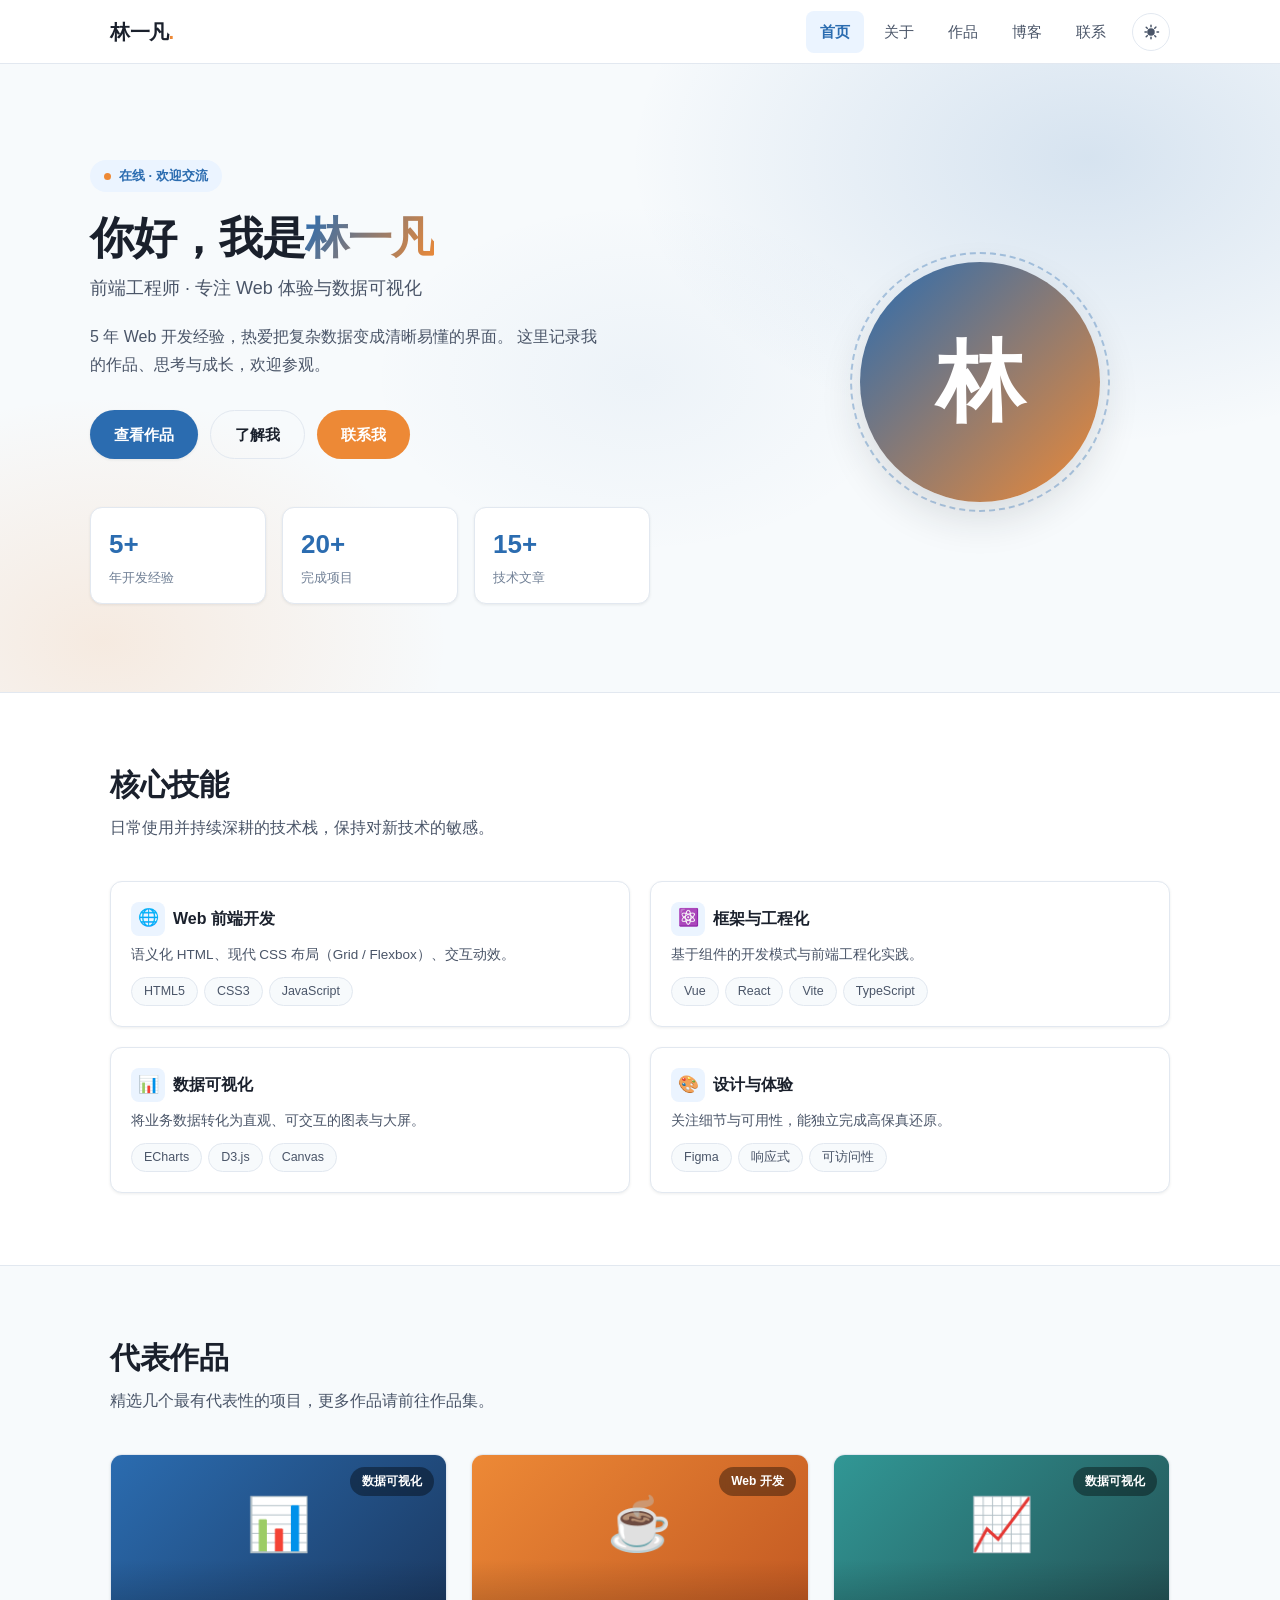
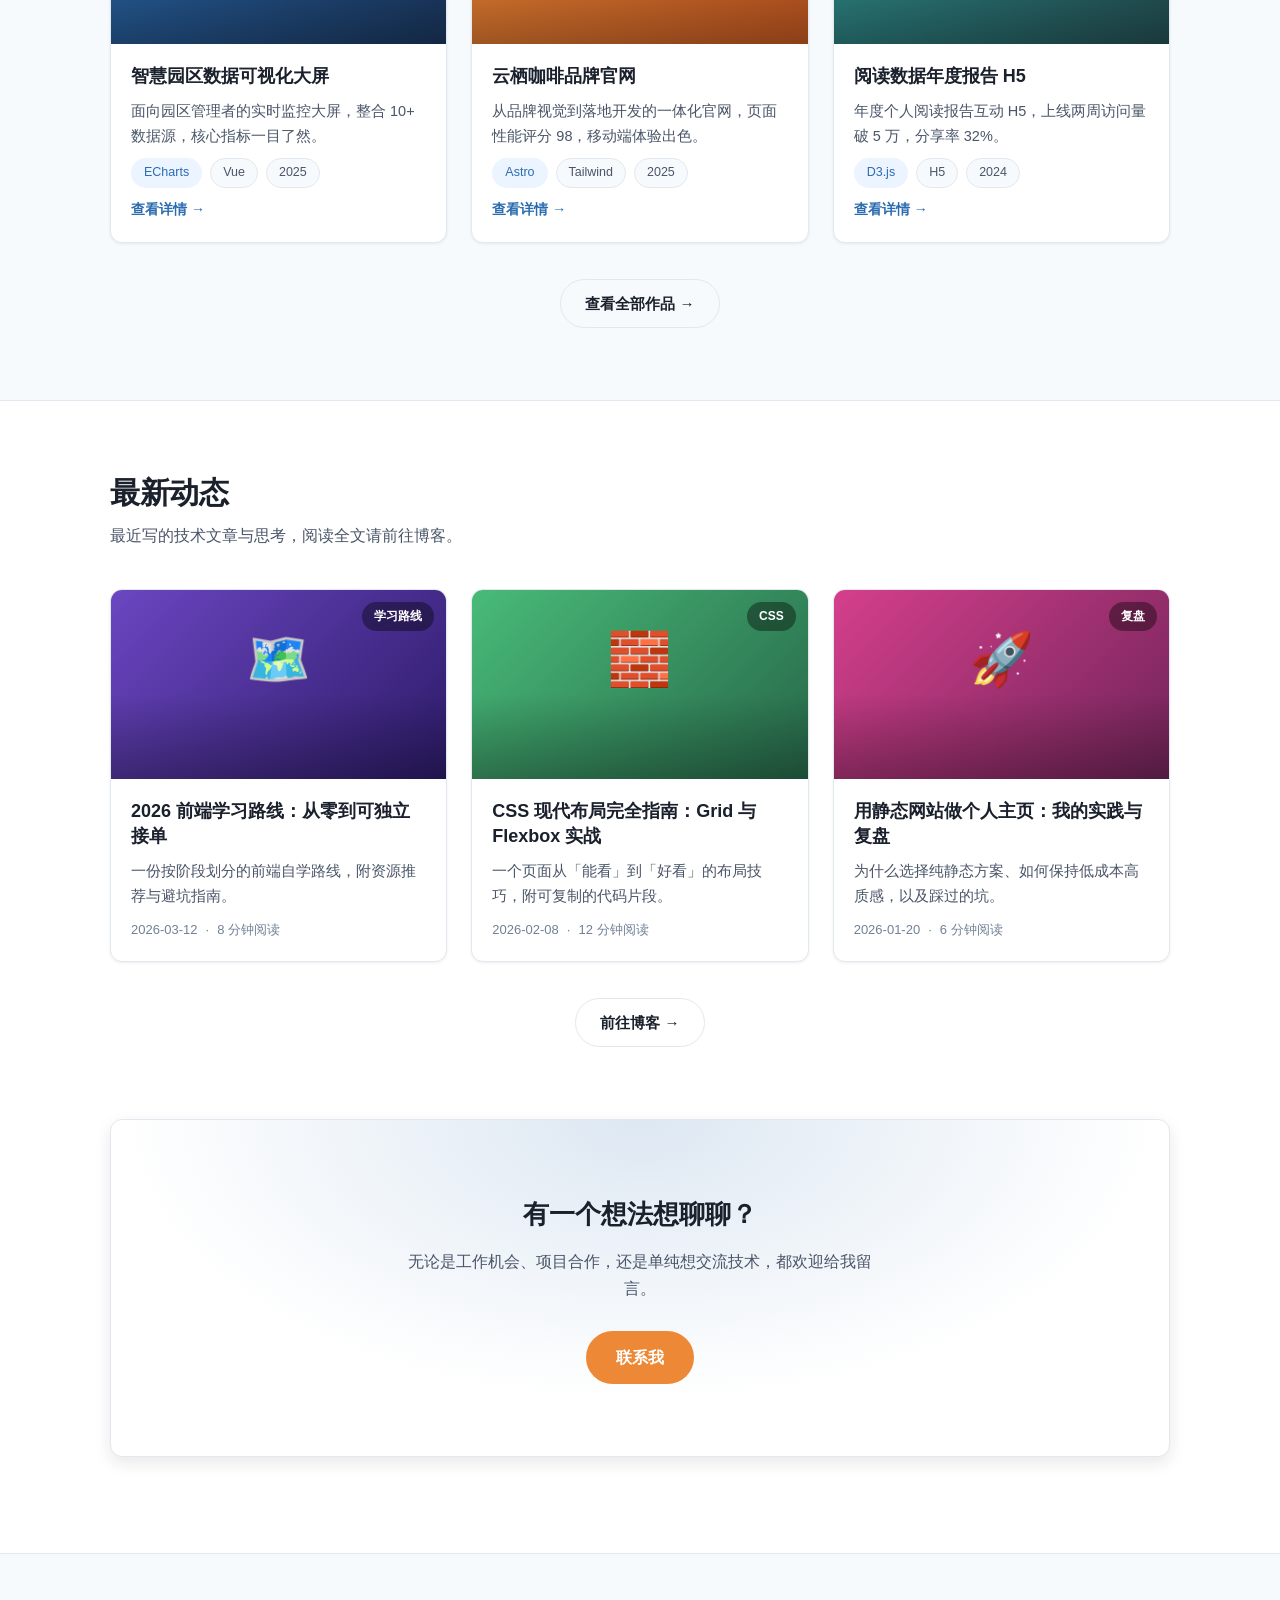
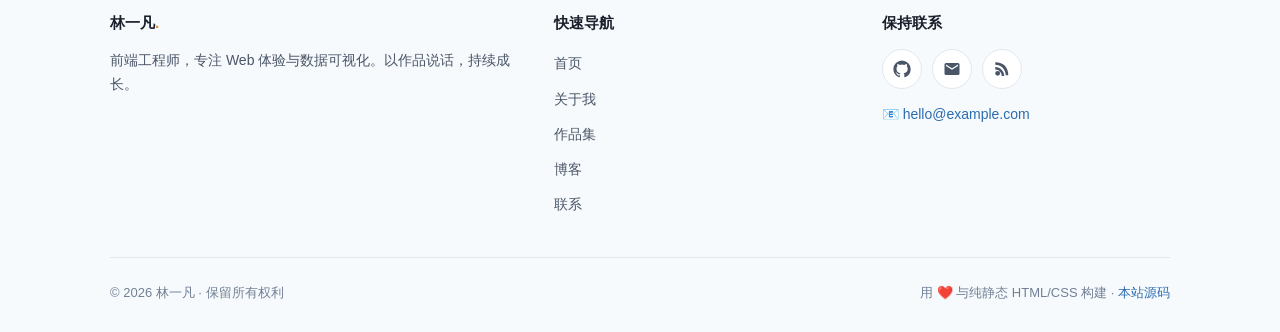
<file: index.html>
<!DOCTYPE html>
<html lang="zh-CN">
<head>
  <meta charset="UTF-8" />
  <meta name="viewport" content="width=device-width, initial-scale=1.0" />
  <title>林一凡 · 前端工程师 | 个人主页</title>
  <meta name="description" content="林一凡的个人主页：前端工程师，专注 Web 体验与数据可视化。展示个人作品、技术文章与联系方式。" />
  <meta property="og:title" content="林一凡 · 前端工程师" />
  <meta property="og:description" content="个人作品集与技术博客，欢迎交流。" />
  <meta property="og:type" content="website" />
  <link rel="icon" href="data:image/svg+xml,<svg xmlns='http://www.w3.org/2000/svg' viewBox='0 0 100 100'><text y='.9em' font-size='90'>🚀</text></svg>" />
  <link rel="stylesheet" href="css/style.css" />
</head>
<body>

  <!-- ======== 顶部导航 ======== -->
  <header class="site-header">
    <div class="container header-inner">
      <a class="logo" href="index.html">林一凡<span>.</span></a>

      <input type="checkbox" id="nav-toggle" class="nav-toggle" aria-hidden="true" />
      <label for="nav-toggle" class="nav-burger" aria-label="打开菜单">
        <span></span>
      </label>

      <nav class="site-nav" aria-label="主导航">
        <a class="nav-link active" href="index.html">首页</a>
        <a class="nav-link" href="about.html">关于</a>
        <a class="nav-link" href="works.html">作品</a>
        <a class="nav-link" href="blog.html">博客</a>
        <a class="nav-link" href="contact.html">联系</a>
        <button class="theme-toggle" id="theme-toggle" aria-label="切换深浅色模式" title="切换深浅色模式">
          <svg class="icon-sun" viewBox="0 0 24 24" aria-hidden="true"><path d="M12 7a5 5 0 1 0 0 10 5 5 0 0 0 0-10zm0-5a1 1 0 0 1 1 1v2a1 1 0 1 1-2 0V3a1 1 0 0 1 1-1zm0 16a1 1 0 0 1 1 1v2a1 1 0 1 1-2 0v-2a1 1 0 0 1 1-1zM4.9 4.9a1 1 0 0 1 1.4 0l1.4 1.4a1 1 0 1 1-1.4 1.4L4.9 6.3a1 1 0 0 1 0-1.4zm11.4 11.4a1 1 0 0 1 1.4 0l1.4 1.4a1 1 0 0 1-1.4 1.4l-1.4-1.4a1 1 0 0 1 0-1.4zM3 12a1 1 0 0 1 1-1h2a1 1 0 1 1 0 2H4a1 1 0 0 1-1-1zm16 0a1 1 0 0 1 1-1h2a1 1 0 1 1 0 2h-2a1 1 0 0 1-1-1zM4.9 19.1a1 1 0 0 1 0-1.4l1.4-1.4a1 1 0 1 1 1.4 1.4l-1.4 1.4a1 1 0 0 1-1.4 0zm11.4-11.4a1 1 0 0 1 0-1.4l1.4-1.4a1 1 0 1 1 1.4 1.4l-1.4 1.4a1 1 0 0 1-1.4 0z"/></svg>
          <svg class="icon-moon" viewBox="0 0 24 24" aria-hidden="true"><path d="M21 12.8A9 9 0 1 1 11.2 3a7 7 0 0 0 9.8 9.8z"/></svg>
        </button>
      </nav>
    </div>
  </header>

  <!-- ======== Hero 首屏 ======== -->
  <section class="hero">
    <div class="container hero-inner">
      <div class="hero-text">
        <span class="hero-eyebrow">在线 · 欢迎交流</span>
        <h1 class="hero-title">你好，我是<span class="grad">林一凡</span></h1>
        <p class="hero-role">前端工程师 · 专注 Web 体验与数据可视化</p>
        <p class="hero-sub">
          5 年 Web 开发经验，热爱把复杂数据变成清晰易懂的界面。
          这里记录我的作品、思考与成长，欢迎参观。
        </p>
        <div class="hero-actions">
          <a class="btn btn-primary" href="works.html">查看作品</a>
          <a class="btn btn-outline" href="about.html">了解我</a>
          <a class="btn btn-accent" href="contact.html">联系我</a>
        </div>
        <div class="hero-stats">
          <div class="stat"><div class="stat-num">5+</div><div class="stat-label">年开发经验</div></div>
          <div class="stat"><div class="stat-num">20+</div><div class="stat-label">完成项目</div></div>
          <div class="stat"><div class="stat-num">15+</div><div class="stat-label">技术文章</div></div>
        </div>
      </div>
      <div class="avatar-wrap">
        <div class="avatar" role="img" aria-label="林一凡头像">林</div>
      </div>
    </div>
  </section>

  <!-- ======== 核心技能 ======== -->
  <section class="section">
    <div class="container">
      <div class="section-head">
        <h2 class="section-title">核心技能</h2>
        <p class="section-sub">日常使用并持续深耕的技术栈，保持对新技术的敏感。</p>
      </div>
      <div class="skills-grid">
        <div class="skill-item">
          <div class="skill-name"><span class="ico">🌐</span>Web 前端开发</div>
          <p class="skill-desc">语义化 HTML、现代 CSS 布局（Grid / Flexbox）、交互动效。</p>
          <div class="skill-tags">
            <span class="tag">HTML5</span><span class="tag">CSS3</span><span class="tag">JavaScript</span>
          </div>
        </div>
        <div class="skill-item">
          <div class="skill-name"><span class="ico">⚛️</span>框架与工程化</div>
          <p class="skill-desc">基于组件的开发模式与前端工程化实践。</p>
          <div class="skill-tags">
            <span class="tag">Vue</span><span class="tag">React</span><span class="tag">Vite</span><span class="tag">TypeScript</span>
          </div>
        </div>
        <div class="skill-item">
          <div class="skill-name"><span class="ico">📊</span>数据可视化</div>
          <p class="skill-desc">将业务数据转化为直观、可交互的图表与大屏。</p>
          <div class="skill-tags">
            <span class="tag">ECharts</span><span class="tag">D3.js</span><span class="tag">Canvas</span>
          </div>
        </div>
        <div class="skill-item">
          <div class="skill-name"><span class="ico">🎨</span>设计与体验</div>
          <p class="skill-desc">关注细节与可用性，能独立完成高保真还原。</p>
          <div class="skill-tags">
            <span class="tag">Figma</span><span class="tag">响应式</span><span class="tag">可访问性</span>
          </div>
        </div>
      </div>
    </div>
  </section>

  <!-- ======== 代表作品 ======== -->
  <section class="section section-alt">
    <div class="container">
      <div class="section-head">
        <h2 class="section-title">代表作品</h2>
        <p class="section-sub">精选几个最有代表性的项目，更多作品请前往作品集。</p>
      </div>
      <div class="grid-3">
        <article class="card">
          <a class="card-cover grad-blue" href="works/work-1.html" aria-label="智慧园区数据可视化大屏">
            📊<span class="cover-tag">数据可视化</span>
          </a>
          <div class="card-body">
            <h3 class="card-title"><a href="works/work-1.html">智慧园区数据可视化大屏</a></h3>
            <p class="card-desc">面向园区管理者的实时监控大屏，整合 10+ 数据源，核心指标一目了然。</p>
            <div class="card-meta">
              <span class="tag tag-primary">ECharts</span>
              <span class="tag">Vue</span>
              <span class="tag">2025</span>
            </div>
            <a class="card-link" href="works/work-1.html">查看详情</a>
          </div>
        </article>

        <article class="card">
          <a class="card-cover grad-orange" href="works/work-2.html" aria-label="云栖咖啡品牌官网">
            ☕<span class="cover-tag">Web 开发</span>
          </a>
          <div class="card-body">
            <h3 class="card-title"><a href="works/work-2.html">云栖咖啡品牌官网</a></h3>
            <p class="card-desc">从品牌视觉到落地开发的一体化官网，页面性能评分 98，移动端体验出色。</p>
            <div class="card-meta">
              <span class="tag tag-primary">Astro</span>
              <span class="tag">Tailwind</span>
              <span class="tag">2025</span>
            </div>
            <a class="card-link" href="works/work-2.html">查看详情</a>
          </div>
        </article>

        <article class="card">
          <a class="card-cover grad-teal" href="works/work-3.html" aria-label="阅读数据年度报告">
            📈<span class="cover-tag">数据可视化</span>
          </a>
          <div class="card-body">
            <h3 class="card-title"><a href="works/work-3.html">阅读数据年度报告 H5</a></h3>
            <p class="card-desc">年度个人阅读报告互动 H5，上线两周访问量破 5 万，分享率 32%。</p>
            <div class="card-meta">
              <span class="tag tag-primary">D3.js</span>
              <span class="tag">H5</span>
              <span class="tag">2024</span>
            </div>
            <a class="card-link" href="works/work-3.html">查看详情</a>
          </div>
        </article>
      </div>
      <div style="text-align:center; margin-top:36px;">
        <a class="btn btn-outline" href="works.html">查看全部作品 →</a>
      </div>
    </div>
  </section>

  <!-- ======== 最新动态（博客） ======== -->
  <section class="section">
    <div class="container">
      <div class="section-head">
        <h2 class="section-title">最新动态</h2>
        <p class="section-sub">最近写的技术文章与思考，阅读全文请前往博客。</p>
      </div>
      <div class="grid-3">
        <article class="card">
          <a class="card-cover grad-purple" href="blog/post-1.html" aria-label="前端学习路线文章">
            🗺️<span class="cover-tag">学习路线</span>
          </a>
          <div class="card-body">
            <h3 class="card-title"><a href="blog/post-1.html">2026 前端学习路线：从零到可独立接单</a></h3>
            <p class="card-desc">一份按阶段划分的前端自学路线，附资源推荐与避坑指南。</p>
            <div class="card-meta">
              <span>2026-03-12</span><span>·</span><span>8 分钟阅读</span>
            </div>
          </div>
        </article>

        <article class="card">
          <a class="card-cover grad-green" href="blog/post-2.html" aria-label="CSS 现代布局文章">
            🧱<span class="cover-tag">CSS</span>
          </a>
          <div class="card-body">
            <h3 class="card-title"><a href="blog/post-2.html">CSS 现代布局完全指南：Grid 与 Flexbox 实战</a></h3>
            <p class="card-desc">一个页面从「能看」到「好看」的布局技巧，附可复制的代码片段。</p>
            <div class="card-meta">
              <span>2026-02-08</span><span>·</span><span>12 分钟阅读</span>
            </div>
          </div>
        </article>

        <article class="card">
          <a class="card-cover grad-pink" href="blog/post-3.html" aria-label="个人网站复盘文章">
            🚀<span class="cover-tag">复盘</span>
          </a>
          <div class="card-body">
            <h3 class="card-title"><a href="blog/post-3.html">用静态网站做个人主页：我的实践与复盘</a></h3>
            <p class="card-desc">为什么选择纯静态方案、如何保持低成本高质感，以及踩过的坑。</p>
            <div class="card-meta">
              <span>2026-01-20</span><span>·</span><span>6 分钟阅读</span>
            </div>
          </div>
        </article>
      </div>
      <div style="text-align:center; margin-top:36px;">
        <a class="btn btn-outline" href="blog.html">前往博客 →</a>
      </div>
    </div>
  </section>

  <!-- ======== CTA ======== -->
  <section class="section" style="padding-top:0;">
    <div class="container">
      <div class="cta">
        <h2 class="cta-title">有一个想法想聊聊？</h2>
        <p class="cta-sub">无论是工作机会、项目合作，还是单纯想交流技术，都欢迎给我留言。</p>
        <a class="btn btn-accent btn-lg" href="contact.html">联系我</a>
      </div>
    </div>
  </section>

  <!-- ======== 页脚 ======== -->
  <footer class="site-footer">
    <div class="container">
      <div class="footer-grid">
        <div class="footer-col">
          <h3 class="footer-title">林一凡<span style="color:var(--accent)">.</span></h3>
          <p>前端工程师，专注 Web 体验与数据可视化。以作品说话，持续成长。</p>
        </div>
        <div class="footer-col">
          <h3 class="footer-title">快速导航</h3>
          <ul class="footer-links">
            <li><a href="index.html">首页</a></li>
            <li><a href="about.html">关于我</a></li>
            <li><a href="works.html">作品集</a></li>
            <li><a href="blog.html">博客</a></li>
            <li><a href="contact.html">联系</a></li>
          </ul>
        </div>
        <div class="footer-col">
          <h3 class="footer-title">保持联系</h3>
          <div class="social-links" style="margin-bottom:14px;">
            <a class="social-link" href="https://github.com/" target="_blank" rel="noopener noreferrer" aria-label="GitHub">
              <svg viewBox="0 0 24 24" aria-hidden="true"><path d="M12 .5A11.5 11.5 0 0 0 .5 12a11.5 11.5 0 0 0 7.9 10.9c.6.1.8-.2.8-.5v-2c-3.2.7-3.9-1.4-3.9-1.4-.5-1.3-1.3-1.7-1.3-1.7-1-.7.1-.7.1-.7 1.2.1 1.8 1.2 1.8 1.2 1 1.8 2.7 1.3 3.4 1 .1-.8.4-1.3.7-1.6-2.6-.3-5.3-1.3-5.3-5.7 0-1.3.4-2.3 1.2-3.1-.1-.3-.5-1.5.1-3.1 0 0 1-.3 3.2 1.2a11 11 0 0 1 5.8 0C17.3 5 18.3 5.3 18.3 5.3c.6 1.6.2 2.8.1 3.1.8.8 1.2 1.8 1.2 3.1 0 4.4-2.7 5.4-5.3 5.7.4.4.8 1.1.8 2.2v3.2c0 .3.2.6.8.5A11.5 11.5 0 0 0 23.5 12 11.5 11.5 0 0 0 12 .5z"/></svg>
            </a>
            <a class="social-link" href="mailto:hello@example.com" aria-label="发送邮件">
              <svg viewBox="0 0 24 24" aria-hidden="true"><path d="M20 4H4a2 2 0 0 0-2 2v12a2 2 0 0 0 2 2h16a2 2 0 0 0 2-2V6a2 2 0 0 0-2-2zm0 4-8 5-8-5V6l8 5 8-5v2z"/></svg>
            </a>
            <a class="social-link" href="https://example.com/rss.xml" target="_blank" rel="noopener noreferrer" aria-label="RSS 订阅">
              <svg viewBox="0 0 24 24" aria-hidden="true"><path d="M6.2 14.5a3.3 3.3 0 1 0 0 6.6 3.3 3.3 0 0 0 0-6.6zM3 3v3.4c7.7 0 14 6.3 14 14H20.4C20.4 9.8 14.2 3 3 3zm0 6.3v3.4c4.8 0 8.7 3.9 8.7 8.7H15c0-6.7-5.4-12.1-12-12.1z"/></svg>
            </a>
          </div>
          <p>📧 <a href="mailto:hello@example.com" style="font-size:14px;">hello@example.com</a></p>
        </div>
      </div>
      <div class="footer-bottom">
        <span>© <span id="year">2026</span> 林一凡 · 保留所有权利</span>
        <span>用 ❤️ 与纯静态 HTML/CSS 构建 · <a href="https://github.com/" target="_blank" rel="noopener noreferrer">本站源码</a></span>
      </div>
    </div>
  </footer>

  <script src="js/main.js"></script>
</body>
</html>
</file>
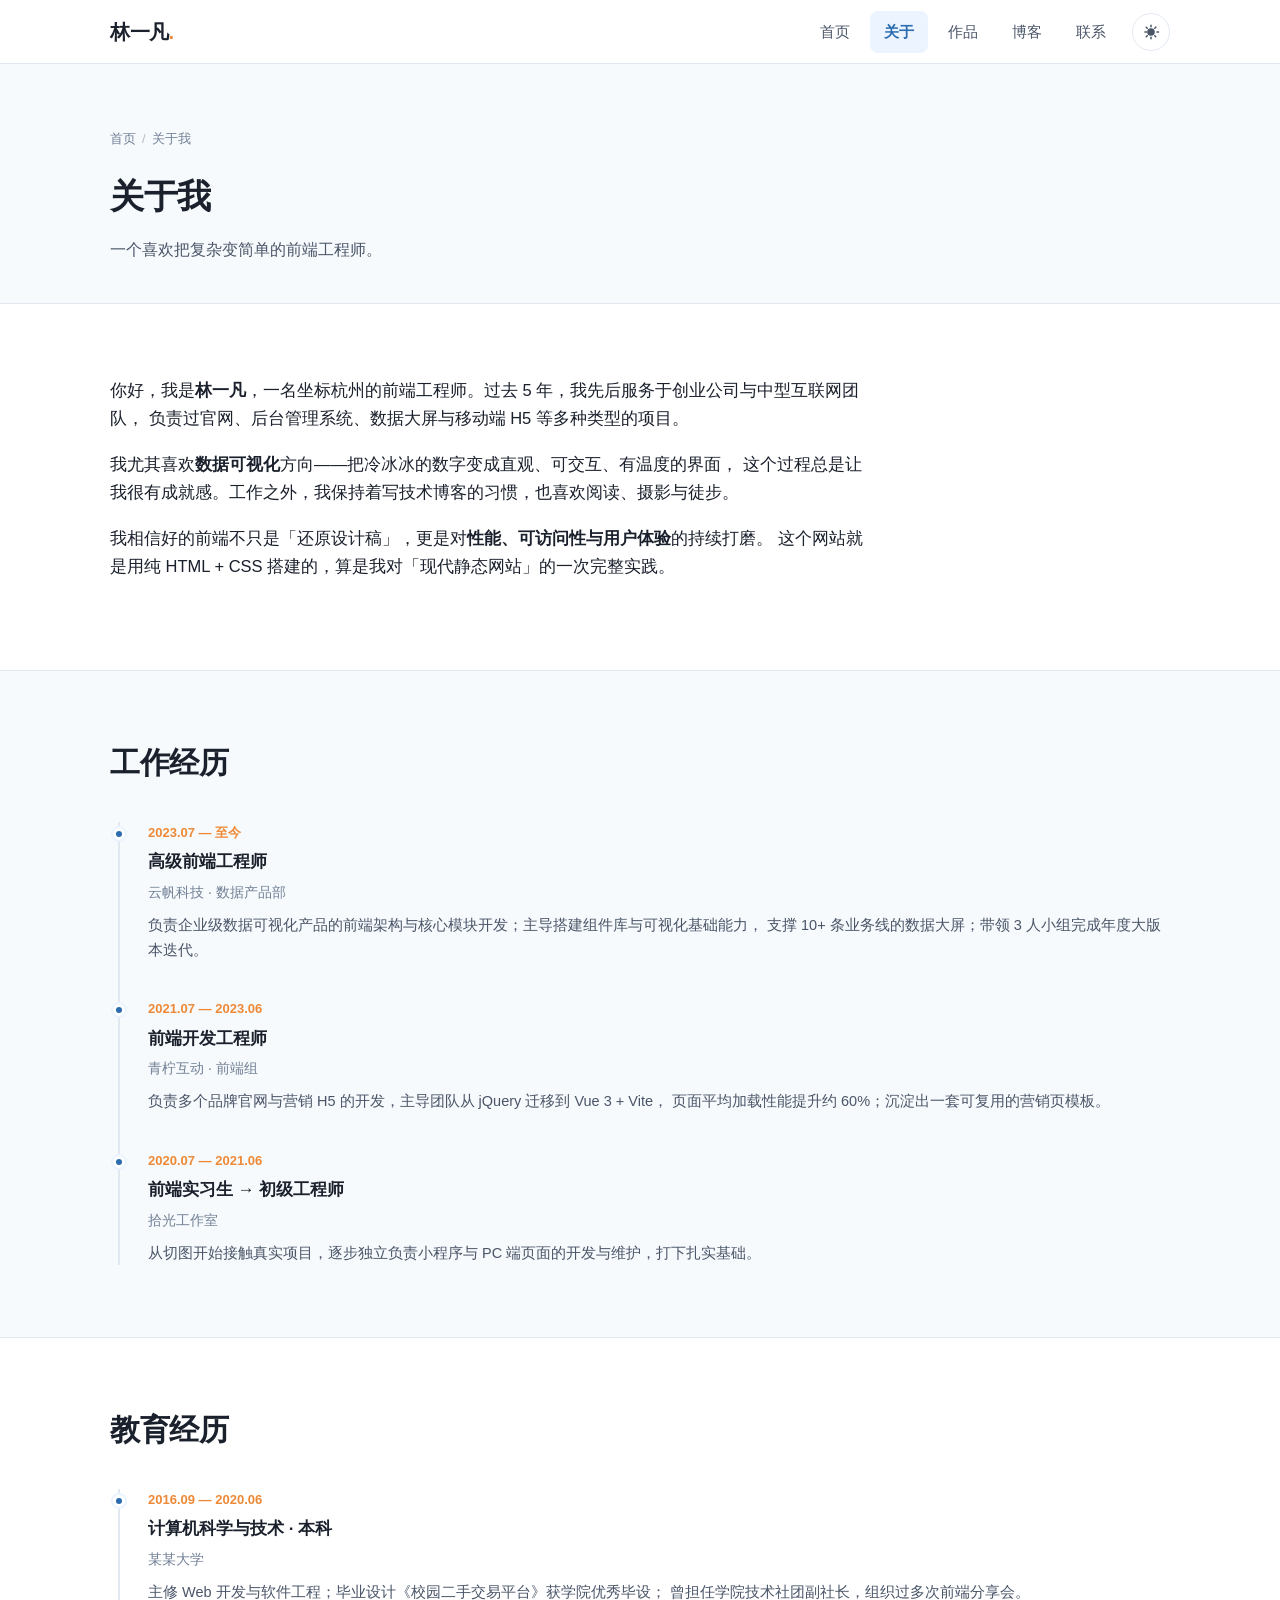
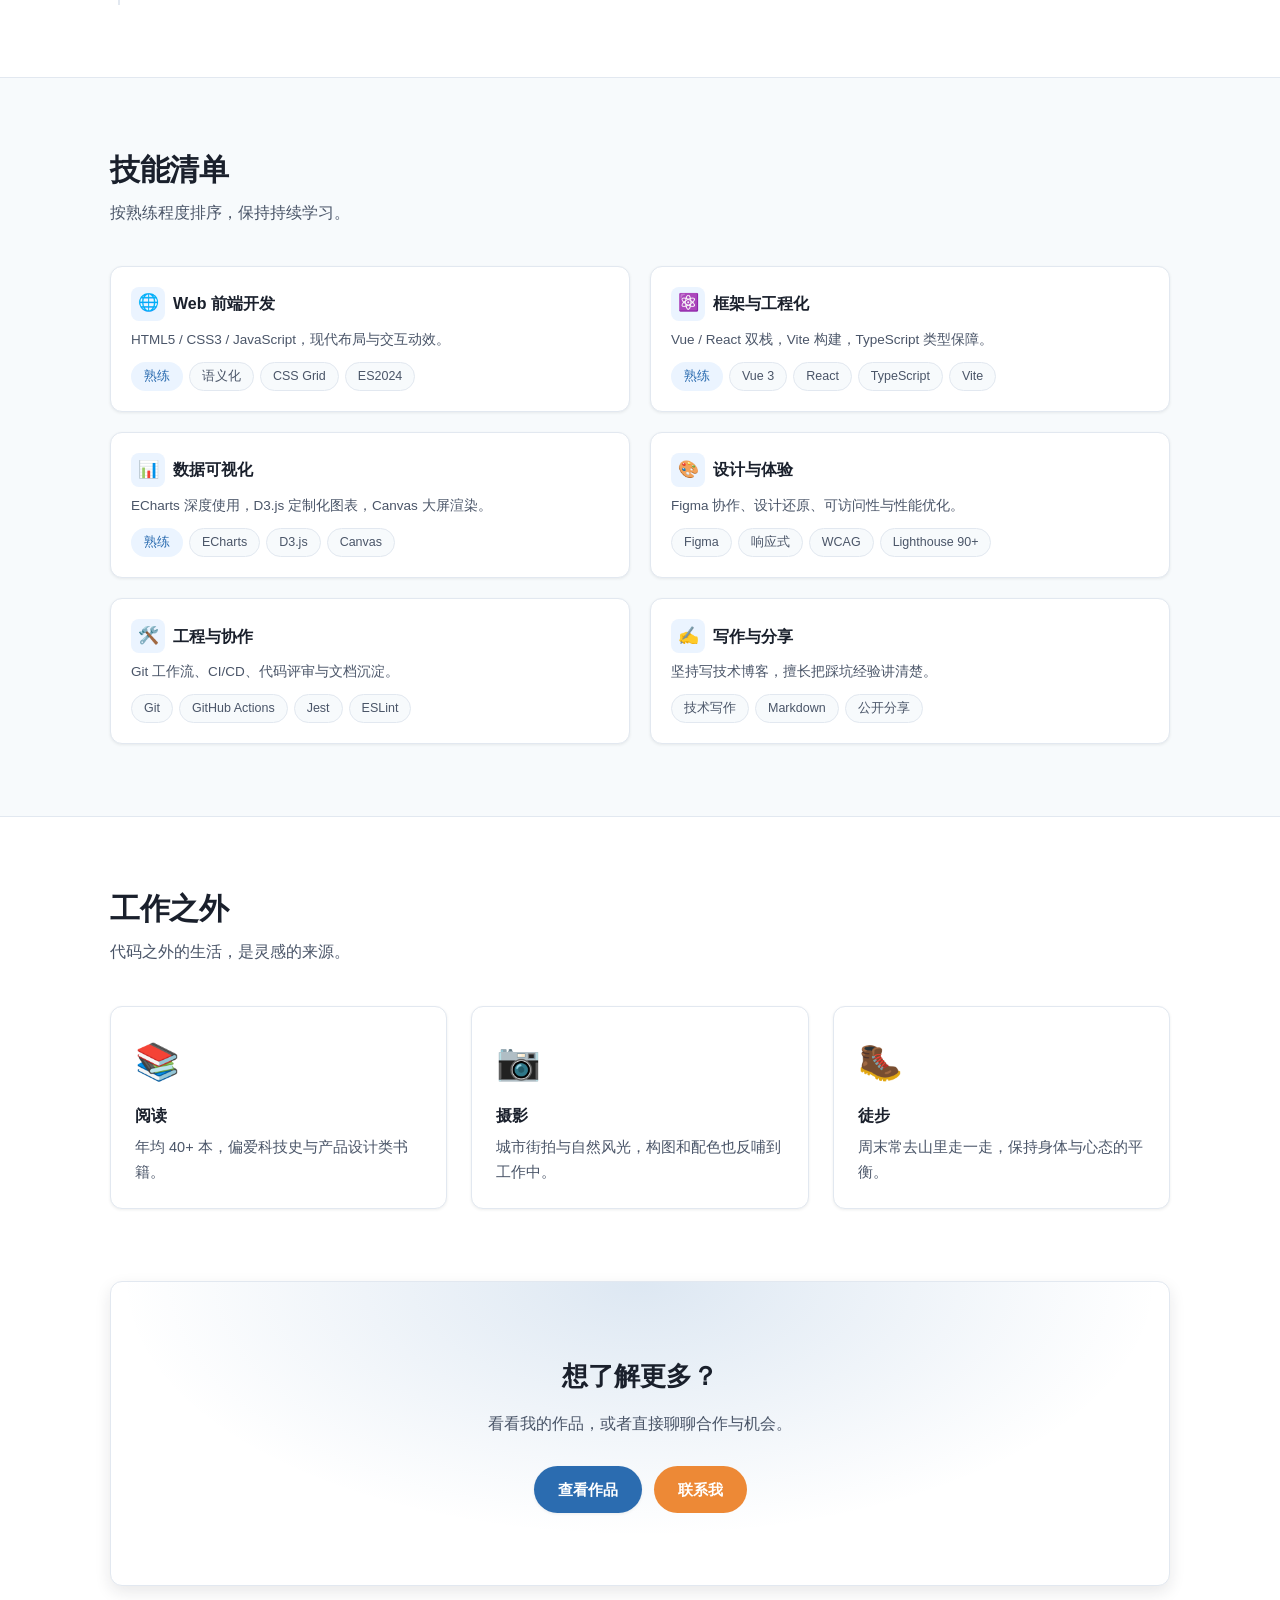
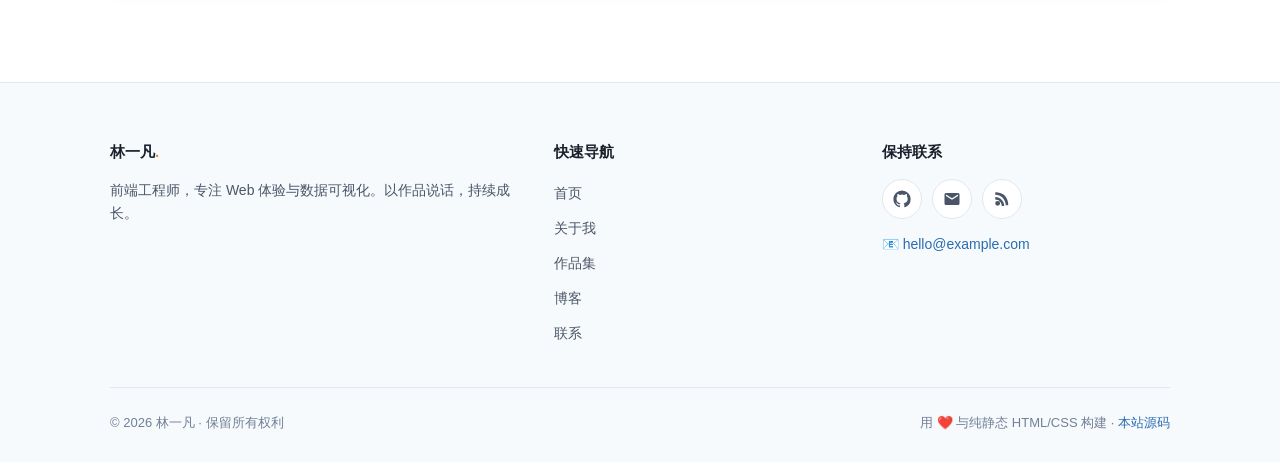
<file: about.html>
<!DOCTYPE html>
<html lang="zh-CN">
<head>
  <meta charset="UTF-8" />
  <meta name="viewport" content="width=device-width, initial-scale=1.0" />
  <title>关于我 · 林一凡</title>
  <meta name="description" content="林一凡的个人介绍：5 年前端开发经验，专注 Web 体验与数据可视化，欢迎了解我的经历与技能。" />
  <link rel="icon" href="data:image/svg+xml,<svg xmlns='http://www.w3.org/2000/svg' viewBox='0 0 100 100'><text y='.9em' font-size='90'>🚀</text></svg>" />
  <link rel="stylesheet" href="css/style.css" />
</head>
<body>

  <!-- ======== 顶部导航 ======== -->
  <header class="site-header">
    <div class="container header-inner">
      <a class="logo" href="index.html">林一凡<span>.</span></a>

      <input type="checkbox" id="nav-toggle" class="nav-toggle" aria-hidden="true" />
      <label for="nav-toggle" class="nav-burger" aria-label="打开菜单">
        <span></span>
      </label>

      <nav class="site-nav" aria-label="主导航">
        <a class="nav-link" href="index.html">首页</a>
        <a class="nav-link active" href="about.html">关于</a>
        <a class="nav-link" href="works.html">作品</a>
        <a class="nav-link" href="blog.html">博客</a>
        <a class="nav-link" href="contact.html">联系</a>
        <button class="theme-toggle" id="theme-toggle" aria-label="切换深浅色模式" title="切换深浅色模式">
          <svg class="icon-sun" viewBox="0 0 24 24" aria-hidden="true"><path d="M12 7a5 5 0 1 0 0 10 5 5 0 0 0 0-10zm0-5a1 1 0 0 1 1 1v2a1 1 0 1 1-2 0V3a1 1 0 0 1 1-1zm0 16a1 1 0 0 1 1 1v2a1 1 0 1 1-2 0v-2a1 1 0 0 1 1-1zM4.9 4.9a1 1 0 0 1 1.4 0l1.4 1.4a1 1 0 1 1-1.4 1.4L4.9 6.3a1 1 0 0 1 0-1.4zm11.4 11.4a1 1 0 0 1 1.4 0l1.4 1.4a1 1 0 0 1-1.4 1.4l-1.4-1.4a1 1 0 0 1 0-1.4zM3 12a1 1 0 0 1 1-1h2a1 1 0 1 1 0 2H4a1 1 0 0 1-1-1zm16 0a1 1 0 0 1 1-1h2a1 1 0 1 1 0 2h-2a1 1 0 0 1-1-1zM4.9 19.1a1 1 0 0 1 0-1.4l1.4-1.4a1 1 0 1 1 1.4 1.4l-1.4 1.4a1 1 0 0 1-1.4 0zm11.4-11.4a1 1 0 0 1 0-1.4l1.4-1.4a1 1 0 1 1 1.4 1.4l-1.4 1.4a1 1 0 0 1-1.4 0z"/></svg>
          <svg class="icon-moon" viewBox="0 0 24 24" aria-hidden="true"><path d="M21 12.8A9 9 0 1 1 11.2 3a7 7 0 0 0 9.8 9.8z"/></svg>
        </button>
      </nav>
    </div>
  </header>

  <!-- ======== 页头 ======== -->
  <section class="page-head">
    <div class="container">
      <nav class="breadcrumb" aria-label="面包屑">
        <a href="index.html">首页</a><span class="sep">/</span><span>关于我</span>
      </nav>
      <h1 class="page-title">关于我</h1>
      <p class="page-sub">一个喜欢把复杂变简单的前端工程师。</p>
    </div>
  </section>

  <!-- ======== 个人简介 ======== -->
  <section class="section">
    <div class="container">
      <div class="article-body" style="max-width:760px; margin:0;">
        <p>
          你好，我是<strong>林一凡</strong>，一名坐标杭州的前端工程师。过去 5 年，我先后服务于创业公司与中型互联网团队，
          负责过官网、后台管理系统、数据大屏与移动端 H5 等多种类型的项目。
        </p>
        <p>
          我尤其喜欢<strong>数据可视化</strong>方向——把冷冰冰的数字变成直观、可交互、有温度的界面，
          这个过程总是让我很有成就感。工作之外，我保持着写技术博客的习惯，也喜欢阅读、摄影与徒步。
        </p>
        <p>
          我相信好的前端不只是「还原设计稿」，更是对<strong>性能、可访问性与用户体验</strong>的持续打磨。
          这个网站就是用纯 HTML + CSS 搭建的，算是我对「现代静态网站」的一次完整实践。
        </p>
      </div>
    </div>
  </section>

  <!-- ======== 工作经历 ======== -->
  <section class="section section-alt">
    <div class="container">
      <div class="section-head">
        <h2 class="section-title">工作经历</h2>
      </div>
      <div class="timeline">
        <div class="timeline-item">
          <div class="timeline-period">2023.07 — 至今</div>
          <h3 class="timeline-role">高级前端工程师</h3>
          <div class="timeline-org">云帆科技 · 数据产品部</div>
          <p class="timeline-content">
            负责企业级数据可视化产品的前端架构与核心模块开发；主导搭建组件库与可视化基础能力，
            支撑 10+ 条业务线的数据大屏；带领 3 人小组完成年度大版本迭代。
          </p>
        </div>
        <div class="timeline-item">
          <div class="timeline-period">2021.07 — 2023.06</div>
          <h3 class="timeline-role">前端开发工程师</h3>
          <div class="timeline-org">青柠互动 · 前端组</div>
          <p class="timeline-content">
            负责多个品牌官网与营销 H5 的开发，主导团队从 jQuery 迁移到 Vue 3 + Vite，
            页面平均加载性能提升约 60%；沉淀出一套可复用的营销页模板。
          </p>
        </div>
        <div class="timeline-item">
          <div class="timeline-period">2020.07 — 2021.06</div>
          <h3 class="timeline-role">前端实习生 → 初级工程师</h3>
          <div class="timeline-org">拾光工作室</div>
          <p class="timeline-content">
            从切图开始接触真实项目，逐步独立负责小程序与 PC 端页面的开发与维护，打下扎实基础。
          </p>
        </div>
      </div>
    </div>
  </section>

  <!-- ======== 教育经历 ======== -->
  <section class="section">
    <div class="container">
      <div class="section-head">
        <h2 class="section-title">教育经历</h2>
      </div>
      <div class="timeline">
        <div class="timeline-item">
          <div class="timeline-period">2016.09 — 2020.06</div>
          <h3 class="timeline-role">计算机科学与技术 · 本科</h3>
          <div class="timeline-org">某某大学</div>
          <p class="timeline-content">
            主修 Web 开发与软件工程；毕业设计《校园二手交易平台》获学院优秀毕设；
            曾担任学院技术社团副社长，组织过多次前端分享会。
          </p>
        </div>
      </div>
    </div>
  </section>

  <!-- ======== 技能与证书 ======== -->
  <section class="section section-alt">
    <div class="container">
      <div class="section-head">
        <h2 class="section-title">技能清单</h2>
        <p class="section-sub">按熟练程度排序，保持持续学习。</p>
      </div>
      <div class="skills-grid">
        <div class="skill-item">
          <div class="skill-name"><span class="ico">🌐</span>Web 前端开发</div>
          <p class="skill-desc">HTML5 / CSS3 / JavaScript，现代布局与交互动效。</p>
          <div class="skill-tags">
            <span class="tag tag-primary">熟练</span>
            <span class="tag">语义化</span><span class="tag">CSS Grid</span><span class="tag">ES2024</span>
          </div>
        </div>
        <div class="skill-item">
          <div class="skill-name"><span class="ico">⚛️</span>框架与工程化</div>
          <p class="skill-desc">Vue / React 双栈，Vite 构建，TypeScript 类型保障。</p>
          <div class="skill-tags">
            <span class="tag tag-primary">熟练</span>
            <span class="tag">Vue 3</span><span class="tag">React</span><span class="tag">TypeScript</span><span class="tag">Vite</span>
          </div>
        </div>
        <div class="skill-item">
          <div class="skill-name"><span class="ico">📊</span>数据可视化</div>
          <p class="skill-desc">ECharts 深度使用，D3.js 定制化图表，Canvas 大屏渲染。</p>
          <div class="skill-tags">
            <span class="tag tag-primary">熟练</span>
            <span class="tag">ECharts</span><span class="tag">D3.js</span><span class="tag">Canvas</span>
          </div>
        </div>
        <div class="skill-item">
          <div class="skill-name"><span class="ico">🎨</span>设计与体验</div>
          <p class="skill-desc">Figma 协作、设计还原、可访问性与性能优化。</p>
          <div class="skill-tags">
            <span class="tag">Figma</span><span class="tag">响应式</span><span class="tag">WCAG</span><span class="tag">Lighthouse 90+</span>
          </div>
        </div>
        <div class="skill-item">
          <div class="skill-name"><span class="ico">🛠️</span>工程与协作</div>
          <p class="skill-desc">Git 工作流、CI/CD、代码评审与文档沉淀。</p>
          <div class="skill-tags">
            <span class="tag">Git</span><span class="tag">GitHub Actions</span><span class="tag">Jest</span><span class="tag">ESLint</span>
          </div>
        </div>
        <div class="skill-item">
          <div class="skill-name"><span class="ico">✍️</span>写作与分享</div>
          <p class="skill-desc">坚持写技术博客，擅长把踩坑经验讲清楚。</p>
          <div class="skill-tags">
            <span class="tag">技术写作</span><span class="tag">Markdown</span><span class="tag">公开分享</span>
          </div>
        </div>
      </div>
    </div>
  </section>

  <!-- ======== 兴趣 ======== -->
  <section class="section">
    <div class="container">
      <div class="section-head">
        <h2 class="section-title">工作之外</h2>
        <p class="section-sub">代码之外的生活，是灵感的来源。</p>
      </div>
      <div class="grid-3">
        <div class="card" style="padding:24px;">
          <div style="font-size:36px; margin-bottom:10px;">📚</div>
          <h3 style="font-size:16px; font-weight:700; margin-bottom:6px;">阅读</h3>
          <p class="card-desc">年均 40+ 本，偏爱科技史与产品设计类书籍。</p>
        </div>
        <div class="card" style="padding:24px;">
          <div style="font-size:36px; margin-bottom:10px;">📷</div>
          <h3 style="font-size:16px; font-weight:700; margin-bottom:6px;">摄影</h3>
          <p class="card-desc">城市街拍与自然风光，构图和配色也反哺到工作中。</p>
        </div>
        <div class="card" style="padding:24px;">
          <div style="font-size:36px; margin-bottom:10px;">🥾</div>
          <h3 style="font-size:16px; font-weight:700; margin-bottom:6px;">徒步</h3>
          <p class="card-desc">周末常去山里走一走，保持身体与心态的平衡。</p>
        </div>
      </div>
    </div>
  </section>

  <!-- ======== CTA ======== -->
  <section class="section" style="padding-top:0;">
    <div class="container">
      <div class="cta">
        <h2 class="cta-title">想了解更多？</h2>
        <p class="cta-sub">看看我的作品，或者直接聊聊合作与机会。</p>
        <div class="hero-actions" style="justify-content:center;">
          <a class="btn btn-primary" href="works.html">查看作品</a>
          <a class="btn btn-accent" href="contact.html">联系我</a>
        </div>
      </div>
    </div>
  </section>

  <!-- ======== 页脚 ======== -->
  <footer class="site-footer">
    <div class="container">
      <div class="footer-grid">
        <div class="footer-col">
          <h3 class="footer-title">林一凡<span style="color:var(--accent)">.</span></h3>
          <p>前端工程师，专注 Web 体验与数据可视化。以作品说话，持续成长。</p>
        </div>
        <div class="footer-col">
          <h3 class="footer-title">快速导航</h3>
          <ul class="footer-links">
            <li><a href="index.html">首页</a></li>
            <li><a href="about.html">关于我</a></li>
            <li><a href="works.html">作品集</a></li>
            <li><a href="blog.html">博客</a></li>
            <li><a href="contact.html">联系</a></li>
          </ul>
        </div>
        <div class="footer-col">
          <h3 class="footer-title">保持联系</h3>
          <div class="social-links" style="margin-bottom:14px;">
            <a class="social-link" href="https://github.com/" target="_blank" rel="noopener noreferrer" aria-label="GitHub">
              <svg viewBox="0 0 24 24" aria-hidden="true"><path d="M12 .5A11.5 11.5 0 0 0 .5 12a11.5 11.5 0 0 0 7.9 10.9c.6.1.8-.2.8-.5v-2c-3.2.7-3.9-1.4-3.9-1.4-.5-1.3-1.3-1.7-1.3-1.7-1-.7.1-.7.1-.7 1.2.1 1.8 1.2 1.8 1.2 1 1.8 2.7 1.3 3.4 1 .1-.8.4-1.3.7-1.6-2.6-.3-5.3-1.3-5.3-5.7 0-1.3.4-2.3 1.2-3.1-.1-.3-.5-1.5.1-3.1 0 0 1-.3 3.2 1.2a11 11 0 0 1 5.8 0C17.3 5 18.3 5.3 18.3 5.3c.6 1.6.2 2.8.1 3.1.8.8 1.2 1.8 1.2 3.1 0 4.4-2.7 5.4-5.3 5.7.4.4.8 1.1.8 2.2v3.2c0 .3.2.6.8.5A11.5 11.5 0 0 0 23.5 12 11.5 11.5 0 0 0 12 .5z"/></svg>
            </a>
            <a class="social-link" href="mailto:hello@example.com" aria-label="发送邮件">
              <svg viewBox="0 0 24 24" aria-hidden="true"><path d="M20 4H4a2 2 0 0 0-2 2v12a2 2 0 0 0 2 2h16a2 2 0 0 0 2-2V6a2 2 0 0 0-2-2zm0 4-8 5-8-5V6l8 5 8-5v2z"/></svg>
            </a>
            <a class="social-link" href="https://example.com/rss.xml" target="_blank" rel="noopener noreferrer" aria-label="RSS 订阅">
              <svg viewBox="0 0 24 24" aria-hidden="true"><path d="M6.2 14.5a3.3 3.3 0 1 0 0 6.6 3.3 3.3 0 0 0 0-6.6zM3 3v3.4c7.7 0 14 6.3 14 14H20.4C20.4 9.8 14.2 3 3 3zm0 6.3v3.4c4.8 0 8.7 3.9 8.7 8.7H15c0-6.7-5.4-12.1-12-12.1z"/></svg>
            </a>
          </div>
          <p>📧 <a href="mailto:hello@example.com" style="font-size:14px;">hello@example.com</a></p>
        </div>
      </div>
      <div class="footer-bottom">
        <span>© <span id="year">2026</span> 林一凡 · 保留所有权利</span>
        <span>用 ❤️ 与纯静态 HTML/CSS 构建 · <a href="https://github.com/" target="_blank" rel="noopener noreferrer">本站源码</a></span>
      </div>
    </div>
  </footer>

  <script src="js/main.js"></script>
</body>
</html>
</file>
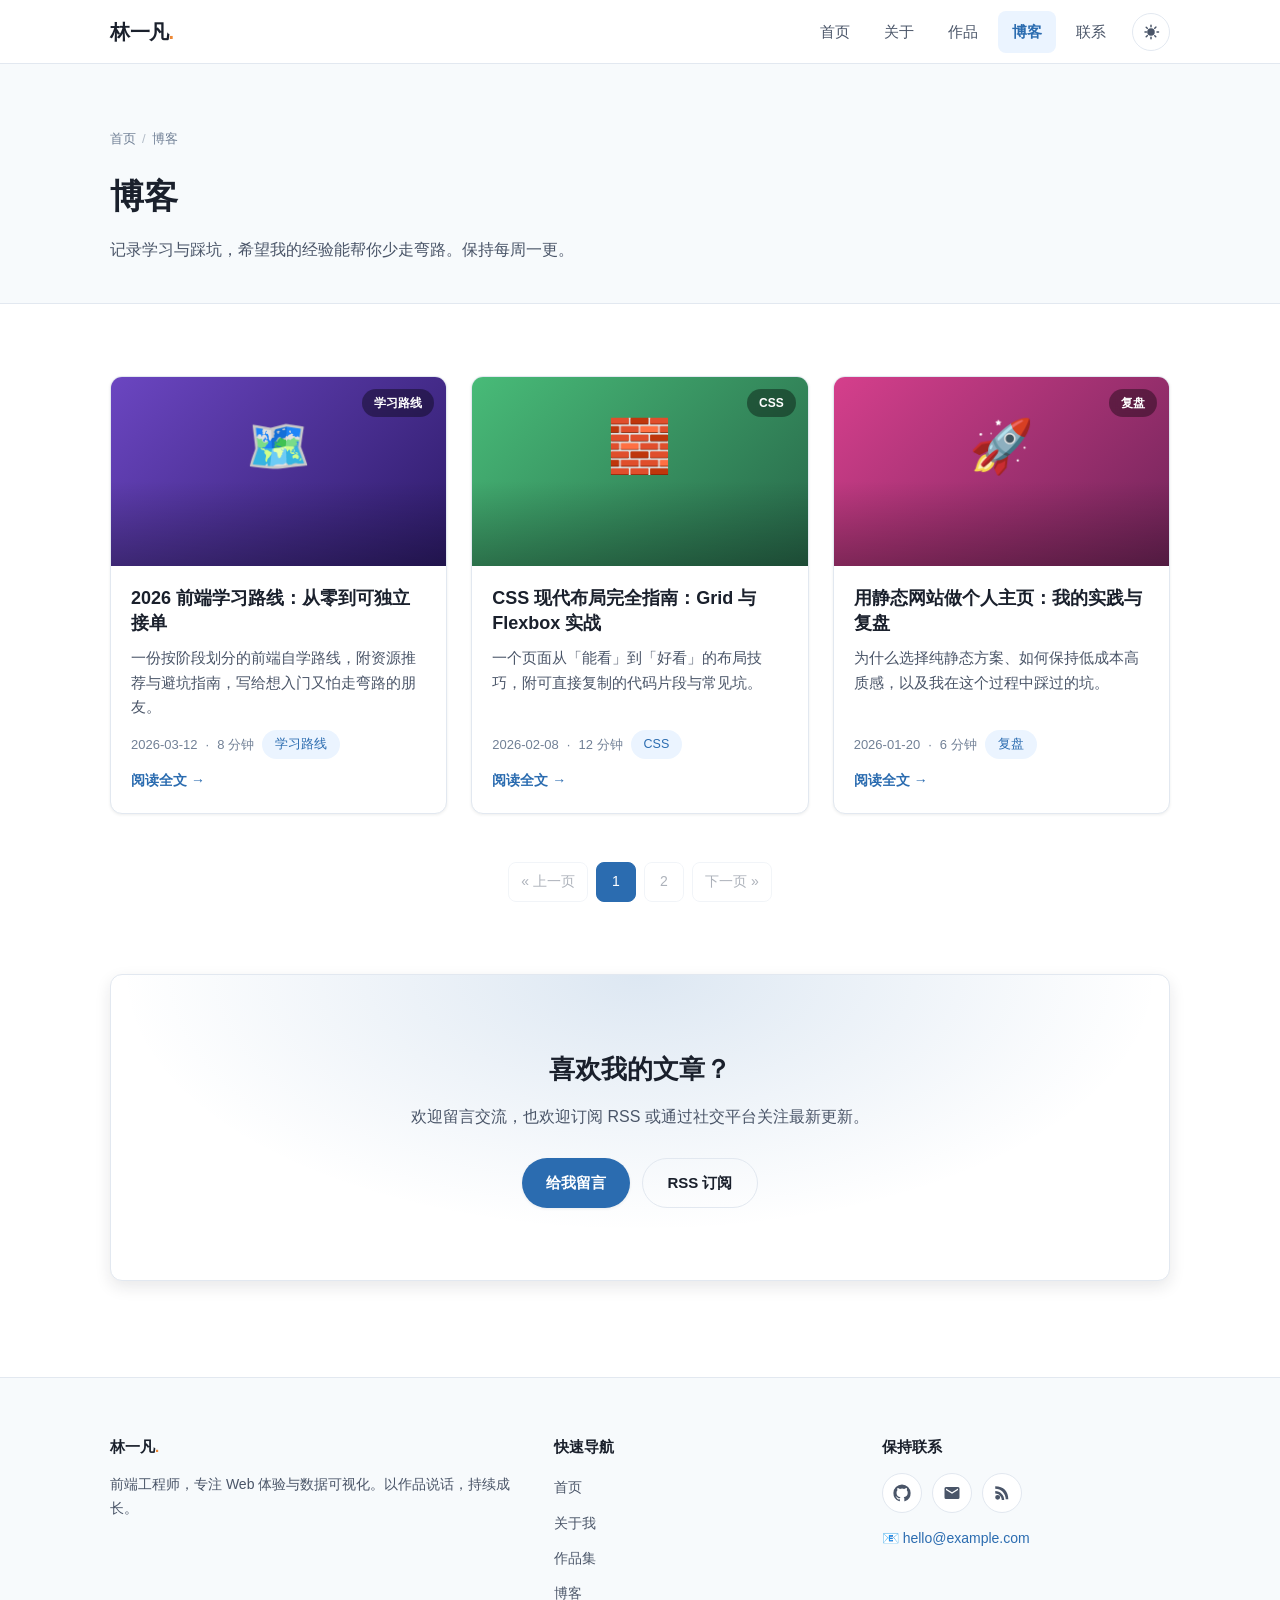
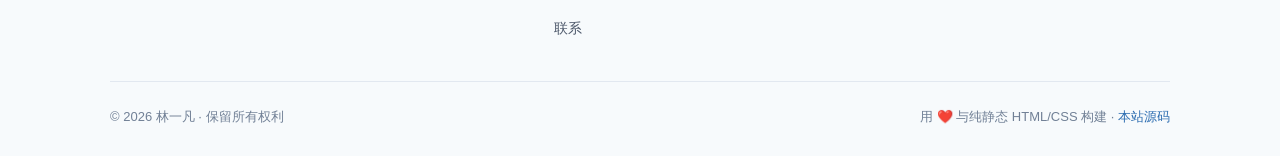
<file: blog.html>
<!DOCTYPE html>
<html lang="zh-CN">
<head>
  <meta charset="UTF-8" />
  <meta name="viewport" content="width=device-width, initial-scale=1.0" />
  <title>博客 · 林一凡</title>
  <meta name="description" content="林一凡的技术博客：前端学习路线、CSS 现代布局、静态网站实践等原创文章。" />
  <link rel="icon" href="data:image/svg+xml,<svg xmlns='http://www.w3.org/2000/svg' viewBox='0 0 100 100'><text y='.9em' font-size='90'>🚀</text></svg>" />
  <link rel="stylesheet" href="css/style.css" />
</head>
<body>

  <!-- ======== 顶部导航 ======== -->
  <header class="site-header">
    <div class="container header-inner">
      <a class="logo" href="index.html">林一凡<span>.</span></a>

      <input type="checkbox" id="nav-toggle" class="nav-toggle" aria-hidden="true" />
      <label for="nav-toggle" class="nav-burger" aria-label="打开菜单">
        <span></span>
      </label>

      <nav class="site-nav" aria-label="主导航">
        <a class="nav-link" href="index.html">首页</a>
        <a class="nav-link" href="about.html">关于</a>
        <a class="nav-link" href="works.html">作品</a>
        <a class="nav-link active" href="blog.html">博客</a>
        <a class="nav-link" href="contact.html">联系</a>
        <button class="theme-toggle" id="theme-toggle" aria-label="切换深浅色模式" title="切换深浅色模式">
          <svg class="icon-sun" viewBox="0 0 24 24" aria-hidden="true"><path d="M12 7a5 5 0 1 0 0 10 5 5 0 0 0 0-10zm0-5a1 1 0 0 1 1 1v2a1 1 0 1 1-2 0V3a1 1 0 0 1 1-1zm0 16a1 1 0 0 1 1 1v2a1 1 0 1 1-2 0v-2a1 1 0 0 1 1-1zM4.9 4.9a1 1 0 0 1 1.4 0l1.4 1.4a1 1 0 1 1-1.4 1.4L4.9 6.3a1 1 0 0 1 0-1.4zm11.4 11.4a1 1 0 0 1 1.4 0l1.4 1.4a1 1 0 0 1-1.4 1.4l-1.4-1.4a1 1 0 0 1 0-1.4zM3 12a1 1 0 0 1 1-1h2a1 1 0 1 1 0 2H4a1 1 0 0 1-1-1zm16 0a1 1 0 0 1 1-1h2a1 1 0 1 1 0 2h-2a1 1 0 0 1-1-1zM4.9 19.1a1 1 0 0 1 0-1.4l1.4-1.4a1 1 0 1 1 1.4 1.4l-1.4 1.4a1 1 0 0 1-1.4 0zm11.4-11.4a1 1 0 0 1 0-1.4l1.4-1.4a1 1 0 1 1 1.4 1.4l-1.4 1.4a1 1 0 0 1-1.4 0z"/></svg>
          <svg class="icon-moon" viewBox="0 0 24 24" aria-hidden="true"><path d="M21 12.8A9 9 0 1 1 11.2 3a7 7 0 0 0 9.8 9.8z"/></svg>
        </button>
      </nav>
    </div>
  </header>

  <!-- ======== 页头 ======== -->
  <section class="page-head">
    <div class="container">
      <nav class="breadcrumb" aria-label="面包屑">
        <a href="index.html">首页</a><span class="sep">/</span><span>博客</span>
      </nav>
      <h1 class="page-title">博客</h1>
      <p class="page-sub">记录学习与踩坑，希望我的经验能帮你少走弯路。保持每周一更。</p>
    </div>
  </section>

  <!-- ======== 文章列表 ======== -->
  <section class="section">
    <div class="container">
      <div class="blog-grid grid-3">

        <article class="card">
          <a class="card-cover grad-purple" href="blog/post-1.html" aria-label="2026 前端学习路线文章">
            🗺️<span class="cover-tag">学习路线</span>
          </a>
          <div class="card-body">
            <h3 class="card-title"><a href="blog/post-1.html">2026 前端学习路线：从零到可独立接单</a></h3>
            <p class="card-desc">一份按阶段划分的前端自学路线，附资源推荐与避坑指南，写给想入门又怕走弯路的朋友。</p>
            <div class="card-meta">
              <span>2026-03-12</span><span>·</span><span>8 分钟</span>
              <span class="tag tag-primary">学习路线</span>
            </div>
            <a class="card-link" href="blog/post-1.html">阅读全文</a>
          </div>
        </article>

        <article class="card">
          <a class="card-cover grad-green" href="blog/post-2.html" aria-label="CSS 现代布局文章">
            🧱<span class="cover-tag">CSS</span>
          </a>
          <div class="card-body">
            <h3 class="card-title"><a href="blog/post-2.html">CSS 现代布局完全指南：Grid 与 Flexbox 实战</a></h3>
            <p class="card-desc">一个页面从「能看」到「好看」的布局技巧，附可直接复制的代码片段与常见坑。</p>
            <div class="card-meta">
              <span>2026-02-08</span><span>·</span><span>12 分钟</span>
              <span class="tag tag-primary">CSS</span>
            </div>
            <a class="card-link" href="blog/post-2.html">阅读全文</a>
          </div>
        </article>

        <article class="card">
          <a class="card-cover grad-pink" href="blog/post-3.html" aria-label="静态网站复盘文章">
            🚀<span class="cover-tag">复盘</span>
          </a>
          <div class="card-body">
            <h3 class="card-title"><a href="blog/post-3.html">用静态网站做个人主页：我的实践与复盘</a></h3>
            <p class="card-desc">为什么选择纯静态方案、如何保持低成本高质感，以及我在这个过程中踩过的坑。</p>
            <div class="card-meta">
              <span>2026-01-20</span><span>·</span><span>6 分钟</span>
              <span class="tag tag-primary">复盘</span>
            </div>
            <a class="card-link" href="blog/post-3.html">阅读全文</a>
          </div>
        </article>

      </div>

      <!-- 分页 -->
      <nav class="pagination" aria-label="文章分页">
        <a class="page-link disabled" href="#" aria-disabled="true" tabindex="-1">« 上一页</a>
        <a class="page-link current" href="blog.html" aria-current="page">1</a>
        <a class="page-link disabled" href="#" aria-disabled="true" tabindex="-1" title="更多文章整理中">2</a>
        <a class="page-link disabled" href="#" aria-disabled="true" tabindex="-1">下一页 »</a>
      </nav>
    </div>
  </section>

  <!-- ======== CTA ======== -->
  <section class="section" style="padding-top:0;">
    <div class="container">
      <div class="cta">
        <h2 class="cta-title">喜欢我的文章？</h2>
        <p class="cta-sub">欢迎留言交流，也欢迎订阅 RSS 或通过社交平台关注最新更新。</p>
        <div class="hero-actions" style="justify-content:center;">
          <a class="btn btn-primary" href="contact.html">给我留言</a>
          <a class="btn btn-outline" href="https://example.com/rss.xml" target="_blank" rel="noopener noreferrer">RSS 订阅</a>
        </div>
      </div>
    </div>
  </section>

  <!-- ======== 页脚 ======== -->
  <footer class="site-footer">
    <div class="container">
      <div class="footer-grid">
        <div class="footer-col">
          <h3 class="footer-title">林一凡<span style="color:var(--accent)">.</span></h3>
          <p>前端工程师，专注 Web 体验与数据可视化。以作品说话，持续成长。</p>
        </div>
        <div class="footer-col">
          <h3 class="footer-title">快速导航</h3>
          <ul class="footer-links">
            <li><a href="index.html">首页</a></li>
            <li><a href="about.html">关于我</a></li>
            <li><a href="works.html">作品集</a></li>
            <li><a href="blog.html">博客</a></li>
            <li><a href="contact.html">联系</a></li>
          </ul>
        </div>
        <div class="footer-col">
          <h3 class="footer-title">保持联系</h3>
          <div class="social-links" style="margin-bottom:14px;">
            <a class="social-link" href="https://github.com/" target="_blank" rel="noopener noreferrer" aria-label="GitHub">
              <svg viewBox="0 0 24 24" aria-hidden="true"><path d="M12 .5A11.5 11.5 0 0 0 .5 12a11.5 11.5 0 0 0 7.9 10.9c.6.1.8-.2.8-.5v-2c-3.2.7-3.9-1.4-3.9-1.4-.5-1.3-1.3-1.7-1.3-1.7-1-.7.1-.7.1-.7 1.2.1 1.8 1.2 1.8 1.2 1 1.8 2.7 1.3 3.4 1 .1-.8.4-1.3.7-1.6-2.6-.3-5.3-1.3-5.3-5.7 0-1.3.4-2.3 1.2-3.1-.1-.3-.5-1.5.1-3.1 0 0 1-.3 3.2 1.2a11 11 0 0 1 5.8 0C17.3 5 18.3 5.3 18.3 5.3c.6 1.6.2 2.8.1 3.1.8.8 1.2 1.8 1.2 3.1 0 4.4-2.7 5.4-5.3 5.7.4.4.8 1.1.8 2.2v3.2c0 .3.2.6.8.5A11.5 11.5 0 0 0 23.5 12 11.5 11.5 0 0 0 12 .5z"/></svg>
            </a>
            <a class="social-link" href="mailto:hello@example.com" aria-label="发送邮件">
              <svg viewBox="0 0 24 24" aria-hidden="true"><path d="M20 4H4a2 2 0 0 0-2 2v12a2 2 0 0 0 2 2h16a2 2 0 0 0 2-2V6a2 2 0 0 0-2-2zm0 4-8 5-8-5V6l8 5 8-5v2z"/></svg>
            </a>
            <a class="social-link" href="https://example.com/rss.xml" target="_blank" rel="noopener noreferrer" aria-label="RSS 订阅">
              <svg viewBox="0 0 24 24" aria-hidden="true"><path d="M6.2 14.5a3.3 3.3 0 1 0 0 6.6 3.3 3.3 0 0 0 0-6.6zM3 3v3.4c7.7 0 14 6.3 14 14H20.4C20.4 9.8 14.2 3 3 3zm0 6.3v3.4c4.8 0 8.7 3.9 8.7 8.7H15c0-6.7-5.4-12.1-12-12.1z"/></svg>
            </a>
          </div>
          <p>📧 <a href="mailto:hello@example.com" style="font-size:14px;">hello@example.com</a></p>
        </div>
      </div>
      <div class="footer-bottom">
        <span>© <span id="year">2026</span> 林一凡 · 保留所有权利</span>
        <span>用 ❤️ 与纯静态 HTML/CSS 构建 · <a href="https://github.com/" target="_blank" rel="noopener noreferrer">本站源码</a></span>
      </div>
    </div>
  </footer>

  <script src="js/main.js"></script>
</body>
</html>
</file>
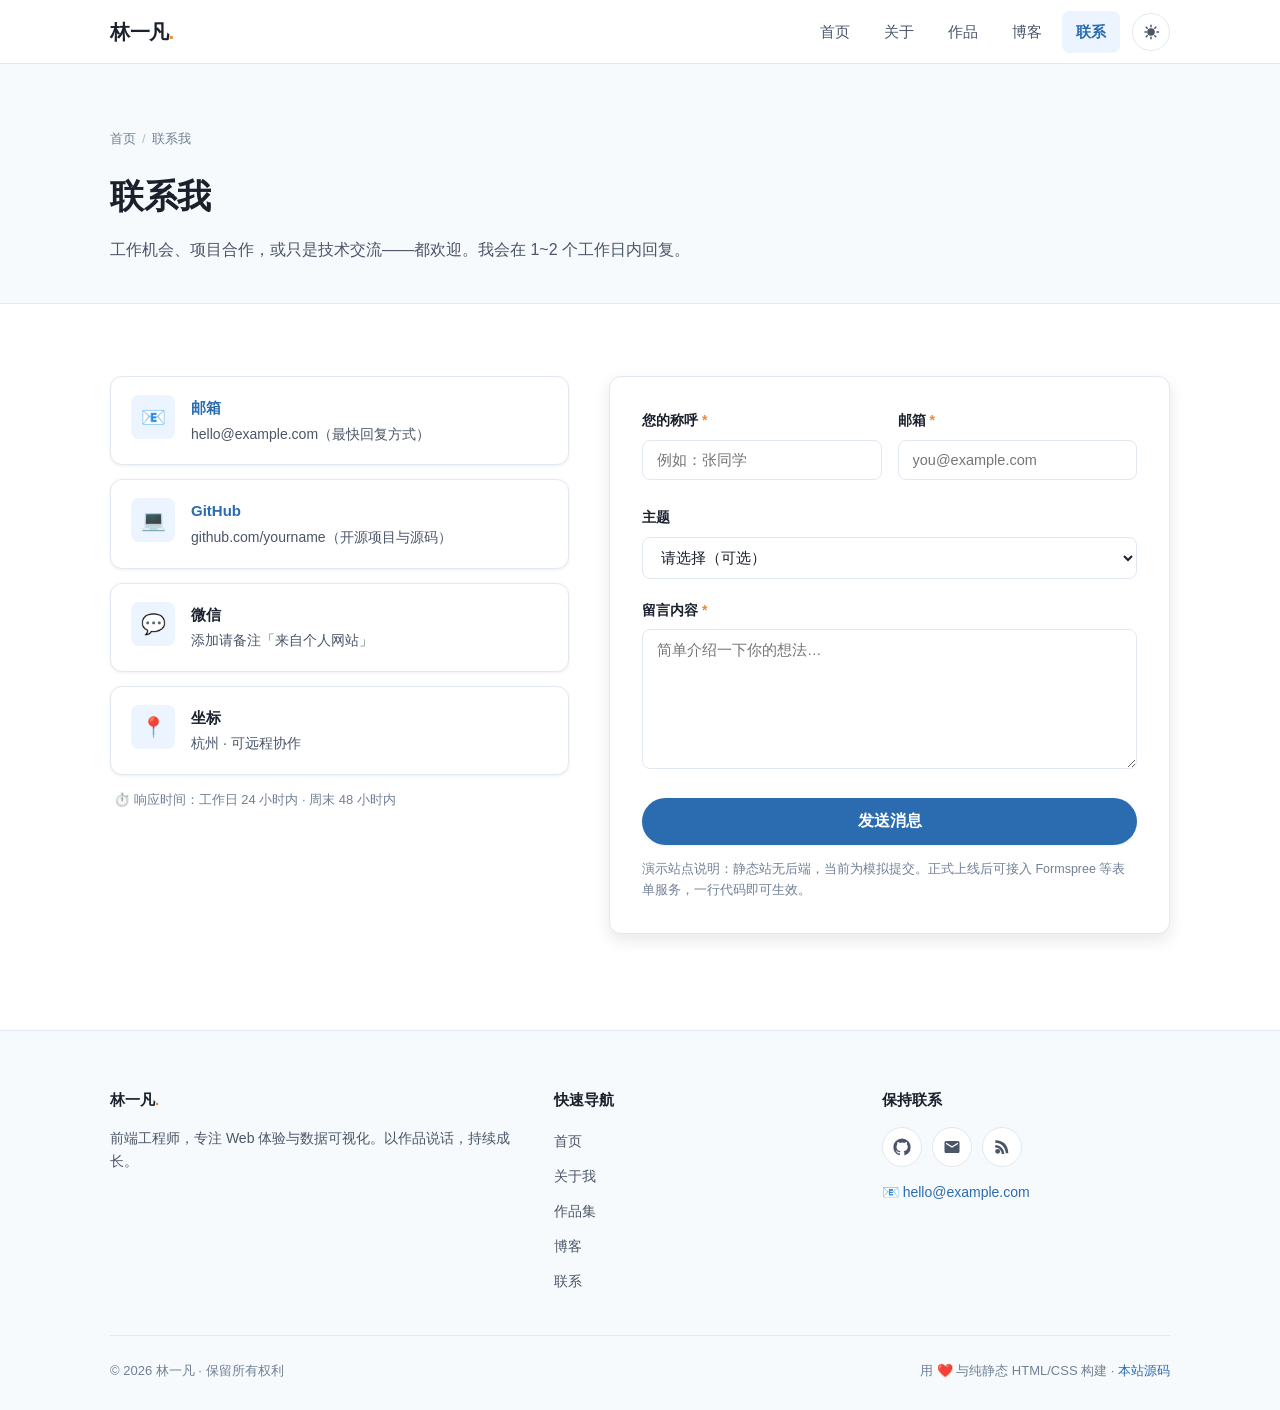
<file: contact.html>
<!DOCTYPE html>
<html lang="zh-CN">
<head>
  <meta charset="UTF-8" />
  <meta name="viewport" content="width=device-width, initial-scale=1.0" />
  <title>联系我 · 林一凡</title>
  <meta name="description" content="联系林一凡：工作机会、项目合作或技术交流，欢迎通过表单或邮箱联系。" />
  <link rel="icon" href="data:image/svg+xml,<svg xmlns='http://www.w3.org/2000/svg' viewBox='0 0 100 100'><text y='.9em' font-size='90'>🚀</text></svg>" />
  <link rel="stylesheet" href="css/style.css" />
</head>
<body>

  <!-- ======== 顶部导航 ======== -->
  <header class="site-header">
    <div class="container header-inner">
      <a class="logo" href="index.html">林一凡<span>.</span></a>

      <input type="checkbox" id="nav-toggle" class="nav-toggle" aria-hidden="true" />
      <label for="nav-toggle" class="nav-burger" aria-label="打开菜单">
        <span></span>
      </label>

      <nav class="site-nav" aria-label="主导航">
        <a class="nav-link" href="index.html">首页</a>
        <a class="nav-link" href="about.html">关于</a>
        <a class="nav-link" href="works.html">作品</a>
        <a class="nav-link" href="blog.html">博客</a>
        <a class="nav-link active" href="contact.html">联系</a>
        <button class="theme-toggle" id="theme-toggle" aria-label="切换深浅色模式" title="切换深浅色模式">
          <svg class="icon-sun" viewBox="0 0 24 24" aria-hidden="true"><path d="M12 7a5 5 0 1 0 0 10 5 5 0 0 0 0-10zm0-5a1 1 0 0 1 1 1v2a1 1 0 1 1-2 0V3a1 1 0 0 1 1-1zm0 16a1 1 0 0 1 1 1v2a1 1 0 1 1-2 0v-2a1 1 0 0 1 1-1zM4.9 4.9a1 1 0 0 1 1.4 0l1.4 1.4a1 1 0 1 1-1.4 1.4L4.9 6.3a1 1 0 0 1 0-1.4zm11.4 11.4a1 1 0 0 1 1.4 0l1.4 1.4a1 1 0 0 1-1.4 1.4l-1.4-1.4a1 1 0 0 1 0-1.4zM3 12a1 1 0 0 1 1-1h2a1 1 0 1 1 0 2H4a1 1 0 0 1-1-1zm16 0a1 1 0 0 1 1-1h2a1 1 0 1 1 0 2h-2a1 1 0 0 1-1-1zM4.9 19.1a1 1 0 0 1 0-1.4l1.4-1.4a1 1 0 1 1 1.4 1.4l-1.4 1.4a1 1 0 0 1-1.4 0zm11.4-11.4a1 1 0 0 1 0-1.4l1.4-1.4a1 1 0 1 1 1.4 1.4l-1.4 1.4a1 1 0 0 1-1.4 0z"/></svg>
          <svg class="icon-moon" viewBox="0 0 24 24" aria-hidden="true"><path d="M21 12.8A9 9 0 1 1 11.2 3a7 7 0 0 0 9.8 9.8z"/></svg>
        </button>
      </nav>
    </div>
  </header>

  <!-- ======== 页头 ======== -->
  <section class="page-head">
    <div class="container">
      <nav class="breadcrumb" aria-label="面包屑">
        <a href="index.html">首页</a><span class="sep">/</span><span>联系我</span>
      </nav>
      <h1 class="page-title">联系我</h1>
      <p class="page-sub">工作机会、项目合作，或只是技术交流——都欢迎。我会在 1~2 个工作日内回复。</p>
    </div>
  </section>

  <!-- ======== 联系方式 + 表单 ======== -->
  <section class="section">
    <div class="container">
      <div class="contact-grid">

        <!-- 左侧：联系方式 -->
        <div class="contact-info">
          <a class="contact-card" href="mailto:hello@example.com">
            <span class="ico">📧</span>
            <div>
              <h3>邮箱</h3>
              <p>hello@example.com（最快回复方式）</p>
            </div>
          </a>

          <a class="contact-card" href="https://github.com/" target="_blank" rel="noopener noreferrer">
            <span class="ico">💻</span>
            <div>
              <h3>GitHub</h3>
              <p>github.com/yourname（开源项目与源码）</p>
            </div>
          </a>

          <div class="contact-card">
            <span class="ico">💬</span>
            <div>
              <h3>微信</h3>
              <p>添加请备注「来自个人网站」</p>
            </div>
          </div>

          <div class="contact-card">
            <span class="ico">📍</span>
            <div>
              <h3>坐标</h3>
              <p>杭州 · 可远程协作</p>
            </div>
          </div>

          <p style="font-size:13px; color:var(--text-faint); padding:0 4px;">
            ⏱️ 响应时间：工作日 24 小时内 · 周末 48 小时内
          </p>
        </div>

        <!-- 右侧：联系表单 -->
        <div>
          <form class="contact-form" id="contact-form" novalidate>
            <div class="form-row">
              <div class="form-group">
                <label class="form-label" for="name">您的称呼 <span class="req">*</span></label>
                <input class="form-input" type="text" id="name" name="name" placeholder="例如：张同学" required />
                <p class="form-note" id="name-error" style="color:var(--accent); margin-top:6px;"></p>
              </div>
              <div class="form-group">
                <label class="form-label" for="email">邮箱 <span class="req">*</span></label>
                <input class="form-input" type="email" id="email" name="email" placeholder="you@example.com" required />
                <p class="form-note" id="email-error" style="color:var(--accent); margin-top:6px;"></p>
              </div>
            </div>

            <div class="form-group">
              <label class="form-label" for="subject">主题</label>
              <select class="form-select" id="subject" name="subject">
                <option value="">请选择（可选）</option>
                <option value="job">工作机会</option>
                <option value="project">项目合作</option>
                <option value="blog">博客交流</option>
                <option value="other">其他</option>
              </select>
            </div>

            <div class="form-group">
              <label class="form-label" for="message">留言内容 <span class="req">*</span></label>
              <textarea class="form-textarea" id="message" name="message" placeholder="简单介绍一下你的想法…" required></textarea>
            </div>

            <button class="btn btn-primary btn-lg" type="submit" style="width:100%;">发送消息</button>
            <p class="form-note">
              演示站点说明：静态站无后端，当前为模拟提交。正式上线后可接入 Formspree 等表单服务，一行代码即可生效。
            </p>
            <div class="form-success" id="form-success" role="status"></div>
          </form>
        </div>

      </div>
    </div>
  </section>

  <!-- ======== 页脚 ======== -->
  <footer class="site-footer">
    <div class="container">
      <div class="footer-grid">
        <div class="footer-col">
          <h3 class="footer-title">林一凡<span style="color:var(--accent)">.</span></h3>
          <p>前端工程师，专注 Web 体验与数据可视化。以作品说话，持续成长。</p>
        </div>
        <div class="footer-col">
          <h3 class="footer-title">快速导航</h3>
          <ul class="footer-links">
            <li><a href="index.html">首页</a></li>
            <li><a href="about.html">关于我</a></li>
            <li><a href="works.html">作品集</a></li>
            <li><a href="blog.html">博客</a></li>
            <li><a href="contact.html">联系</a></li>
          </ul>
        </div>
        <div class="footer-col">
          <h3 class="footer-title">保持联系</h3>
          <div class="social-links" style="margin-bottom:14px;">
            <a class="social-link" href="https://github.com/" target="_blank" rel="noopener noreferrer" aria-label="GitHub">
              <svg viewBox="0 0 24 24" aria-hidden="true"><path d="M12 .5A11.5 11.5 0 0 0 .5 12a11.5 11.5 0 0 0 7.9 10.9c.6.1.8-.2.8-.5v-2c-3.2.7-3.9-1.4-3.9-1.4-.5-1.3-1.3-1.7-1.3-1.7-1-.7.1-.7.1-.7 1.2.1 1.8 1.2 1.8 1.2 1 1.8 2.7 1.3 3.4 1 .1-.8.4-1.3.7-1.6-2.6-.3-5.3-1.3-5.3-5.7 0-1.3.4-2.3 1.2-3.1-.1-.3-.5-1.5.1-3.1 0 0 1-.3 3.2 1.2a11 11 0 0 1 5.8 0C17.3 5 18.3 5.3 18.3 5.3c.6 1.6.2 2.8.1 3.1.8.8 1.2 1.8 1.2 3.1 0 4.4-2.7 5.4-5.3 5.7.4.4.8 1.1.8 2.2v3.2c0 .3.2.6.8.5A11.5 11.5 0 0 0 23.5 12 11.5 11.5 0 0 0 12 .5z"/></svg>
            </a>
            <a class="social-link" href="mailto:hello@example.com" aria-label="发送邮件">
              <svg viewBox="0 0 24 24" aria-hidden="true"><path d="M20 4H4a2 2 0 0 0-2 2v12a2 2 0 0 0 2 2h16a2 2 0 0 0 2-2V6a2 2 0 0 0-2-2zm0 4-8 5-8-5V6l8 5 8-5v2z"/></svg>
            </a>
            <a class="social-link" href="https://example.com/rss.xml" target="_blank" rel="noopener noreferrer" aria-label="RSS 订阅">
              <svg viewBox="0 0 24 24" aria-hidden="true"><path d="M6.2 14.5a3.3 3.3 0 1 0 0 6.6 3.3 3.3 0 0 0 0-6.6zM3 3v3.4c7.7 0 14 6.3 14 14H20.4C20.4 9.8 14.2 3 3 3zm0 6.3v3.4c4.8 0 8.7 3.9 8.7 8.7H15c0-6.7-5.4-12.1-12-12.1z"/></svg>
            </a>
          </div>
          <p>📧 <a href="mailto:hello@example.com" style="font-size:14px;">hello@example.com</a></p>
        </div>
      </div>
      <div class="footer-bottom">
        <span>© <span id="year">2026</span> 林一凡 · 保留所有权利</span>
        <span>用 ❤️ 与纯静态 HTML/CSS 构建 · <a href="https://github.com/" target="_blank" rel="noopener noreferrer">本站源码</a></span>
      </div>
    </div>
  </footer>

  <script src="js/main.js"></script>
</body>
</html>
</file>
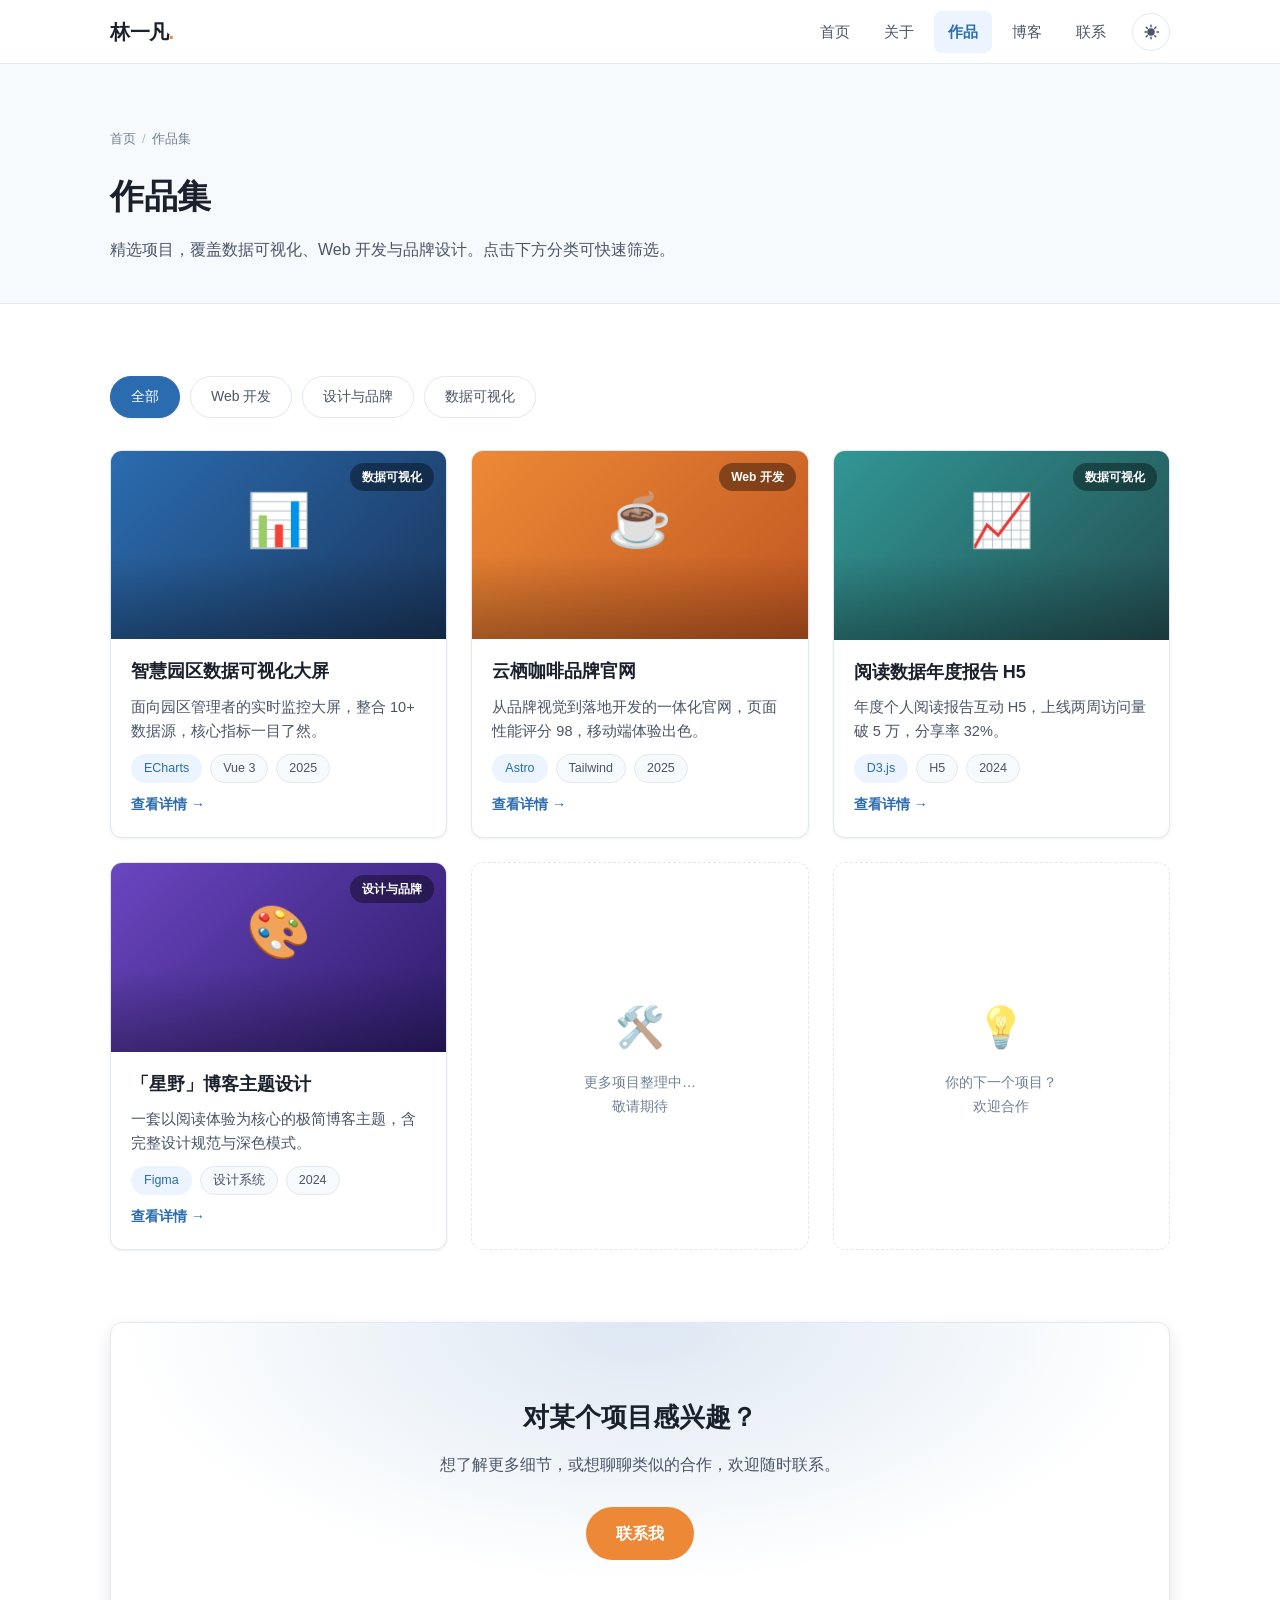
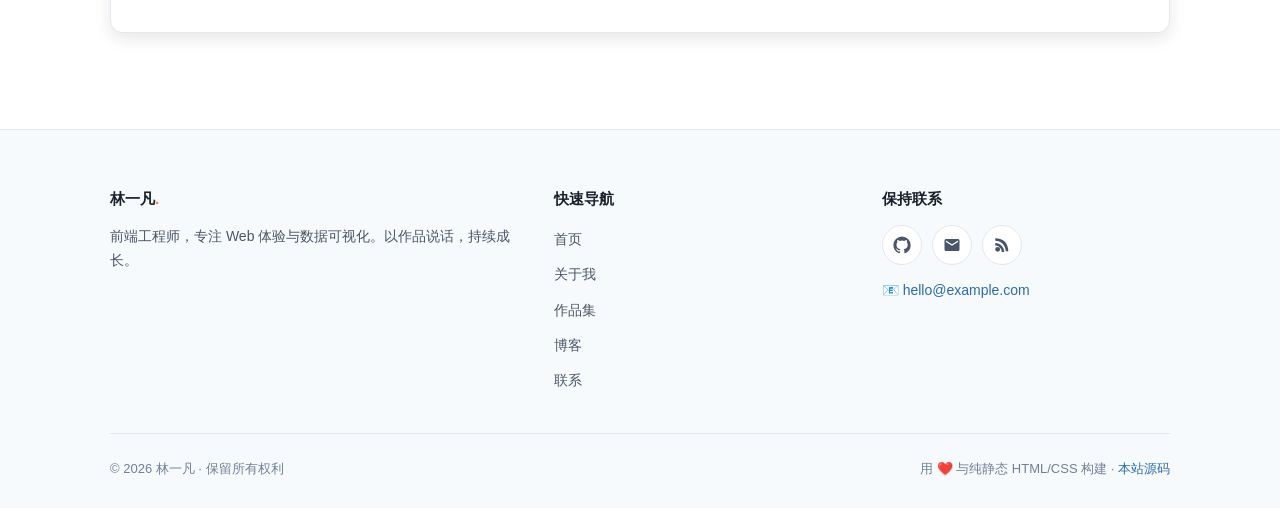
<file: works.html>
<!DOCTYPE html>
<html lang="zh-CN">
<head>
  <meta charset="UTF-8" />
  <meta name="viewport" content="width=device-width, initial-scale=1.0" />
  <title>作品集 · 林一凡</title>
  <meta name="description" content="林一凡的作品集：数据可视化大屏、品牌官网、互动 H5 等精选项目，支持按分类筛选浏览。" />
  <link rel="icon" href="data:image/svg+xml,<svg xmlns='http://www.w3.org/2000/svg' viewBox='0 0 100 100'><text y='.9em' font-size='90'>🚀</text></svg>" />
  <link rel="stylesheet" href="css/style.css" />
</head>
<body>

  <!-- ======== 顶部导航 ======== -->
  <header class="site-header">
    <div class="container header-inner">
      <a class="logo" href="index.html">林一凡<span>.</span></a>

      <input type="checkbox" id="nav-toggle" class="nav-toggle" aria-hidden="true" />
      <label for="nav-toggle" class="nav-burger" aria-label="打开菜单">
        <span></span>
      </label>

      <nav class="site-nav" aria-label="主导航">
        <a class="nav-link" href="index.html">首页</a>
        <a class="nav-link" href="about.html">关于</a>
        <a class="nav-link active" href="works.html">作品</a>
        <a class="nav-link" href="blog.html">博客</a>
        <a class="nav-link" href="contact.html">联系</a>
        <button class="theme-toggle" id="theme-toggle" aria-label="切换深浅色模式" title="切换深浅色模式">
          <svg class="icon-sun" viewBox="0 0 24 24" aria-hidden="true"><path d="M12 7a5 5 0 1 0 0 10 5 5 0 0 0 0-10zm0-5a1 1 0 0 1 1 1v2a1 1 0 1 1-2 0V3a1 1 0 0 1 1-1zm0 16a1 1 0 0 1 1 1v2a1 1 0 1 1-2 0v-2a1 1 0 0 1 1-1zM4.9 4.9a1 1 0 0 1 1.4 0l1.4 1.4a1 1 0 1 1-1.4 1.4L4.9 6.3a1 1 0 0 1 0-1.4zm11.4 11.4a1 1 0 0 1 1.4 0l1.4 1.4a1 1 0 0 1-1.4 1.4l-1.4-1.4a1 1 0 0 1 0-1.4zM3 12a1 1 0 0 1 1-1h2a1 1 0 1 1 0 2H4a1 1 0 0 1-1-1zm16 0a1 1 0 0 1 1-1h2a1 1 0 1 1 0 2h-2a1 1 0 0 1-1-1zM4.9 19.1a1 1 0 0 1 0-1.4l1.4-1.4a1 1 0 1 1 1.4 1.4l-1.4 1.4a1 1 0 0 1-1.4 0zm11.4-11.4a1 1 0 0 1 0-1.4l1.4-1.4a1 1 0 1 1 1.4 1.4l-1.4 1.4a1 1 0 0 1-1.4 0z"/></svg>
          <svg class="icon-moon" viewBox="0 0 24 24" aria-hidden="true"><path d="M21 12.8A9 9 0 1 1 11.2 3a7 7 0 0 0 9.8 9.8z"/></svg>
        </button>
      </nav>
    </div>
  </header>

  <!-- ======== 页头 ======== -->
  <section class="page-head">
    <div class="container">
      <nav class="breadcrumb" aria-label="面包屑">
        <a href="index.html">首页</a><span class="sep">/</span><span>作品集</span>
      </nav>
      <h1 class="page-title">作品集</h1>
      <p class="page-sub">精选项目，覆盖数据可视化、Web 开发与品牌设计。点击下方分类可快速筛选。</p>
    </div>
  </section>

  <!-- ======== 作品列表（纯 CSS 筛选） ======== -->
  <section class="section">
    <div class="container">

      <div class="filters" role="group" aria-label="作品分类筛选">
        <input type="radio" name="work-filter" id="f-all" class="filter-input" checked />
        <label for="f-all" class="filter-label">全部</label>
        <input type="radio" name="work-filter" id="f-web" class="filter-input" />
        <label for="f-web" class="filter-label">Web 开发</label>
        <input type="radio" name="work-filter" id="f-design" class="filter-input" />
        <label for="f-design" class="filter-label">设计与品牌</label>
        <input type="radio" name="work-filter" id="f-data" class="filter-input" />
        <label for="f-data" class="filter-label">数据可视化</label>
      </div>

      <div class="works-grid">

        <article class="card work-card" data-cat="data">
          <a class="card-cover grad-blue" href="works/work-1.html" aria-label="智慧园区数据可视化大屏">
            📊<span class="cover-tag">数据可视化</span>
          </a>
          <div class="card-body">
            <h3 class="card-title"><a href="works/work-1.html">智慧园区数据可视化大屏</a></h3>
            <p class="card-desc">面向园区管理者的实时监控大屏，整合 10+ 数据源，核心指标一目了然。</p>
            <div class="card-meta">
              <span class="tag tag-primary">ECharts</span>
              <span class="tag">Vue 3</span>
              <span class="tag">2025</span>
            </div>
            <a class="card-link" href="works/work-1.html">查看详情</a>
          </div>
        </article>

        <article class="card work-card" data-cat="web">
          <a class="card-cover grad-orange" href="works/work-2.html" aria-label="云栖咖啡品牌官网">
            ☕<span class="cover-tag">Web 开发</span>
          </a>
          <div class="card-body">
            <h3 class="card-title"><a href="works/work-2.html">云栖咖啡品牌官网</a></h3>
            <p class="card-desc">从品牌视觉到落地开发的一体化官网，页面性能评分 98，移动端体验出色。</p>
            <div class="card-meta">
              <span class="tag tag-primary">Astro</span>
              <span class="tag">Tailwind</span>
              <span class="tag">2025</span>
            </div>
            <a class="card-link" href="works/work-2.html">查看详情</a>
          </div>
        </article>

        <article class="card work-card" data-cat="data">
          <a class="card-cover grad-teal" href="works/work-3.html" aria-label="阅读数据年度报告 H5">
            📈<span class="cover-tag">数据可视化</span>
          </a>
          <div class="card-body">
            <h3 class="card-title"><a href="works/work-3.html">阅读数据年度报告 H5</a></h3>
            <p class="card-desc">年度个人阅读报告互动 H5，上线两周访问量破 5 万，分享率 32%。</p>
            <div class="card-meta">
              <span class="tag tag-primary">D3.js</span>
              <span class="tag">H5</span>
              <span class="tag">2024</span>
            </div>
            <a class="card-link" href="works/work-3.html">查看详情</a>
          </div>
        </article>

        <article class="card work-card" data-cat="design">
          <a class="card-cover grad-purple" href="works/work-4.html" aria-label="星野博客主题">
            🎨<span class="cover-tag">设计与品牌</span>
          </a>
          <div class="card-body">
            <h3 class="card-title"><a href="works/work-4.html">「星野」博客主题设计</a></h3>
            <p class="card-desc">一套以阅读体验为核心的极简博客主题，含完整设计规范与深色模式。</p>
            <div class="card-meta">
              <span class="tag tag-primary">Figma</span>
              <span class="tag">设计系统</span>
              <span class="tag">2024</span>
            </div>
            <a class="card-link" href="works/work-4.html">查看详情</a>
          </div>
        </article>

        <article class="card card-placeholder">
          <div class="ph-ico">🛠️</div>
          <div class="ph-text">更多项目整理中…<br />敬请期待</div>
        </article>

        <article class="card card-placeholder">
          <div class="ph-ico">💡</div>
          <div class="ph-text">你的下一个项目？<br />欢迎合作</div>
        </article>

      </div>
    </div>
  </section>

  <!-- ======== CTA ======== -->
  <section class="section" style="padding-top:0;">
    <div class="container">
      <div class="cta">
        <h2 class="cta-title">对某个项目感兴趣？</h2>
        <p class="cta-sub">想了解更多细节，或想聊聊类似的合作，欢迎随时联系。</p>
        <a class="btn btn-accent btn-lg" href="contact.html">联系我</a>
      </div>
    </div>
  </section>

  <!-- ======== 页脚 ======== -->
  <footer class="site-footer">
    <div class="container">
      <div class="footer-grid">
        <div class="footer-col">
          <h3 class="footer-title">林一凡<span style="color:var(--accent)">.</span></h3>
          <p>前端工程师，专注 Web 体验与数据可视化。以作品说话，持续成长。</p>
        </div>
        <div class="footer-col">
          <h3 class="footer-title">快速导航</h3>
          <ul class="footer-links">
            <li><a href="index.html">首页</a></li>
            <li><a href="about.html">关于我</a></li>
            <li><a href="works.html">作品集</a></li>
            <li><a href="blog.html">博客</a></li>
            <li><a href="contact.html">联系</a></li>
          </ul>
        </div>
        <div class="footer-col">
          <h3 class="footer-title">保持联系</h3>
          <div class="social-links" style="margin-bottom:14px;">
            <a class="social-link" href="https://github.com/" target="_blank" rel="noopener noreferrer" aria-label="GitHub">
              <svg viewBox="0 0 24 24" aria-hidden="true"><path d="M12 .5A11.5 11.5 0 0 0 .5 12a11.5 11.5 0 0 0 7.9 10.9c.6.1.8-.2.8-.5v-2c-3.2.7-3.9-1.4-3.9-1.4-.5-1.3-1.3-1.7-1.3-1.7-1-.7.1-.7.1-.7 1.2.1 1.8 1.2 1.8 1.2 1 1.8 2.7 1.3 3.4 1 .1-.8.4-1.3.7-1.6-2.6-.3-5.3-1.3-5.3-5.7 0-1.3.4-2.3 1.2-3.1-.1-.3-.5-1.5.1-3.1 0 0 1-.3 3.2 1.2a11 11 0 0 1 5.8 0C17.3 5 18.3 5.3 18.3 5.3c.6 1.6.2 2.8.1 3.1.8.8 1.2 1.8 1.2 3.1 0 4.4-2.7 5.4-5.3 5.7.4.4.8 1.1.8 2.2v3.2c0 .3.2.6.8.5A11.5 11.5 0 0 0 23.5 12 11.5 11.5 0 0 0 12 .5z"/></svg>
            </a>
            <a class="social-link" href="mailto:hello@example.com" aria-label="发送邮件">
              <svg viewBox="0 0 24 24" aria-hidden="true"><path d="M20 4H4a2 2 0 0 0-2 2v12a2 2 0 0 0 2 2h16a2 2 0 0 0 2-2V6a2 2 0 0 0-2-2zm0 4-8 5-8-5V6l8 5 8-5v2z"/></svg>
            </a>
            <a class="social-link" href="https://example.com/rss.xml" target="_blank" rel="noopener noreferrer" aria-label="RSS 订阅">
              <svg viewBox="0 0 24 24" aria-hidden="true"><path d="M6.2 14.5a3.3 3.3 0 1 0 0 6.6 3.3 3.3 0 0 0 0-6.6zM3 3v3.4c7.7 0 14 6.3 14 14H20.4C20.4 9.8 14.2 3 3 3zm0 6.3v3.4c4.8 0 8.7 3.9 8.7 8.7H15c0-6.7-5.4-12.1-12-12.1z"/></svg>
            </a>
          </div>
          <p>📧 <a href="mailto:hello@example.com" style="font-size:14px;">hello@example.com</a></p>
        </div>
      </div>
      <div class="footer-bottom">
        <span>© <span id="year">2026</span> 林一凡 · 保留所有权利</span>
        <span>用 ❤️ 与纯静态 HTML/CSS 构建 · <a href="https://github.com/" target="_blank" rel="noopener noreferrer">本站源码</a></span>
      </div>
    </div>
  </footer>

  <script src="js/main.js"></script>
</body>
</html>
</file>
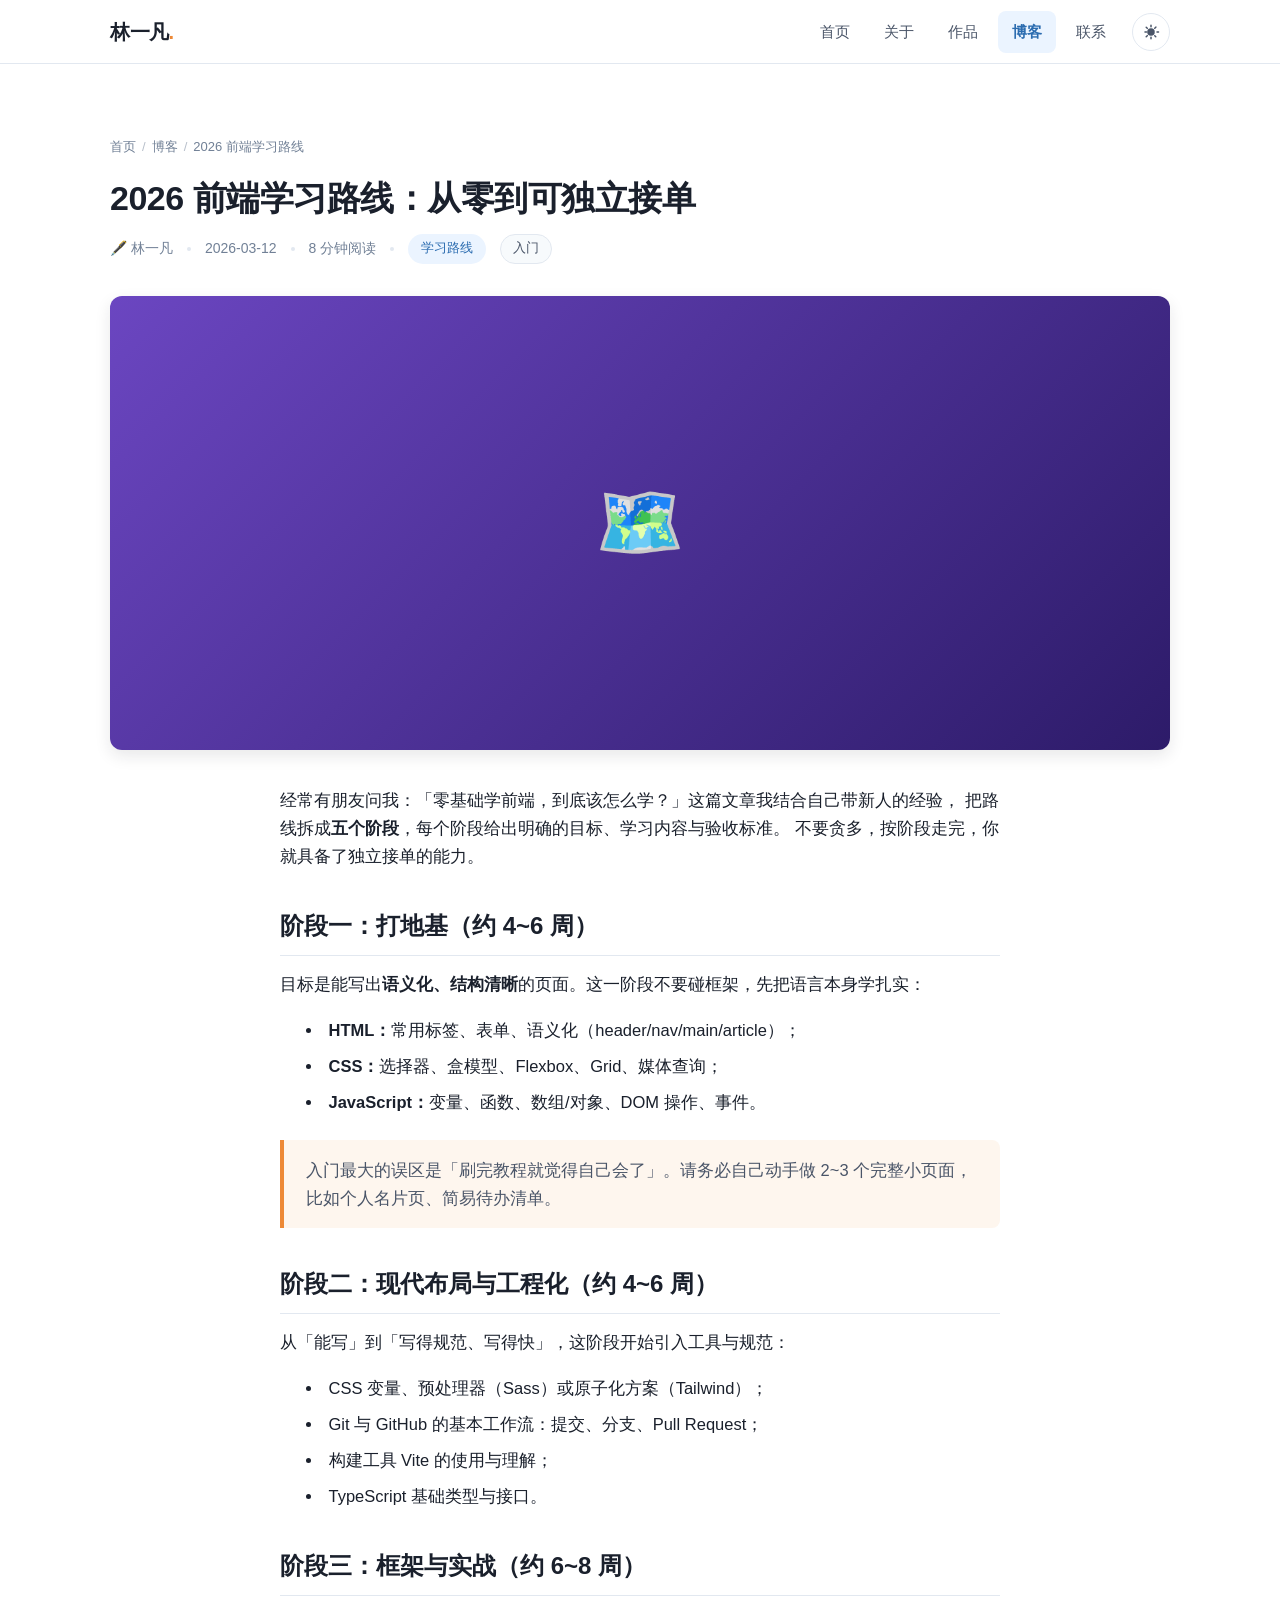
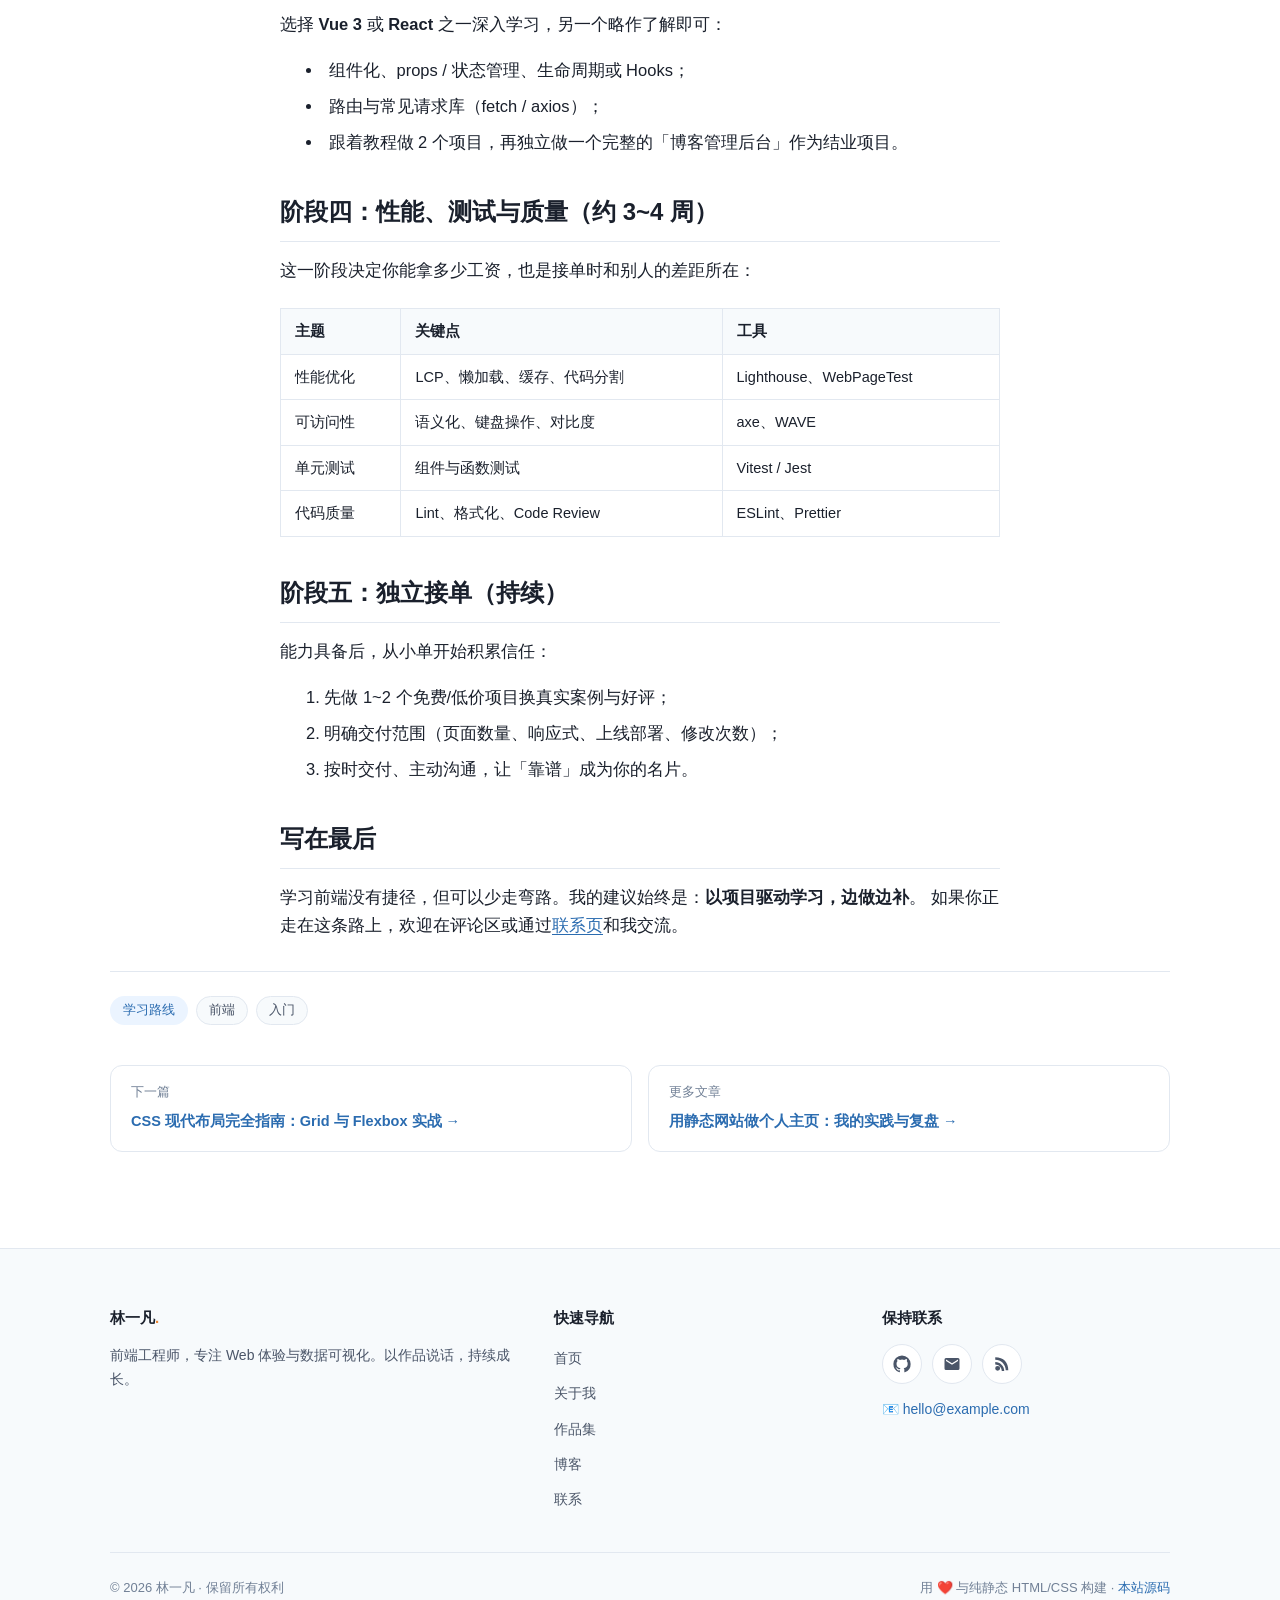
<file: blog/post-1.html>
<!DOCTYPE html>
<html lang="zh-CN">
<head>
  <meta charset="UTF-8" />
  <meta name="viewport" content="width=device-width, initial-scale=1.0" />
  <title>2026 前端学习路线：从零到可独立接单 · 林一凡的博客</title>
  <meta name="description" content="一份按阶段划分的前端自学路线：基础、进阶、框架、实战、接单，附资源推荐与避坑指南。" />
  <link rel="icon" href="data:image/svg+xml,<svg xmlns='http://www.w3.org/2000/svg' viewBox='0 0 100 100'><text y='.9em' font-size='90'>🚀</text></svg>" />
  <link rel="stylesheet" href="../css/style.css" />
</head>
<body>

  <!-- ======== 顶部导航 ======== -->
  <header class="site-header">
    <div class="container header-inner">
      <a class="logo" href="../index.html">林一凡<span>.</span></a>

      <input type="checkbox" id="nav-toggle" class="nav-toggle" aria-hidden="true" />
      <label for="nav-toggle" class="nav-burger" aria-label="打开菜单">
        <span></span>
      </label>

      <nav class="site-nav" aria-label="主导航">
        <a class="nav-link" href="../index.html">首页</a>
        <a class="nav-link" href="../about.html">关于</a>
        <a class="nav-link" href="../works.html">作品</a>
        <a class="nav-link active" href="../blog.html">博客</a>
        <a class="nav-link" href="../contact.html">联系</a>
        <button class="theme-toggle" id="theme-toggle" aria-label="切换深浅色模式" title="切换深浅色模式">
          <svg class="icon-sun" viewBox="0 0 24 24" aria-hidden="true"><path d="M12 7a5 5 0 1 0 0 10 5 5 0 0 0 0-10zm0-5a1 1 0 0 1 1 1v2a1 1 0 1 1-2 0V3a1 1 0 0 1 1-1zm0 16a1 1 0 0 1 1 1v2a1 1 0 1 1-2 0v-2a1 1 0 0 1 1-1zM4.9 4.9a1 1 0 0 1 1.4 0l1.4 1.4a1 1 0 1 1-1.4 1.4L4.9 6.3a1 1 0 0 1 0-1.4zm11.4 11.4a1 1 0 0 1 1.4 0l1.4 1.4a1 1 0 0 1-1.4 1.4l-1.4-1.4a1 1 0 0 1 0-1.4zM3 12a1 1 0 0 1 1-1h2a1 1 0 1 1 0 2H4a1 1 0 0 1-1-1zm16 0a1 1 0 0 1 1-1h2a1 1 0 1 1 0 2h-2a1 1 0 0 1-1-1zM4.9 19.1a1 1 0 0 1 0-1.4l1.4-1.4a1 1 0 1 1 1.4 1.4l-1.4 1.4a1 1 0 0 1-1.4 0zm11.4-11.4a1 1 0 0 1 0-1.4l1.4-1.4a1 1 0 1 1 1.4 1.4l-1.4 1.4a1 1 0 0 1-1.4 0z"/></svg>
          <svg class="icon-moon" viewBox="0 0 24 24" aria-hidden="true"><path d="M21 12.8A9 9 0 1 1 11.2 3a7 7 0 0 0 9.8 9.8z"/></svg>
        </button>
      </nav>
    </div>
  </header>

  <!-- ======== 文章主体 ======== -->
  <section class="section">
    <div class="container">
      <article>
        <header class="article-head">
          <nav class="breadcrumb" aria-label="面包屑">
            <a href="../index.html">首页</a><span class="sep">/</span>
            <a href="../blog.html">博客</a><span class="sep">/</span>
            <span>2026 前端学习路线</span>
          </nav>
          <h1 class="article-title">2026 前端学习路线：从零到可独立接单</h1>
          <div class="article-meta">
            <span>🖋️ 林一凡</span>
            <span class="dot"></span>
            <span>2026-03-12</span>
            <span class="dot"></span>
            <span>8 分钟阅读</span>
            <span class="dot"></span>
            <span class="tag tag-primary">学习路线</span>
            <span class="tag">入门</span>
          </div>
        </header>

        <div class="article-cover grad-purple" role="img" aria-label="学习路线封面图">🗺️</div>

        <div class="article-body">
          <p>
            经常有朋友问我：「零基础学前端，到底该怎么学？」这篇文章我结合自己带新人的经验，
            把路线拆成<strong>五个阶段</strong>，每个阶段给出明确的目标、学习内容与验收标准。
            不要贪多，按阶段走完，你就具备了独立接单的能力。
          </p>

          <h2>阶段一：打地基（约 4~6 周）</h2>
          <p>目标是能写出<strong>语义化、结构清晰</strong>的页面。这一阶段不要碰框架，先把语言本身学扎实：</p>
          <ul>
            <li><strong>HTML：</strong>常用标签、表单、语义化（header/nav/main/article）；</li>
            <li><strong>CSS：</strong>选择器、盒模型、Flexbox、Grid、媒体查询；</li>
            <li><strong>JavaScript：</strong>变量、函数、数组/对象、DOM 操作、事件。</li>
          </ul>
          <blockquote>
            <p>入门最大的误区是「刷完教程就觉得自己会了」。请务必自己动手做 2~3 个完整小页面，比如个人名片页、简易待办清单。</p>
          </blockquote>

          <h2>阶段二：现代布局与工程化（约 4~6 周）</h2>
          <p>从「能写」到「写得规范、写得快」，这阶段开始引入工具与规范：</p>
          <ul>
            <li>CSS 变量、预处理器（Sass）或原子化方案（Tailwind）；</li>
            <li>Git 与 GitHub 的基本工作流：提交、分支、Pull Request；</li>
            <li>构建工具 Vite 的使用与理解；</li>
            <li>TypeScript 基础类型与接口。</li>
          </ul>

          <h2>阶段三：框架与实战（约 6~8 周）</h2>
          <p>选择 <strong>Vue 3</strong> 或 <strong>React</strong> 之一深入学习，另一个略作了解即可：</p>
          <ul>
            <li>组件化、props / 状态管理、生命周期或 Hooks；</li>
            <li>路由与常见请求库（fetch / axios）；</li>
            <li>跟着教程做 2 个项目，再独立做一个完整的「博客管理后台」作为结业项目。</li>
          </ul>

          <h2>阶段四：性能、测试与质量（约 3~4 周）</h2>
          <p>这一阶段决定你能拿多少工资，也是接单时和别人的差距所在：</p>
          <table>
            <thead>
              <tr><th>主题</th><th>关键点</th><th>工具</th></tr>
            </thead>
            <tbody>
              <tr><td>性能优化</td><td>LCP、懒加载、缓存、代码分割</td><td>Lighthouse、WebPageTest</td></tr>
              <tr><td>可访问性</td><td>语义化、键盘操作、对比度</td><td>axe、WAVE</td></tr>
              <tr><td>单元测试</td><td>组件与函数测试</td><td>Vitest / Jest</td></tr>
              <tr><td>代码质量</td><td>Lint、格式化、Code Review</td><td>ESLint、Prettier</td></tr>
            </tbody>
          </table>

          <h2>阶段五：独立接单（持续）</h2>
          <p>能力具备后，从小单开始积累信任：</p>
          <ol>
            <li>先做 1~2 个免费/低价项目换真实案例与好评；</li>
            <li>明确交付范围（页面数量、响应式、上线部署、修改次数）；</li>
            <li>按时交付、主动沟通，让「靠谱」成为你的名片。</li>
          </ol>

          <h2>写在最后</h2>
          <p>
            学习前端没有捷径，但可以少走弯路。我的建议始终是：<strong>以项目驱动学习，边做边补</strong>。
            如果你正走在这条路上，欢迎在评论区或通过<a href="../contact.html">联系页</a>和我交流。
          </p>
        </div>

        <div class="article-tags">
          <span class="tag tag-primary">学习路线</span>
          <span class="tag">前端</span>
          <span class="tag">入门</span>
        </div>

        <nav class="article-nav" aria-label="上一篇下一篇">
          <a href="post-2.html">
            <span class="nav-label">下一篇</span>
            <span class="nav-title">CSS 现代布局完全指南：Grid 与 Flexbox 实战 →</span>
          </a>
          <a href="post-3.html">
            <span class="nav-label">更多文章</span>
            <span class="nav-title">用静态网站做个人主页：我的实践与复盘 →</span>
          </a>
        </nav>
      </article>
    </div>
  </section>

  <!-- ======== 页脚 ======== -->
  <footer class="site-footer">
    <div class="container">
      <div class="footer-grid">
        <div class="footer-col">
          <h3 class="footer-title">林一凡<span style="color:var(--accent)">.</span></h3>
          <p>前端工程师，专注 Web 体验与数据可视化。以作品说话，持续成长。</p>
        </div>
        <div class="footer-col">
          <h3 class="footer-title">快速导航</h3>
          <ul class="footer-links">
            <li><a href="../index.html">首页</a></li>
            <li><a href="../about.html">关于我</a></li>
            <li><a href="../works.html">作品集</a></li>
            <li><a href="../blog.html">博客</a></li>
            <li><a href="../contact.html">联系</a></li>
          </ul>
        </div>
        <div class="footer-col">
          <h3 class="footer-title">保持联系</h3>
          <div class="social-links" style="margin-bottom:14px;">
            <a class="social-link" href="https://github.com/" target="_blank" rel="noopener noreferrer" aria-label="GitHub">
              <svg viewBox="0 0 24 24" aria-hidden="true"><path d="M12 .5A11.5 11.5 0 0 0 .5 12a11.5 11.5 0 0 0 7.9 10.9c.6.1.8-.2.8-.5v-2c-3.2.7-3.9-1.4-3.9-1.4-.5-1.3-1.3-1.7-1.3-1.7-1-.7.1-.7.1-.7 1.2.1 1.8 1.2 1.8 1.2 1 1.8 2.7 1.3 3.4 1 .1-.8.4-1.3.7-1.6-2.6-.3-5.3-1.3-5.3-5.7 0-1.3.4-2.3 1.2-3.1-.1-.3-.5-1.5.1-3.1 0 0 1-.3 3.2 1.2a11 11 0 0 1 5.8 0C17.3 5 18.3 5.3 18.3 5.3c.6 1.6.2 2.8.1 3.1.8.8 1.2 1.8 1.2 3.1 0 4.4-2.7 5.4-5.3 5.7.4.4.8 1.1.8 2.2v3.2c0 .3.2.6.8.5A11.5 11.5 0 0 0 23.5 12 11.5 11.5 0 0 0 12 .5z"/></svg>
            </a>
            <a class="social-link" href="mailto:hello@example.com" aria-label="发送邮件">
              <svg viewBox="0 0 24 24" aria-hidden="true"><path d="M20 4H4a2 2 0 0 0-2 2v12a2 2 0 0 0 2 2h16a2 2 0 0 0 2-2V6a2 2 0 0 0-2-2zm0 4-8 5-8-5V6l8 5 8-5v2z"/></svg>
            </a>
            <a class="social-link" href="https://example.com/rss.xml" target="_blank" rel="noopener noreferrer" aria-label="RSS 订阅">
              <svg viewBox="0 0 24 24" aria-hidden="true"><path d="M6.2 14.5a3.3 3.3 0 1 0 0 6.6 3.3 3.3 0 0 0 0-6.6zM3 3v3.4c7.7 0 14 6.3 14 14H20.4C20.4 9.8 14.2 3 3 3zm0 6.3v3.4c4.8 0 8.7 3.9 8.7 8.7H15c0-6.7-5.4-12.1-12-12.1z"/></svg>
            </a>
          </div>
          <p>📧 <a href="mailto:hello@example.com" style="font-size:14px;">hello@example.com</a></p>
        </div>
      </div>
      <div class="footer-bottom">
        <span>© <span id="year">2026</span> 林一凡 · 保留所有权利</span>
        <span>用 ❤️ 与纯静态 HTML/CSS 构建 · <a href="https://github.com/" target="_blank" rel="noopener noreferrer">本站源码</a></span>
      </div>
    </div>
  </footer>

  <script src="../js/main.js"></script>
</body>
</html>
</file>
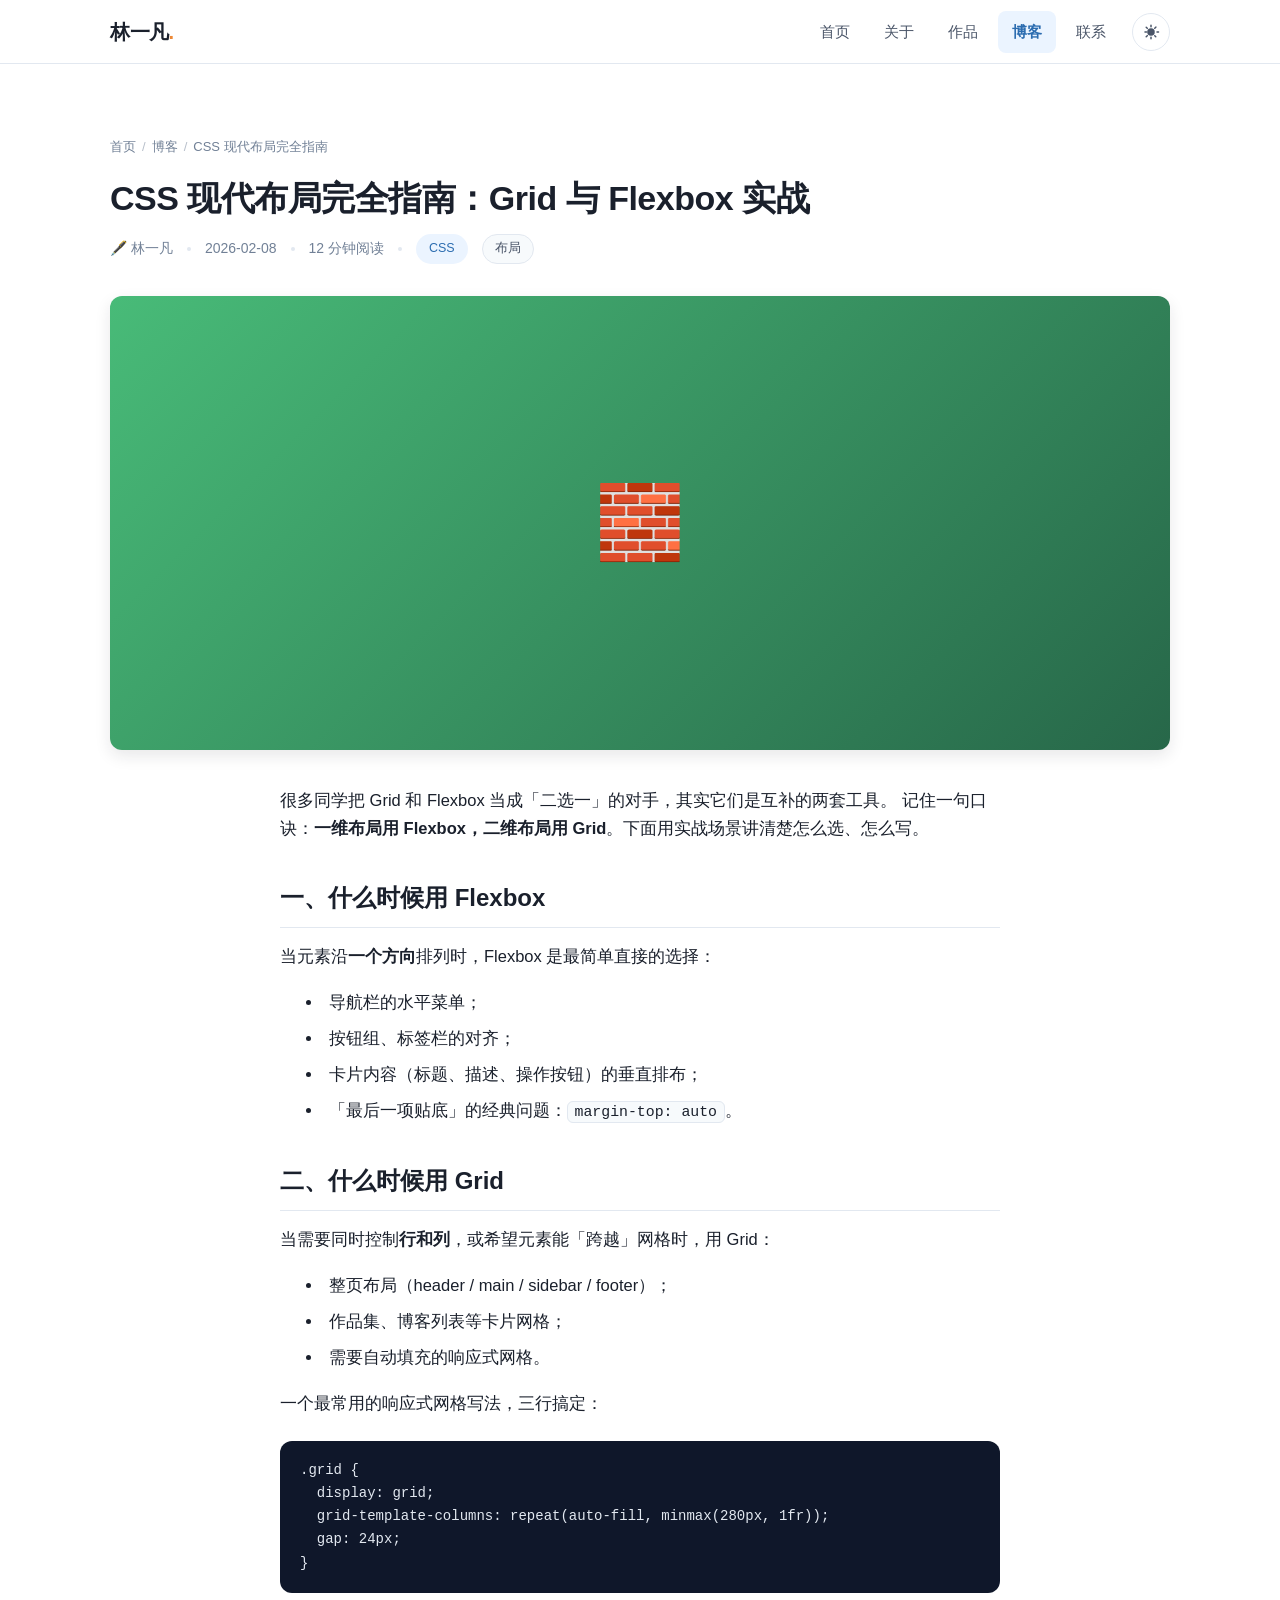
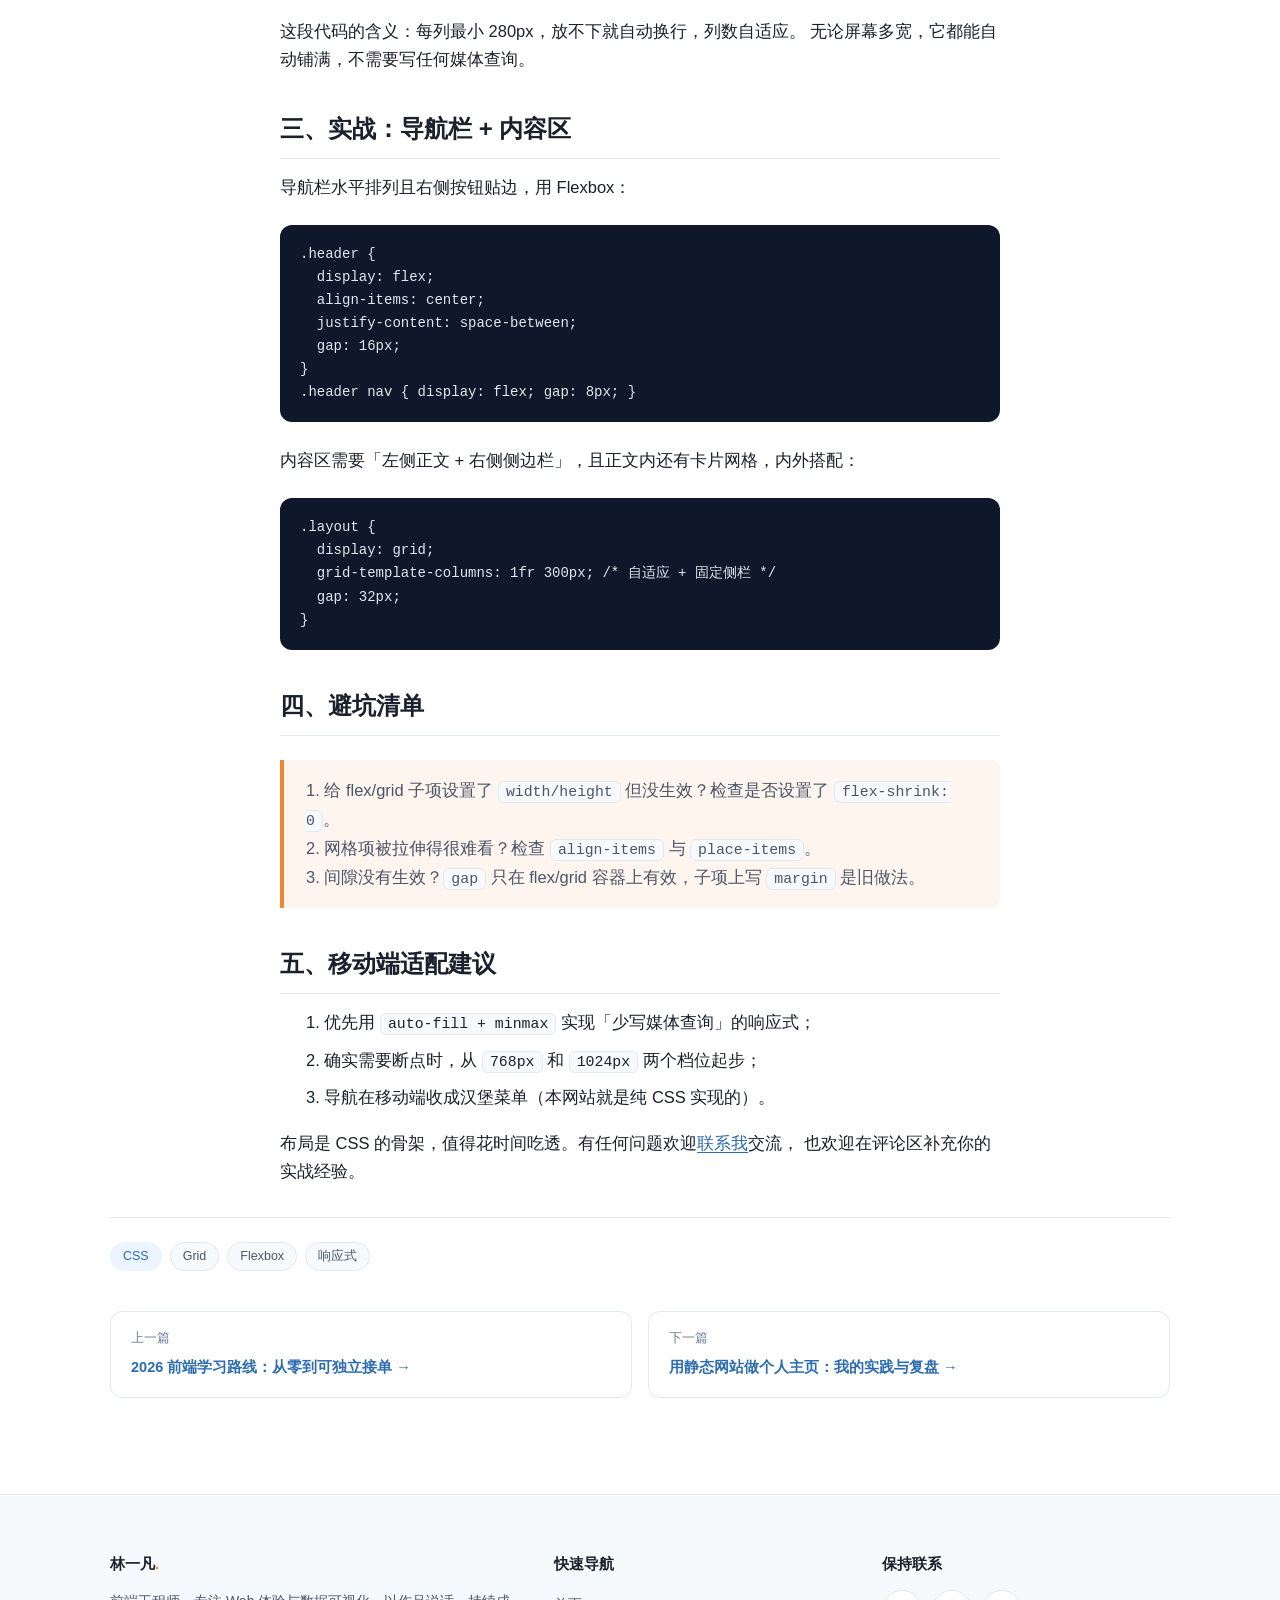
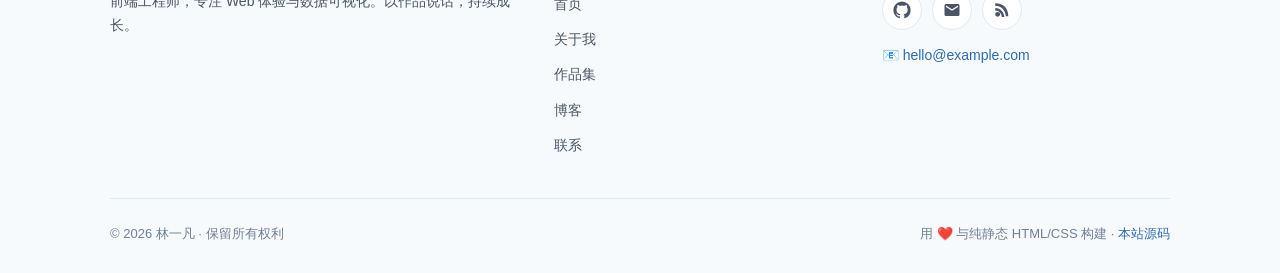
<file: blog/post-2.html>
<!DOCTYPE html>
<html lang="zh-CN">
<head>
  <meta charset="UTF-8" />
  <meta name="viewport" content="width=device-width, initial-scale=1.0" />
  <title>CSS 现代布局完全指南：Grid 与 Flexbox 实战 · 林一凡的博客</title>
  <meta name="description" content="一个页面从「能看」到「好看」的布局技巧：Grid 与 Flexbox 的选择标准、实战代码与常见坑。" />
  <link rel="icon" href="data:image/svg+xml,<svg xmlns='http://www.w3.org/2000/svg' viewBox='0 0 100 100'><text y='.9em' font-size='90'>🚀</text></svg>" />
  <link rel="stylesheet" href="../css/style.css" />
</head>
<body>

  <!-- ======== 顶部导航 ======== -->
  <header class="site-header">
    <div class="container header-inner">
      <a class="logo" href="../index.html">林一凡<span>.</span></a>

      <input type="checkbox" id="nav-toggle" class="nav-toggle" aria-hidden="true" />
      <label for="nav-toggle" class="nav-burger" aria-label="打开菜单">
        <span></span>
      </label>

      <nav class="site-nav" aria-label="主导航">
        <a class="nav-link" href="../index.html">首页</a>
        <a class="nav-link" href="../about.html">关于</a>
        <a class="nav-link" href="../works.html">作品</a>
        <a class="nav-link active" href="../blog.html">博客</a>
        <a class="nav-link" href="../contact.html">联系</a>
        <button class="theme-toggle" id="theme-toggle" aria-label="切换深浅色模式" title="切换深浅色模式">
          <svg class="icon-sun" viewBox="0 0 24 24" aria-hidden="true"><path d="M12 7a5 5 0 1 0 0 10 5 5 0 0 0 0-10zm0-5a1 1 0 0 1 1 1v2a1 1 0 1 1-2 0V3a1 1 0 0 1 1-1zm0 16a1 1 0 0 1 1 1v2a1 1 0 1 1-2 0v-2a1 1 0 0 1 1-1zM4.9 4.9a1 1 0 0 1 1.4 0l1.4 1.4a1 1 0 1 1-1.4 1.4L4.9 6.3a1 1 0 0 1 0-1.4zm11.4 11.4a1 1 0 0 1 1.4 0l1.4 1.4a1 1 0 0 1-1.4 1.4l-1.4-1.4a1 1 0 0 1 0-1.4zM3 12a1 1 0 0 1 1-1h2a1 1 0 1 1 0 2H4a1 1 0 0 1-1-1zm16 0a1 1 0 0 1 1-1h2a1 1 0 1 1 0 2h-2a1 1 0 0 1-1-1zM4.9 19.1a1 1 0 0 1 0-1.4l1.4-1.4a1 1 0 1 1 1.4 1.4l-1.4 1.4a1 1 0 0 1-1.4 0zm11.4-11.4a1 1 0 0 1 0-1.4l1.4-1.4a1 1 0 1 1 1.4 1.4l-1.4 1.4a1 1 0 0 1-1.4 0z"/></svg>
          <svg class="icon-moon" viewBox="0 0 24 24" aria-hidden="true"><path d="M21 12.8A9 9 0 1 1 11.2 3a7 7 0 0 0 9.8 9.8z"/></svg>
        </button>
      </nav>
    </div>
  </header>

  <!-- ======== 文章主体 ======== -->
  <section class="section">
    <div class="container">
      <article>
        <header class="article-head">
          <nav class="breadcrumb" aria-label="面包屑">
            <a href="../index.html">首页</a><span class="sep">/</span>
            <a href="../blog.html">博客</a><span class="sep">/</span>
            <span>CSS 现代布局完全指南</span>
          </nav>
          <h1 class="article-title">CSS 现代布局完全指南：Grid 与 Flexbox 实战</h1>
          <div class="article-meta">
            <span>🖋️ 林一凡</span>
            <span class="dot"></span>
            <span>2026-02-08</span>
            <span class="dot"></span>
            <span>12 分钟阅读</span>
            <span class="dot"></span>
            <span class="tag tag-primary">CSS</span>
            <span class="tag">布局</span>
          </div>
        </header>

        <div class="article-cover grad-green" role="img" aria-label="CSS 布局封面图">🧱</div>

        <div class="article-body">
          <p>
            很多同学把 Grid 和 Flexbox 当成「二选一」的对手，其实它们是互补的两套工具。
            记住一句口诀：<strong>一维布局用 Flexbox，二维布局用 Grid</strong>。下面用实战场景讲清楚怎么选、怎么写。
          </p>

          <h2>一、什么时候用 Flexbox</h2>
          <p>当元素沿<strong>一个方向</strong>排列时，Flexbox 是最简单直接的选择：</p>
          <ul>
            <li>导航栏的水平菜单；</li>
            <li>按钮组、标签栏的对齐；</li>
            <li>卡片内容（标题、描述、操作按钮）的垂直排布；</li>
            <li>「最后一项贴底」的经典问题：<code>margin-top: auto</code>。</li>
          </ul>

          <h2>二、什么时候用 Grid</h2>
          <p>当需要同时控制<strong>行和列</strong>，或希望元素能「跨越」网格时，用 Grid：</p>
          <ul>
            <li>整页布局（header / main / sidebar / footer）；</li>
            <li>作品集、博客列表等卡片网格；</li>
            <li>需要自动填充的响应式网格。</li>
          </ul>
          <p>一个最常用的响应式网格写法，三行搞定：</p>
          <pre><code>.grid {
  display: grid;
  grid-template-columns: repeat(auto-fill, minmax(280px, 1fr));
  gap: 24px;
}</code></pre>
          <p>
            这段代码的含义：每列最小 280px，放不下就自动换行，列数自适应。
            无论屏幕多宽，它都能自动铺满，不需要写任何媒体查询。
          </p>

          <h2>三、实战：导航栏 + 内容区</h2>
          <p>导航栏水平排列且右侧按钮贴边，用 Flexbox：</p>
          <pre><code>.header {
  display: flex;
  align-items: center;
  justify-content: space-between;
  gap: 16px;
}
.header nav { display: flex; gap: 8px; }</code></pre>
          <p>内容区需要「左侧正文 + 右侧侧边栏」，且正文内还有卡片网格，内外搭配：</p>
          <pre><code>.layout {
  display: grid;
  grid-template-columns: 1fr 300px; /* 自适应 + 固定侧栏 */
  gap: 32px;
}</code></pre>

          <h2>四、避坑清单</h2>
          <blockquote>
            <p>1. 给 flex/grid 子项设置了 <code>width/height</code> 但没生效？检查是否设置了 <code>flex-shrink: 0</code>。<br />
            2. 网格项被拉伸得很难看？检查 <code>align-items</code> 与 <code>place-items</code>。<br />
            3. 间隙没有生效？<code>gap</code> 只在 flex/grid 容器上有效，子项上写 <code>margin</code> 是旧做法。</p>
          </blockquote>

          <h2>五、移动端适配建议</h2>
          <ol>
            <li>优先用 <code>auto-fill + minmax</code> 实现「少写媒体查询」的响应式；</li>
            <li>确实需要断点时，从 <code>768px</code> 和 <code>1024px</code> 两个档位起步；</li>
            <li>导航在移动端收成汉堡菜单（本网站就是纯 CSS 实现的）。</li>
          </ol>
          <p>
            布局是 CSS 的骨架，值得花时间吃透。有任何问题欢迎<a href="../contact.html">联系我</a>交流，
            也欢迎在评论区补充你的实战经验。
          </p>
        </div>

        <div class="article-tags">
          <span class="tag tag-primary">CSS</span>
          <span class="tag">Grid</span>
          <span class="tag">Flexbox</span>
          <span class="tag">响应式</span>
        </div>

        <nav class="article-nav" aria-label="上一篇下一篇">
          <a href="post-1.html">
            <span class="nav-label">上一篇</span>
            <span class="nav-title">2026 前端学习路线：从零到可独立接单 →</span>
          </a>
          <a href="post-3.html">
            <span class="nav-label">下一篇</span>
            <span class="nav-title">用静态网站做个人主页：我的实践与复盘 →</span>
          </a>
        </nav>
      </article>
    </div>
  </section>

  <!-- ======== 页脚 ======== -->
  <footer class="site-footer">
    <div class="container">
      <div class="footer-grid">
        <div class="footer-col">
          <h3 class="footer-title">林一凡<span style="color:var(--accent)">.</span></h3>
          <p>前端工程师，专注 Web 体验与数据可视化。以作品说话，持续成长。</p>
        </div>
        <div class="footer-col">
          <h3 class="footer-title">快速导航</h3>
          <ul class="footer-links">
            <li><a href="../index.html">首页</a></li>
            <li><a href="../about.html">关于我</a></li>
            <li><a href="../works.html">作品集</a></li>
            <li><a href="../blog.html">博客</a></li>
            <li><a href="../contact.html">联系</a></li>
          </ul>
        </div>
        <div class="footer-col">
          <h3 class="footer-title">保持联系</h3>
          <div class="social-links" style="margin-bottom:14px;">
            <a class="social-link" href="https://github.com/" target="_blank" rel="noopener noreferrer" aria-label="GitHub">
              <svg viewBox="0 0 24 24" aria-hidden="true"><path d="M12 .5A11.5 11.5 0 0 0 .5 12a11.5 11.5 0 0 0 7.9 10.9c.6.1.8-.2.8-.5v-2c-3.2.7-3.9-1.4-3.9-1.4-.5-1.3-1.3-1.7-1.3-1.7-1-.7.1-.7.1-.7 1.2.1 1.8 1.2 1.8 1.2 1 1.8 2.7 1.3 3.4 1 .1-.8.4-1.3.7-1.6-2.6-.3-5.3-1.3-5.3-5.7 0-1.3.4-2.3 1.2-3.1-.1-.3-.5-1.5.1-3.1 0 0 1-.3 3.2 1.2a11 11 0 0 1 5.8 0C17.3 5 18.3 5.3 18.3 5.3c.6 1.6.2 2.8.1 3.1.8.8 1.2 1.8 1.2 3.1 0 4.4-2.7 5.4-5.3 5.7.4.4.8 1.1.8 2.2v3.2c0 .3.2.6.8.5A11.5 11.5 0 0 0 23.5 12 11.5 11.5 0 0 0 12 .5z"/></svg>
            </a>
            <a class="social-link" href="mailto:hello@example.com" aria-label="发送邮件">
              <svg viewBox="0 0 24 24" aria-hidden="true"><path d="M20 4H4a2 2 0 0 0-2 2v12a2 2 0 0 0 2 2h16a2 2 0 0 0 2-2V6a2 2 0 0 0-2-2zm0 4-8 5-8-5V6l8 5 8-5v2z"/></svg>
            </a>
            <a class="social-link" href="https://example.com/rss.xml" target="_blank" rel="noopener noreferrer" aria-label="RSS 订阅">
              <svg viewBox="0 0 24 24" aria-hidden="true"><path d="M6.2 14.5a3.3 3.3 0 1 0 0 6.6 3.3 3.3 0 0 0 0-6.6zM3 3v3.4c7.7 0 14 6.3 14 14H20.4C20.4 9.8 14.2 3 3 3zm0 6.3v3.4c4.8 0 8.7 3.9 8.7 8.7H15c0-6.7-5.4-12.1-12-12.1z"/></svg>
            </a>
          </div>
          <p>📧 <a href="mailto:hello@example.com" style="font-size:14px;">hello@example.com</a></p>
        </div>
      </div>
      <div class="footer-bottom">
        <span>© <span id="year">2026</span> 林一凡 · 保留所有权利</span>
        <span>用 ❤️ 与纯静态 HTML/CSS 构建 · <a href="https://github.com/" target="_blank" rel="noopener noreferrer">本站源码</a></span>
      </div>
    </div>
  </footer>

  <script src="../js/main.js"></script>
</body>
</html>
</file>
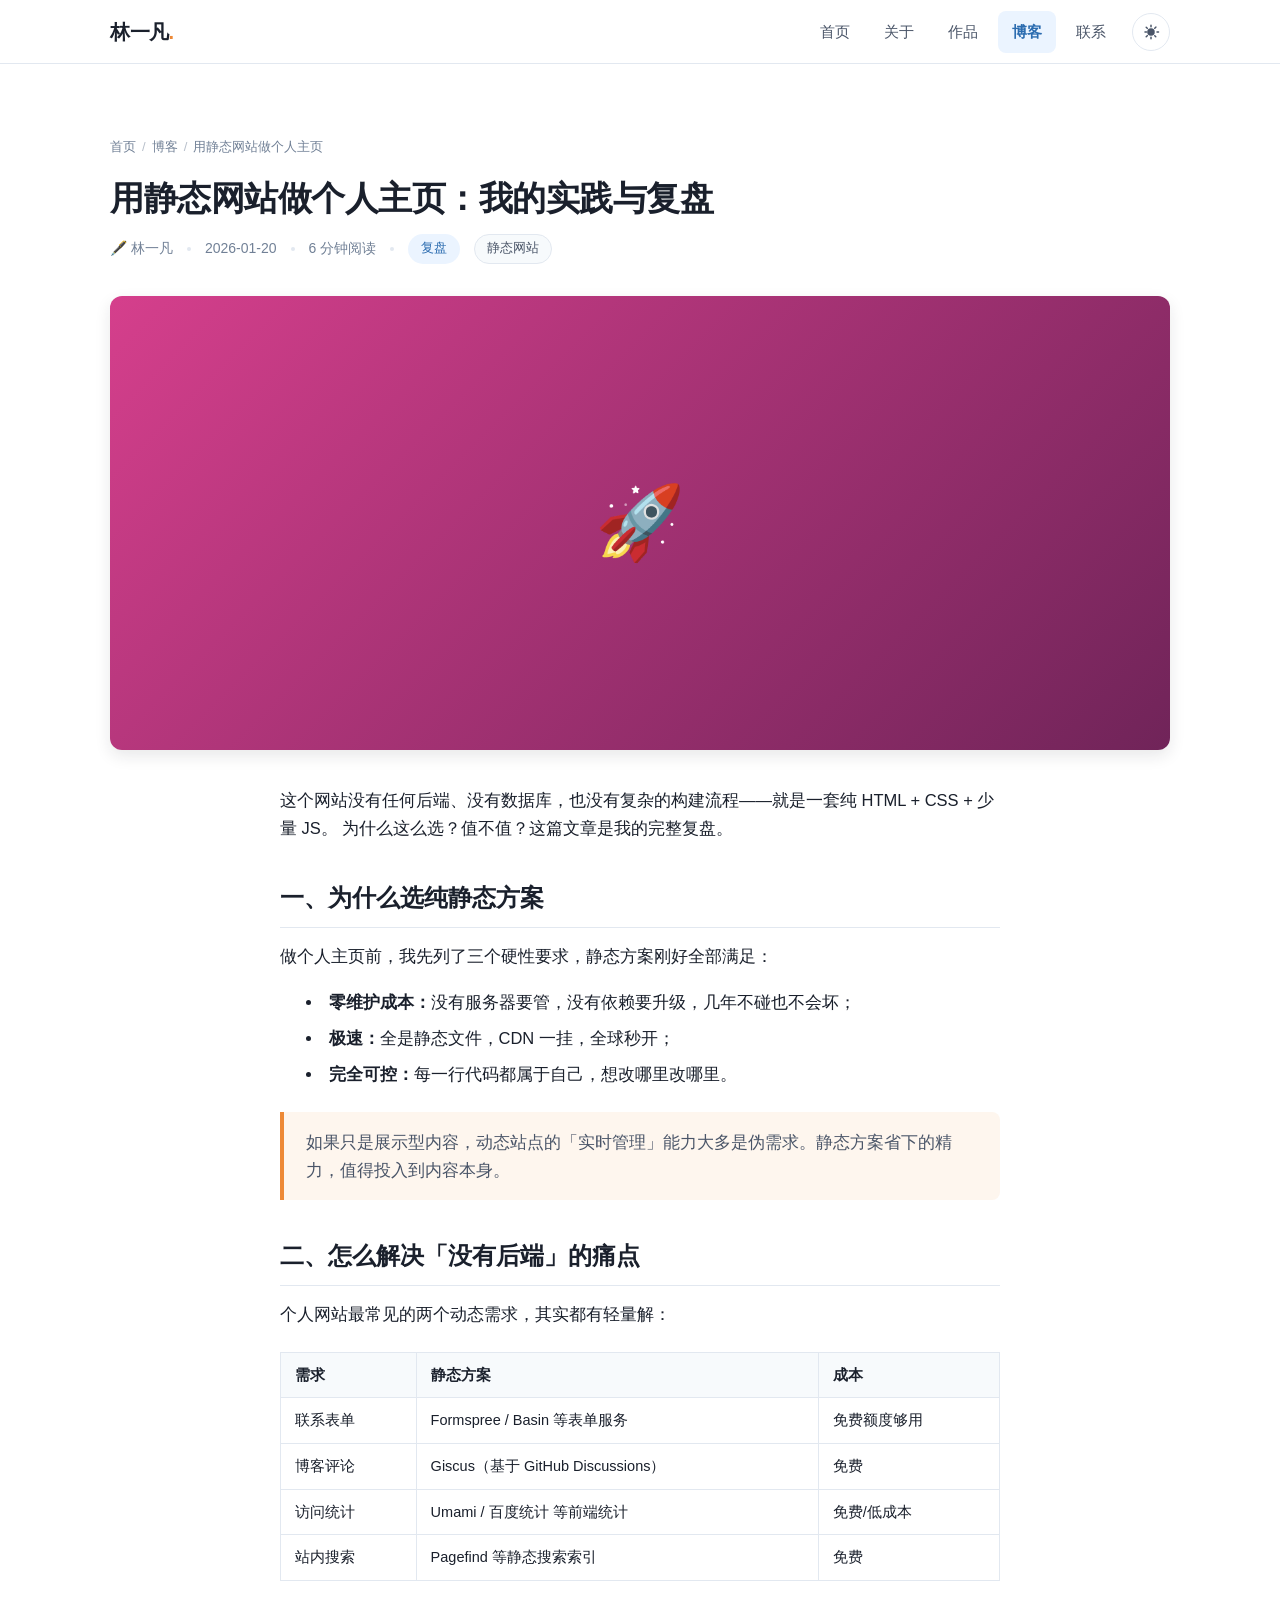
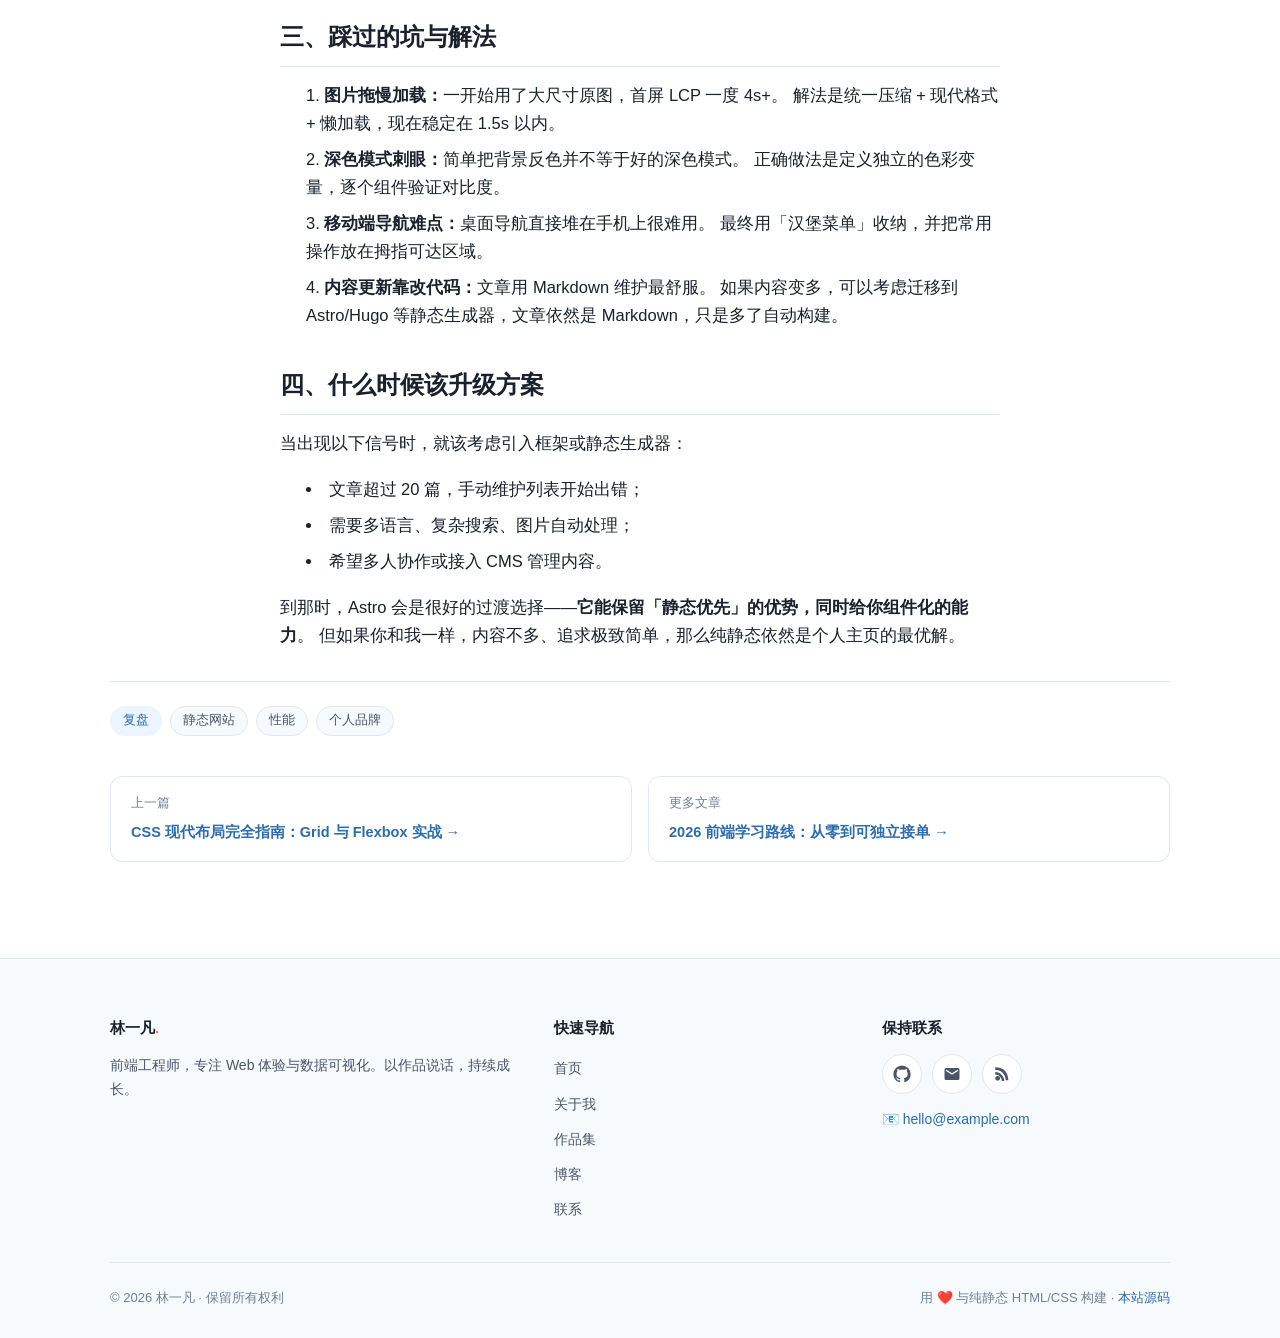
<file: blog/post-3.html>
<!DOCTYPE html>
<html lang="zh-CN">
<head>
  <meta charset="UTF-8" />
  <meta name="viewport" content="width=device-width, initial-scale=1.0" />
  <title>用静态网站做个人主页：我的实践与复盘 · 林一凡的博客</title>
  <meta name="description" content="为什么选择纯静态方案做个人主页、如何保持低成本高质感，以及实践过程中踩过的坑与解决思路。" />
  <link rel="icon" href="data:image/svg+xml,<svg xmlns='http://www.w3.org/2000/svg' viewBox='0 0 100 100'><text y='.9em' font-size='90'>🚀</text></svg>" />
  <link rel="stylesheet" href="../css/style.css" />
</head>
<body>

  <!-- ======== 顶部导航 ======== -->
  <header class="site-header">
    <div class="container header-inner">
      <a class="logo" href="../index.html">林一凡<span>.</span></a>

      <input type="checkbox" id="nav-toggle" class="nav-toggle" aria-hidden="true" />
      <label for="nav-toggle" class="nav-burger" aria-label="打开菜单">
        <span></span>
      </label>

      <nav class="site-nav" aria-label="主导航">
        <a class="nav-link" href="../index.html">首页</a>
        <a class="nav-link" href="../about.html">关于</a>
        <a class="nav-link" href="../works.html">作品</a>
        <a class="nav-link active" href="../blog.html">博客</a>
        <a class="nav-link" href="../contact.html">联系</a>
        <button class="theme-toggle" id="theme-toggle" aria-label="切换深浅色模式" title="切换深浅色模式">
          <svg class="icon-sun" viewBox="0 0 24 24" aria-hidden="true"><path d="M12 7a5 5 0 1 0 0 10 5 5 0 0 0 0-10zm0-5a1 1 0 0 1 1 1v2a1 1 0 1 1-2 0V3a1 1 0 0 1 1-1zm0 16a1 1 0 0 1 1 1v2a1 1 0 1 1-2 0v-2a1 1 0 0 1 1-1zM4.9 4.9a1 1 0 0 1 1.4 0l1.4 1.4a1 1 0 1 1-1.4 1.4L4.9 6.3a1 1 0 0 1 0-1.4zm11.4 11.4a1 1 0 0 1 1.4 0l1.4 1.4a1 1 0 0 1-1.4 1.4l-1.4-1.4a1 1 0 0 1 0-1.4zM3 12a1 1 0 0 1 1-1h2a1 1 0 1 1 0 2H4a1 1 0 0 1-1-1zm16 0a1 1 0 0 1 1-1h2a1 1 0 1 1 0 2h-2a1 1 0 0 1-1-1zM4.9 19.1a1 1 0 0 1 0-1.4l1.4-1.4a1 1 0 1 1 1.4 1.4l-1.4 1.4a1 1 0 0 1-1.4 0zm11.4-11.4a1 1 0 0 1 0-1.4l1.4-1.4a1 1 0 1 1 1.4 1.4l-1.4 1.4a1 1 0 0 1-1.4 0z"/></svg>
          <svg class="icon-moon" viewBox="0 0 24 24" aria-hidden="true"><path d="M21 12.8A9 9 0 1 1 11.2 3a7 7 0 0 0 9.8 9.8z"/></svg>
        </button>
      </nav>
    </div>
  </header>

  <!-- ======== 文章主体 ======== -->
  <section class="section">
    <div class="container">
      <article>
        <header class="article-head">
          <nav class="breadcrumb" aria-label="面包屑">
            <a href="../index.html">首页</a><span class="sep">/</span>
            <a href="../blog.html">博客</a><span class="sep">/</span>
            <span>用静态网站做个人主页</span>
          </nav>
          <h1 class="article-title">用静态网站做个人主页：我的实践与复盘</h1>
          <div class="article-meta">
            <span>🖋️ 林一凡</span>
            <span class="dot"></span>
            <span>2026-01-20</span>
            <span class="dot"></span>
            <span>6 分钟阅读</span>
            <span class="dot"></span>
            <span class="tag tag-primary">复盘</span>
            <span class="tag">静态网站</span>
          </div>
        </header>

        <div class="article-cover grad-pink" role="img" aria-label="静态网站复盘封面图">🚀</div>

        <div class="article-body">
          <p>
            这个网站没有任何后端、没有数据库，也没有复杂的构建流程——就是一套纯 HTML + CSS + 少量 JS。
            为什么这么选？值不值？这篇文章是我的完整复盘。
          </p>

          <h2>一、为什么选纯静态方案</h2>
          <p>做个人主页前，我先列了三个硬性要求，静态方案刚好全部满足：</p>
          <ul>
            <li><strong>零维护成本：</strong>没有服务器要管，没有依赖要升级，几年不碰也不会坏；</li>
            <li><strong>极速：</strong>全是静态文件，CDN 一挂，全球秒开；</li>
            <li><strong>完全可控：</strong>每一行代码都属于自己，想改哪里改哪里。</li>
          </ul>
          <blockquote>
            <p>如果只是展示型内容，动态站点的「实时管理」能力大多是伪需求。静态方案省下的精力，值得投入到内容本身。</p>
          </blockquote>

          <h2>二、怎么解决「没有后端」的痛点</h2>
          <p>个人网站最常见的两个动态需求，其实都有轻量解：</p>
          <table>
            <thead>
              <tr><th>需求</th><th>静态方案</th><th>成本</th></tr>
            </thead>
            <tbody>
              <tr><td>联系表单</td><td>Formspree / Basin 等表单服务</td><td>免费额度够用</td></tr>
              <tr><td>博客评论</td><td>Giscus（基于 GitHub Discussions）</td><td>免费</td></tr>
              <tr><td>访问统计</td><td>Umami / 百度统计 等前端统计</td><td>免费/低成本</td></tr>
              <tr><td>站内搜索</td><td>Pagefind 等静态搜索索引</td><td>免费</td></tr>
            </tbody>
          </table>

          <h2>三、踩过的坑与解法</h2>
          <ol>
            <li>
              <strong>图片拖慢加载：</strong>一开始用了大尺寸原图，首屏 LCP 一度 4s+。
              解法是统一压缩 + 现代格式 + 懒加载，现在稳定在 1.5s 以内。
            </li>
            <li>
              <strong>深色模式刺眼：</strong>简单把背景反色并不等于好的深色模式。
              正确做法是定义独立的色彩变量，逐个组件验证对比度。
            </li>
            <li>
              <strong>移动端导航难点：</strong>桌面导航直接堆在手机上很难用。
              最终用「汉堡菜单」收纳，并把常用操作放在拇指可达区域。
            </li>
            <li>
              <strong>内容更新靠改代码：</strong>文章用 Markdown 维护最舒服。
              如果内容变多，可以考虑迁移到 Astro/Hugo 等静态生成器，文章依然是 Markdown，只是多了自动构建。
            </li>
          </ol>

          <h2>四、什么时候该升级方案</h2>
          <p>当出现以下信号时，就该考虑引入框架或静态生成器：</p>
          <ul>
            <li>文章超过 20 篇，手动维护列表开始出错；</li>
            <li>需要多语言、复杂搜索、图片自动处理；</li>
            <li>希望多人协作或接入 CMS 管理内容。</li>
          </ul>
          <p>
            到那时，Astro 会是很好的过渡选择——<strong>它能保留「静态优先」的优势，同时给你组件化的能力</strong>。
            但如果你和我一样，内容不多、追求极致简单，那么纯静态依然是个人主页的最优解。
          </p>
        </div>

        <div class="article-tags">
          <span class="tag tag-primary">复盘</span>
          <span class="tag">静态网站</span>
          <span class="tag">性能</span>
          <span class="tag">个人品牌</span>
        </div>

        <nav class="article-nav" aria-label="上一篇下一篇">
          <a href="post-2.html">
            <span class="nav-label">上一篇</span>
            <span class="nav-title">CSS 现代布局完全指南：Grid 与 Flexbox 实战 →</span>
          </a>
          <a href="post-1.html">
            <span class="nav-label">更多文章</span>
            <span class="nav-title">2026 前端学习路线：从零到可独立接单 →</span>
          </a>
        </nav>
      </article>
    </div>
  </section>

  <!-- ======== 页脚 ======== -->
  <footer class="site-footer">
    <div class="container">
      <div class="footer-grid">
        <div class="footer-col">
          <h3 class="footer-title">林一凡<span style="color:var(--accent)">.</span></h3>
          <p>前端工程师，专注 Web 体验与数据可视化。以作品说话，持续成长。</p>
        </div>
        <div class="footer-col">
          <h3 class="footer-title">快速导航</h3>
          <ul class="footer-links">
            <li><a href="../index.html">首页</a></li>
            <li><a href="../about.html">关于我</a></li>
            <li><a href="../works.html">作品集</a></li>
            <li><a href="../blog.html">博客</a></li>
            <li><a href="../contact.html">联系</a></li>
          </ul>
        </div>
        <div class="footer-col">
          <h3 class="footer-title">保持联系</h3>
          <div class="social-links" style="margin-bottom:14px;">
            <a class="social-link" href="https://github.com/" target="_blank" rel="noopener noreferrer" aria-label="GitHub">
              <svg viewBox="0 0 24 24" aria-hidden="true"><path d="M12 .5A11.5 11.5 0 0 0 .5 12a11.5 11.5 0 0 0 7.9 10.9c.6.1.8-.2.8-.5v-2c-3.2.7-3.9-1.4-3.9-1.4-.5-1.3-1.3-1.7-1.3-1.7-1-.7.1-.7.1-.7 1.2.1 1.8 1.2 1.8 1.2 1 1.8 2.7 1.3 3.4 1 .1-.8.4-1.3.7-1.6-2.6-.3-5.3-1.3-5.3-5.7 0-1.3.4-2.3 1.2-3.1-.1-.3-.5-1.5.1-3.1 0 0 1-.3 3.2 1.2a11 11 0 0 1 5.8 0C17.3 5 18.3 5.3 18.3 5.3c.6 1.6.2 2.8.1 3.1.8.8 1.2 1.8 1.2 3.1 0 4.4-2.7 5.4-5.3 5.7.4.4.8 1.1.8 2.2v3.2c0 .3.2.6.8.5A11.5 11.5 0 0 0 23.5 12 11.5 11.5 0 0 0 12 .5z"/></svg>
            </a>
            <a class="social-link" href="mailto:hello@example.com" aria-label="发送邮件">
              <svg viewBox="0 0 24 24" aria-hidden="true"><path d="M20 4H4a2 2 0 0 0-2 2v12a2 2 0 0 0 2 2h16a2 2 0 0 0 2-2V6a2 2 0 0 0-2-2zm0 4-8 5-8-5V6l8 5 8-5v2z"/></svg>
            </a>
            <a class="social-link" href="https://example.com/rss.xml" target="_blank" rel="noopener noreferrer" aria-label="RSS 订阅">
              <svg viewBox="0 0 24 24" aria-hidden="true"><path d="M6.2 14.5a3.3 3.3 0 1 0 0 6.6 3.3 3.3 0 0 0 0-6.6zM3 3v3.4c7.7 0 14 6.3 14 14H20.4C20.4 9.8 14.2 3 3 3zm0 6.3v3.4c4.8 0 8.7 3.9 8.7 8.7H15c0-6.7-5.4-12.1-12-12.1z"/></svg>
            </a>
          </div>
          <p>📧 <a href="mailto:hello@example.com" style="font-size:14px;">hello@example.com</a></p>
        </div>
      </div>
      <div class="footer-bottom">
        <span>© <span id="year">2026</span> 林一凡 · 保留所有权利</span>
        <span>用 ❤️ 与纯静态 HTML/CSS 构建 · <a href="https://github.com/" target="_blank" rel="noopener noreferrer">本站源码</a></span>
      </div>
    </div>
  </footer>

  <script src="../js/main.js"></script>
</body>
</html>
</file>
<file: css/style.css>
/* ============================================================
   个人网页 · 全站样式
   设计规范参考 PRD 第 8 节：
   - 主色 #2B6CB0（深空蓝）  强调色 #ED8936（暖橙）
   - 圆角 8~12px · 柔和阴影 · 内容区最大 1100px
   深色模式：跟随系统 + 手动切换（js/main.js）
   ============================================================ */

/* ---------- 1. 变量与主题 ---------- */
:root {
  --primary: #2b6cb0;
  --primary-dark: #1a365d;
  --primary-light: #ebf4ff;
  --accent: #ed8936;
  --accent-light: #fef6ee;
  --bg: #ffffff;
  --bg-alt: #f7fafc;
  --card-bg: #ffffff;
  --text: #1a202c;
  --text-muted: #4a5568;
  --text-faint: #718096;
  --border: #e2e8f0;
  --shadow-sm: 0 1px 3px rgba(26, 32, 44, 0.08);
  --shadow-md: 0 6px 16px rgba(26, 32, 44, 0.1);
  --shadow-lg: 0 16px 40px rgba(26, 32, 44, 0.14);
  --radius: 12px;
  --radius-sm: 8px;
  --container: 1100px;
  --header-h: 64px;
  --font: "PingFang SC", "Hiragino Sans GB", "Microsoft YaHei", "Noto Sans SC",
    -apple-system, "Segoe UI", Roboto, "Helvetica Neue", Arial, sans-serif;
  --font-mono: "JetBrains Mono", "SFMono-Regular", Consolas, "Courier New",
    monospace;
  --transition: 0.22s ease;
}

/* 深色模式（跟随系统） */
@media (prefers-color-scheme: dark) {
  :root:not([data-theme="light"]) {
    --primary: #63b3ed;
    --primary-dark: #90cdf4;
    --primary-light: #1a365d;
    --accent: #ed8936;
    --accent-light: #3d2a16;
    --bg: #1a202c;
    --bg-alt: #171923;
    --card-bg: #22293a;
    --text: #e2e8f0;
    --text-muted: #a0aec0;
    --text-faint: #718096;
    --border: #2d3748;
    --shadow-sm: 0 1px 3px rgba(0, 0, 0, 0.35);
    --shadow-md: 0 6px 16px rgba(0, 0, 0, 0.4);
    --shadow-lg: 0 16px 40px rgba(0, 0, 0, 0.5);
  }
}

/* 深色模式（手动强制） */
[data-theme="dark"] {
  --primary: #63b3ed;
  --primary-dark: #90cdf4;
  --primary-light: #1a365d;
  --accent: #ed8936;
  --accent-light: #3d2a16;
  --bg: #1a202c;
  --bg-alt: #171923;
  --card-bg: #22293a;
  --text: #e2e8f0;
  --text-muted: #a0aec0;
  --text-faint: #718096;
  --border: #2d3748;
  --shadow-sm: 0 1px 3px rgba(0, 0, 0, 0.35);
  --shadow-md: 0 6px 16px rgba(0, 0, 0, 0.4);
  --shadow-lg: 0 16px 40px rgba(0, 0, 0, 0.5);
}

/* ---------- 2. 基础重置 ---------- */
*,
*::before,
*::after {
  box-sizing: border-box;
  margin: 0;
  padding: 0;
}

html {
  scroll-behavior: smooth;
  -webkit-text-size-adjust: 100%;
}

body {
  font-family: var(--font);
  font-size: 16px;
  line-height: 1.7;
  color: var(--text);
  background: var(--bg);
  transition: background var(--transition), color var(--transition);
}

img {
  max-width: 100%;
  display: block;
}

a {
  color: var(--primary);
  text-decoration: none;
  transition: color var(--transition);
}

a:hover {
  color: var(--accent);
}

ul,
ol {
  list-style-position: inside;
}

button {
  font-family: inherit;
  cursor: pointer;
  border: none;
  background: none;
  color: inherit;
}

::selection {
  background: var(--primary);
  color: #fff;
}

:focus-visible {
  outline: 2px solid var(--accent);
  outline-offset: 2px;
  border-radius: 4px;
}

/* ---------- 3. 通用布局 ---------- */
.container {
  max-width: var(--container);
  margin: 0 auto;
  padding: 0 20px;
}

.section {
  padding: 72px 0;
}

.section-alt {
  background: var(--bg-alt);
  border-top: 1px solid var(--border);
  border-bottom: 1px solid var(--border);
}

.section-head {
  max-width: 640px;
  margin-bottom: 40px;
}

.section-title {
  font-size: 30px;
  line-height: 1.3;
  font-weight: 700;
  letter-spacing: -0.5px;
  margin-bottom: 10px;
}

.section-sub {
  color: var(--text-muted);
  font-size: 16px;
}

.text-center {
  text-align: center;
}

.mx-auto {
  margin-left: auto;
  margin-right: auto;
}

/* ---------- 4. 顶部导航 ---------- */
.site-header {
  position: sticky;
  top: 0;
  z-index: 100;
  height: var(--header-h);
  background: color-mix(in srgb, var(--bg) 82%, transparent);
  -webkit-backdrop-filter: blur(12px);
  backdrop-filter: blur(12px);
  border-bottom: 1px solid var(--border);
}

.header-inner {
  height: var(--header-h);
  display: flex;
  align-items: center;
  justify-content: space-between;
  gap: 16px;
}

.logo {
  font-size: 20px;
  font-weight: 800;
  letter-spacing: -0.5px;
  color: var(--text);
  white-space: nowrap;
}

.logo span {
  color: var(--accent);
}

.site-nav {
  display: flex;
  align-items: center;
  gap: 6px;
}

.nav-link {
  display: inline-block;
  padding: 8px 14px;
  border-radius: var(--radius-sm);
  font-size: 15px;
  font-weight: 500;
  color: var(--text-muted);
  transition: color var(--transition), background var(--transition);
}

.nav-link:hover {
  color: var(--text);
  background: var(--bg-alt);
}

.nav-link.active {
  color: var(--primary);
  font-weight: 600;
  background: var(--primary-light);
}

/* 主题切换按钮 */
.theme-toggle {
  display: inline-flex;
  align-items: center;
  justify-content: center;
  width: 38px;
  height: 38px;
  margin-left: 6px;
  border-radius: 50%;
  border: 1px solid var(--border);
  color: var(--text-muted);
  transition: background var(--transition), color var(--transition),
    transform var(--transition);
}

.theme-toggle:hover {
  color: var(--text);
  background: var(--bg-alt);
  transform: rotate(15deg);
}

.theme-toggle svg {
  width: 18px;
  height: 18px;
  fill: currentColor;
}

.icon-moon {
  display: none;
}

[data-theme="dark"] .icon-sun {
  display: none;
}

[data-theme="dark"] .icon-moon {
  display: block;
}

/* 汉堡菜单（checkbox hack，纯 CSS 实现） */
.nav-toggle {
  position: absolute;
  opacity: 0;
  pointer-events: none;
}

.nav-burger {
  display: none;
  flex-direction: column;
  justify-content: center;
  gap: 5px;
  width: 40px;
  height: 40px;
  padding: 8px;
  border-radius: var(--radius-sm);
  border: 1px solid var(--border);
}

.nav-burger span,
.nav-burger span::before,
.nav-burger span::after {
  content: "";
  display: block;
  height: 2px;
  width: 100%;
  background: var(--text);
  border-radius: 2px;
  transition: transform var(--transition), opacity var(--transition);
}

.nav-burger span::before {
  transform: translateY(-7px);
}

.nav-burger span::after {
  transform: translateY(5px);
}

/* ---------- 5. Hero（首页首屏） ---------- */
.hero {
  position: relative;
  overflow: hidden;
  background: var(--bg-alt);
  border-bottom: 1px solid var(--border);
}

.hero::before {
  content: "";
  position: absolute;
  inset: 0;
  background:
    radial-gradient(55% 70% at 85% 15%, rgba(43, 108, 176, 0.16), transparent 65%),
    radial-gradient(45% 65% at 8% 92%, rgba(237, 137, 54, 0.14), transparent 60%),
    radial-gradient(30% 40% at 50% 50%, rgba(43, 108, 176, 0.05), transparent 70%);
  pointer-events: none;
}

.hero-inner {
  position: relative;
  display: grid;
  grid-template-columns: 1.2fr 0.8fr;
  align-items: center;
  gap: 48px;
  padding: 96px 0 88px;
}

.hero-eyebrow {
  display: inline-flex;
  align-items: center;
  gap: 8px;
  padding: 5px 14px;
  margin-bottom: 20px;
  border-radius: 999px;
  font-size: 13px;
  font-weight: 600;
  color: var(--primary);
  background: var(--primary-light);
}

.hero-eyebrow::before {
  content: "";
  width: 7px;
  height: 7px;
  border-radius: 50%;
  background: var(--accent);
  animation: pulse 2s infinite;
}

@keyframes pulse {
  0%, 100% { transform: scale(1); opacity: 1; }
  50% { transform: scale(1.5); opacity: 0.6; }
}

.hero-title {
  font-size: 44px;
  line-height: 1.2;
  font-weight: 800;
  letter-spacing: -1px;
  margin-bottom: 8px;
}

.hero-title .grad {
  background: linear-gradient(120deg, var(--primary), var(--accent));
  -webkit-background-clip: text;
  background-clip: text;
  -webkit-text-fill-color: transparent;
  color: transparent;
}

.hero-role {
  font-size: 18px;
  color: var(--text-muted);
  margin-bottom: 20px;
}

.hero-sub {
  max-width: 520px;
  color: var(--text-muted);
  margin-bottom: 32px;
}

.hero-actions {
  display: flex;
  flex-wrap: wrap;
  gap: 12px;
}

/* 头像 */
.avatar-wrap {
  display: flex;
  justify-content: center;
}

.avatar {
  width: 240px;
  height: 240px;
  border-radius: 50%;
  display: grid;
  place-items: center;
  font-size: 88px;
  font-weight: 800;
  color: #fff;
  background: linear-gradient(135deg, var(--primary), var(--accent));
  box-shadow: var(--shadow-lg);
  position: relative;
}

.avatar::after {
  content: "";
  position: absolute;
  inset: -10px;
  border-radius: 50%;
  border: 2px dashed var(--primary);
  opacity: 0.35;
  animation: spin 30s linear infinite;
}

@keyframes spin {
  to { transform: rotate(360deg); }
}

/* Hero 底部数字亮点 */
.hero-stats {
  display: grid;
  grid-template-columns: repeat(3, 1fr);
  gap: 16px;
  margin-top: 48px;
  max-width: 560px;
}

.stat {
  padding: 14px 18px;
  border-radius: var(--radius);
  background: var(--card-bg);
  border: 1px solid var(--border);
  box-shadow: var(--shadow-sm);
}

.stat-num {
  font-size: 26px;
  font-weight: 800;
  color: var(--primary);
}

.stat-label {
  font-size: 13px;
  color: var(--text-faint);
}

/* ---------- 6. 按钮 ---------- */
.btn {
  display: inline-flex;
  align-items: center;
  justify-content: center;
  gap: 8px;
  padding: 11px 24px;
  border-radius: 999px;
  font-size: 15px;
  font-weight: 600;
  transition: transform var(--transition), box-shadow var(--transition),
    background var(--transition), color var(--transition);
}

.btn:active {
  transform: scale(0.97);
}

.btn-primary {
  background: var(--primary);
  color: #fff;
  box-shadow: var(--shadow-sm);
}

.btn-primary:hover {
  background: var(--primary-dark);
  color: #fff;
  transform: translateY(-2px);
  box-shadow: var(--shadow-md);
}

.btn-accent {
  background: var(--accent);
  color: #fff;
}

.btn-accent:hover {
  filter: brightness(1.08);
  transform: translateY(-2px);
  box-shadow: var(--shadow-md);
  color: #fff;
}

.btn-outline {
  border: 1.5px solid var(--border);
  color: var(--text);
  background: transparent;
}

.btn-outline:hover {
  border-color: var(--primary);
  color: var(--primary);
  transform: translateY(-2px);
}

.btn-sm {
  padding: 7px 16px;
  font-size: 13.5px;
}

.btn-lg {
  padding: 13px 30px;
  font-size: 16px;
}

/* ---------- 7. 卡片 ---------- */
.card {
  display: flex;
  flex-direction: column;
  background: var(--card-bg);
  border: 1px solid var(--border);
  border-radius: var(--radius);
  overflow: hidden;
  box-shadow: var(--shadow-sm);
  transition: transform var(--transition), box-shadow var(--transition);
}

.card:hover {
  transform: translateY(-5px);
  box-shadow: var(--shadow-lg);
}

.card-cover {
  position: relative;
  aspect-ratio: 16 / 9;
  display: grid;
  place-items: center;
  font-size: 52px;
  color: #fff;
  overflow: hidden;
}

.card-cover::after {
  content: "";
  position: absolute;
  inset: 0;
  background: linear-gradient(180deg, transparent 55%, rgba(0, 0, 0, 0.28));
  pointer-events: none;
}

.card-cover .cover-tag {
  position: absolute;
  top: 12px;
  right: 12px;
  z-index: 1;
  padding: 4px 12px;
  border-radius: 999px;
  font-size: 12px;
  font-weight: 600;
  color: #fff;
  background: rgba(0, 0, 0, 0.38);
  -webkit-backdrop-filter: blur(4px);
  backdrop-filter: blur(4px);
}

.card-body {
  display: flex;
  flex-direction: column;
  gap: 10px;
  padding: 20px;
  flex: 1;
}

.card-title {
  font-size: 18px;
  font-weight: 700;
  line-height: 1.4;
  color: var(--text);
}

.card-title a {
  color: inherit;
}

.card-title a:hover {
  color: var(--primary);
}

.card-desc {
  color: var(--text-muted);
  font-size: 14.5px;
  flex: 1;
}

.card-meta {
  display: flex;
  flex-wrap: wrap;
  gap: 8px;
  align-items: center;
  font-size: 13px;
  color: var(--text-faint);
}

.card-link {
  font-size: 14px;
  font-weight: 600;
  display: inline-flex;
  align-items: center;
  gap: 4px;
}

.card-link::after {
  content: "→";
  transition: transform var(--transition);
}

.card-link:hover::after {
  transform: translateX(3px);
}

/* 网格 */
.grid-2 {
  display: grid;
  grid-template-columns: repeat(2, 1fr);
  gap: 24px;
}

.grid-3 {
  display: grid;
  grid-template-columns: repeat(3, 1fr);
  gap: 24px;
}

/* 标签 */
.tag {
  display: inline-flex;
  align-items: center;
  padding: 3px 12px;
  border-radius: 999px;
  font-size: 12.5px;
  font-weight: 500;
  color: var(--text-muted);
  background: var(--bg-alt);
  border: 1px solid var(--border);
}

.tag-primary {
  color: var(--primary);
  background: var(--primary-light);
  border-color: transparent;
}

.tag-accent {
  color: var(--accent);
  background: var(--accent-light);
  border-color: transparent;
}

/* 渐变封面（作品/文章，无图占位方案） */
.grad-blue { background: linear-gradient(135deg, #2b6cb0, #1a365d); }
.grad-orange { background: linear-gradient(135deg, #ed8936, #c05621); }
.grad-teal { background: linear-gradient(135deg, #319795, #234e52); }
.grad-purple { background: linear-gradient(135deg, #6b46c1, #2d1b69); }
.grad-green { background: linear-gradient(135deg, #48bb78, #276749); }
.grad-pink { background: linear-gradient(135deg, #d53f8c, #702459); }

/* ---------- 8. 内页页头 ---------- */
.page-head {
  padding: 64px 0 40px;
  border-bottom: 1px solid var(--border);
  background: var(--bg-alt);
}

.page-title {
  font-size: 34px;
  font-weight: 800;
  letter-spacing: -0.5px;
  margin-bottom: 10px;
}

.page-sub {
  color: var(--text-muted);
  max-width: 640px;
}

.breadcrumb {
  display: flex;
  flex-wrap: wrap;
  gap: 6px;
  font-size: 13px;
  color: var(--text-faint);
  margin-bottom: 18px;
}

.breadcrumb a {
  color: var(--text-faint);
}

.breadcrumb a:hover {
  color: var(--primary);
}

.breadcrumb .sep {
  opacity: 0.5;
}

/* ---------- 9. 作品筛选（纯 CSS） ---------- */
.filters {
  display: flex;
  flex-wrap: wrap;
  gap: 10px;
  margin-bottom: 32px;
}

.filter-input {
  position: absolute;
  opacity: 0;
  pointer-events: none;
}

.filter-label {
  display: inline-flex;
  align-items: center;
  padding: 8px 20px;
  border-radius: 999px;
  font-size: 14px;
  font-weight: 500;
  color: var(--text-muted);
  background: var(--card-bg);
  border: 1px solid var(--border);
  cursor: pointer;
  user-select: none;
  transition: all var(--transition);
}

.filter-label:hover {
  color: var(--primary);
  border-color: var(--primary);
}

.filter-input:checked + .filter-label {
  color: #fff;
  background: var(--primary);
  border-color: var(--primary);
  box-shadow: var(--shadow-sm);
}

/* 筛选逻辑（:has() 为现代浏览器特性，Chrome 105+ / Safari 15.4+ / Firefox 121+） */
.filters:has(#f-web:checked) ~ .works-grid .work-card:not([data-cat="web"]) {
  display: none;
}
.filters:has(#f-design:checked) ~ .works-grid .work-card:not([data-cat="design"]) {
  display: none;
}
.filters:has(#f-data:checked) ~ .works-grid .work-card:not([data-cat="data"]) {
  display: none;
}
.filters:has(#f-writing:checked) ~ .works-grid .work-card:not([data-cat="writing"]) {
  display: none;
}

/* 占位卡片（即将上线） */
.card-placeholder {
  border-style: dashed;
  align-items: center;
  justify-content: center;
  text-align: center;
  gap: 10px;
  min-height: 240px;
  padding: 24px;
  box-shadow: none;
}

.card-placeholder:hover {
  transform: none;
  box-shadow: none;
}

.card-placeholder .ph-ico {
  font-size: 40px;
  opacity: 0.6;
}

.card-placeholder .ph-text {
  color: var(--text-faint);
  font-size: 14px;
}

.works-grid {
  display: grid;
  grid-template-columns: repeat(3, 1fr);
  gap: 24px;
}

.work-card {
  display: flex;
  flex-direction: column;
}

/* ---------- 10. 时间线（关于页） ---------- */
.timeline {
  position: relative;
  margin-left: 8px;
  padding-left: 28px;
  border-left: 2px solid var(--border);
}

.timeline-item {
  position: relative;
  padding-bottom: 36px;
}

.timeline-item:last-child {
  padding-bottom: 0;
}

.timeline-item::before {
  content: "";
  position: absolute;
  left: -35px;
  top: 6px;
  width: 12px;
  height: 12px;
  border-radius: 50%;
  background: var(--primary);
  border: 3px solid var(--bg);
  box-shadow: 0 0 0 2px var(--primary-light);
}

.timeline-period {
  font-size: 13px;
  font-weight: 600;
  color: var(--accent);
  margin-bottom: 4px;
}

.timeline-role {
  font-size: 17px;
  font-weight: 700;
  margin-bottom: 4px;
}

.timeline-org {
  color: var(--text-faint);
  font-size: 14px;
  margin-bottom: 8px;
}

.timeline-content {
  color: var(--text-muted);
  font-size: 14.5px;
}

/* 技能区 */
.skills-grid {
  display: grid;
  grid-template-columns: repeat(2, 1fr);
  gap: 20px;
}

.skill-item {
  padding: 20px;
  background: var(--card-bg);
  border: 1px solid var(--border);
  border-radius: var(--radius);
  box-shadow: var(--shadow-sm);
}

.skill-name {
  font-weight: 700;
  margin-bottom: 8px;
  display: flex;
  align-items: center;
  gap: 8px;
}

.skill-name .ico {
  width: 34px;
  height: 34px;
  display: grid;
  place-items: center;
  border-radius: var(--radius-sm);
  background: var(--primary-light);
  color: var(--primary);
  font-size: 17px;
}

.skill-desc {
  font-size: 13.5px;
  color: var(--text-muted);
  margin-bottom: 10px;
}

.skill-tags {
  display: flex;
  flex-wrap: wrap;
  gap: 6px;
}

/* ---------- 11. 文章排版（博客详情） ---------- */
.article-head {
  margin-bottom: 32px;
}

.article-title {
  font-size: 34px;
  line-height: 1.3;
  font-weight: 800;
  letter-spacing: -0.5px;
  margin-bottom: 14px;
}

.article-meta {
  display: flex;
  flex-wrap: wrap;
  gap: 14px;
  align-items: center;
  color: var(--text-faint);
  font-size: 14px;
}

.article-meta .dot {
  width: 4px;
  height: 4px;
  border-radius: 50%;
  background: var(--border);
}

.article-cover {
  aspect-ratio: 21 / 9;
  border-radius: var(--radius);
  display: grid;
  place-items: center;
  font-size: 72px;
  margin-bottom: 36px;
  box-shadow: var(--shadow-md);
}

.article-body {
  max-width: 720px;
  margin: 0 auto;
  font-size: 16.5px;
}

.article-body h2 {
  font-size: 24px;
  font-weight: 700;
  margin: 36px 0 14px;
  padding-bottom: 8px;
  border-bottom: 1px solid var(--border);
}

.article-body h3 {
  font-size: 19px;
  font-weight: 700;
  margin: 28px 0 10px;
}

.article-body p {
  margin-bottom: 18px;
}

.article-body ul,
.article-body ol {
  margin: 0 0 18px 6px;
  padding-left: 20px;
}

.article-body li {
  margin-bottom: 8px;
}

.article-body a {
  text-decoration: underline;
  text-underline-offset: 3px;
}

.article-body blockquote {
  margin: 24px 0;
  padding: 16px 22px;
  border-left: 4px solid var(--accent);
  background: var(--accent-light);
  border-radius: 0 var(--radius-sm) var(--radius-sm) 0;
  color: var(--text-muted);
}

.article-body blockquote p {
  margin-bottom: 0;
}

.article-body code {
  font-family: var(--font-mono);
  font-size: 0.9em;
  padding: 2px 7px;
  border-radius: 6px;
  background: var(--bg-alt);
  border: 1px solid var(--border);
}

.article-body pre {
  margin: 24px 0;
  padding: 18px 20px;
  border-radius: var(--radius);
  background: #0f172a;
  color: #e2e8f0;
  overflow-x: auto;
  font-family: var(--font-mono);
  font-size: 14px;
  line-height: 1.65;
}

.article-body pre code {
  background: none;
  border: none;
  padding: 0;
  color: inherit;
  font-size: inherit;
}

.article-body table {
  width: 100%;
  border-collapse: collapse;
  margin: 24px 0;
  font-size: 14.5px;
}

.article-body th,
.article-body td {
  border: 1px solid var(--border);
  padding: 10px 14px;
  text-align: left;
}

.article-body th {
  background: var(--bg-alt);
  font-weight: 600;
}

.article-tags {
  display: flex;
  flex-wrap: wrap;
  gap: 8px;
  margin-top: 32px;
  padding-top: 24px;
  border-top: 1px solid var(--border);
}

/* 上一篇 / 下一篇 */
.article-nav {
  display: grid;
  grid-template-columns: 1fr 1fr;
  gap: 16px;
  margin-top: 40px;
}

.article-nav a {
  display: block;
  padding: 16px 20px;
  border: 1px solid var(--border);
  border-radius: var(--radius);
  background: var(--card-bg);
  transition: border-color var(--transition), transform var(--transition);
}

.article-nav a:hover {
  border-color: var(--primary);
  transform: translateY(-2px);
  color: var(--text);
}

.article-nav .nav-label {
  font-size: 12.5px;
  color: var(--text-faint);
  display: block;
  margin-bottom: 4px;
}

.article-nav .nav-title {
  font-weight: 600;
  font-size: 14.5px;
}

/* 分页 */
.pagination {
  display: flex;
  align-items: center;
  justify-content: center;
  gap: 8px;
  margin-top: 48px;
}

.page-link {
  min-width: 40px;
  height: 40px;
  padding: 0 12px;
  display: inline-flex;
  align-items: center;
  justify-content: center;
  border-radius: var(--radius-sm);
  border: 1px solid var(--border);
  color: var(--text-muted);
  font-size: 14px;
  font-weight: 500;
  transition: all var(--transition);
}

.page-link:hover:not(.disabled) {
  border-color: var(--primary);
  color: var(--primary);
}

.page-link.current {
  background: var(--primary);
  color: #fff;
  border-color: var(--primary);
}

.page-link.disabled {
  opacity: 0.45;
  cursor: not-allowed;
}

/* ---------- 12. 联系页 ---------- */
.contact-grid {
  display: grid;
  grid-template-columns: 0.9fr 1.1fr;
  gap: 40px;
  align-items: start;
}

.contact-info {
  display: grid;
  gap: 14px;
}

.contact-card {
  display: flex;
  gap: 16px;
  align-items: flex-start;
  padding: 18px 20px;
  background: var(--card-bg);
  border: 1px solid var(--border);
  border-radius: var(--radius);
  box-shadow: var(--shadow-sm);
  transition: transform var(--transition), box-shadow var(--transition);
}

.contact-card:hover {
  transform: translateY(-3px);
  box-shadow: var(--shadow-md);
}

.contact-card .ico {
  flex-shrink: 0;
  width: 44px;
  height: 44px;
  display: grid;
  place-items: center;
  border-radius: var(--radius-sm);
  background: var(--primary-light);
  color: var(--primary);
  font-size: 20px;
}

.contact-card h3 {
  font-size: 15px;
  font-weight: 700;
  margin-bottom: 2px;
}

.contact-card p,
.contact-card a {
  font-size: 14px;
  color: var(--text-muted);
  word-break: break-all;
}

.contact-card a:hover {
  color: var(--primary);
}

/* 表单 */
.contact-form {
  padding: 32px;
  background: var(--card-bg);
  border: 1px solid var(--border);
  border-radius: var(--radius);
  box-shadow: var(--shadow-md);
}

.form-group {
  margin-bottom: 20px;
}

.form-row {
  display: grid;
  grid-template-columns: 1fr 1fr;
  gap: 16px;
}

.form-label {
  display: block;
  font-size: 14px;
  font-weight: 600;
  margin-bottom: 7px;
}

.form-label .req {
  color: var(--accent);
}

.form-input,
.form-textarea,
.form-select {
  width: 100%;
  padding: 11px 14px;
  border: 1.5px solid var(--border);
  border-radius: var(--radius-sm);
  background: var(--bg);
  color: var(--text);
  font-family: inherit;
  font-size: 14.5px;
  transition: border-color var(--transition), box-shadow var(--transition);
}

.form-input:focus,
.form-textarea:focus,
.form-select:focus {
  outline: none;
  border-color: var(--primary);
  box-shadow: 0 0 0 3px var(--primary-light);
}

.form-textarea {
  resize: vertical;
  min-height: 140px;
}

.form-note {
  font-size: 12.5px;
  color: var(--text-faint);
  margin-top: 14px;
}

.form-success {
  display: none;
  margin-top: 16px;
  padding: 14px 18px;
  border-radius: var(--radius-sm);
  background: var(--accent-light);
  border: 1px solid var(--accent);
  color: var(--accent);
  font-size: 14px;
  font-weight: 500;
}

.form-success.show {
  display: block;
}

/* ---------- 13. 页脚 ---------- */
.site-footer {
  background: var(--bg-alt);
  border-top: 1px solid var(--border);
  padding: 56px 0 28px;
  margin-top: 24px;
}

.footer-grid {
  display: grid;
  grid-template-columns: 1.4fr 1fr 1fr;
  gap: 40px;
  padding-bottom: 40px;
  border-bottom: 1px solid var(--border);
}

.footer-title {
  font-size: 15px;
  font-weight: 700;
  margin-bottom: 14px;
}

.footer-col p {
  font-size: 14px;
  color: var(--text-muted);
}

.footer-links {
  display: grid;
  gap: 8px;
  list-style: none;
}

.footer-links a {
  color: var(--text-muted);
  font-size: 14px;
}

.footer-links a:hover {
  color: var(--primary);
}

.social-links {
  display: flex;
  gap: 10px;
}

.social-link {
  width: 40px;
  height: 40px;
  display: inline-flex;
  align-items: center;
  justify-content: center;
  border-radius: 50%;
  border: 1px solid var(--border);
  background: var(--card-bg);
  color: var(--text-muted);
  transition: all var(--transition);
}

.social-link:hover {
  color: #fff;
  background: var(--primary);
  border-color: var(--primary);
  transform: translateY(-3px);
}

.social-link svg {
  width: 18px;
  height: 18px;
  fill: currentColor;
}

.footer-bottom {
  display: flex;
  flex-wrap: wrap;
  align-items: center;
  justify-content: space-between;
  gap: 10px;
  padding-top: 24px;
  font-size: 13px;
  color: var(--text-faint);
}

/* ---------- 14. CTA 区块 ---------- */
.cta {
  text-align: center;
  padding: 72px 20px;
  border-radius: var(--radius);
  background:
    radial-gradient(70% 120% at 50% 0%, rgba(43, 108, 176, 0.16), transparent 70%),
    var(--card-bg);
  border: 1px solid var(--border);
  box-shadow: var(--shadow-md);
}

.cta-title {
  font-size: 26px;
  font-weight: 800;
  margin-bottom: 12px;
}

.cta-sub {
  color: var(--text-muted);
  max-width: 480px;
  margin: 0 auto 28px;
}

/* ---------- 15. 404 ---------- */
.notfound {
  text-align: center;
  padding: 110px 20px;
}

.notfound-code {
  font-size: 110px;
  font-weight: 800;
  line-height: 1;
  background: linear-gradient(120deg, var(--primary), var(--accent));
  -webkit-background-clip: text;
  background-clip: text;
  -webkit-text-fill-color: transparent;
  color: transparent;
}

.notfound-title {
  font-size: 24px;
  font-weight: 700;
  margin: 18px 0 10px;
}

.notfound-text {
  color: var(--text-muted);
  margin-bottom: 30px;
}

/* ---------- 16. 响应式 ---------- */
@media (max-width: 1023px) {
  .grid-3,
  .works-grid {
    grid-template-columns: repeat(2, 1fr);
  }

  .hero-title {
    font-size: 38px;
  }

  .contact-grid {
    grid-template-columns: 1fr;
  }

  .article-title {
    font-size: 30px;
  }
}

@media (max-width: 767px) {
  .section {
    padding: 52px 0;
  }

  /* 汉堡菜单展开 */
  .nav-burger {
    display: flex;
  }

  .site-nav {
    position: absolute;
    top: var(--header-h);
    left: 0;
    right: 0;
    flex-direction: column;
    align-items: stretch;
    gap: 4px;
    padding: 12px 20px 20px;
    background: var(--bg);
    border-bottom: 1px solid var(--border);
    box-shadow: var(--shadow-lg);
    display: none;
  }

  .nav-toggle:checked ~ .site-nav {
    display: flex;
  }

  .nav-link {
    padding: 12px 16px;
  }

  .theme-toggle {
    margin-left: auto;
    order: 3;
  }

  /* Hero 单列 */
  .hero-inner {
    grid-template-columns: 1fr;
    gap: 36px;
    padding: 64px 0 56px;
    text-align: center;
  }

  .hero-sub {
    margin-left: auto;
    margin-right: auto;
  }

  .hero-actions {
    justify-content: center;
  }

  .hero-stats {
    margin-left: auto;
    margin-right: auto;
  }

  .avatar {
    width: 170px;
    height: 170px;
    font-size: 62px;
  }

  .avatar-wrap {
    order: -1;
  }

  .hero-title {
    font-size: 32px;
  }

  .grid-2,
  .grid-3,
  .works-grid,
  .skills-grid,
  .form-row {
    grid-template-columns: 1fr;
  }

  .page-head {
    padding: 44px 0 28px;
  }

  .page-title {
    font-size: 27px;
  }

  .article-title {
    font-size: 24px;
  }

  .article-cover {
    aspect-ratio: 16 / 9;
    font-size: 52px;
  }

  .article-body {
    font-size: 15.5px;
  }

  .article-nav {
    grid-template-columns: 1fr;
  }

  .footer-grid {
    grid-template-columns: 1fr;
    gap: 28px;
  }

  .contact-form {
    padding: 24px 20px;
  }

  .notfound-code {
    font-size: 80px;
  }
}

/* 减少动态效果（偏好减弱动画） */
@media (prefers-reduced-motion: reduce) {
  *,
  *::before,
  *::after {
    animation-duration: 0.01ms !important;
    animation-iteration-count: 1 !important;
    transition-duration: 0.01ms !important;
  }
  html {
    scroll-behavior: auto;
  }
}
</file>
